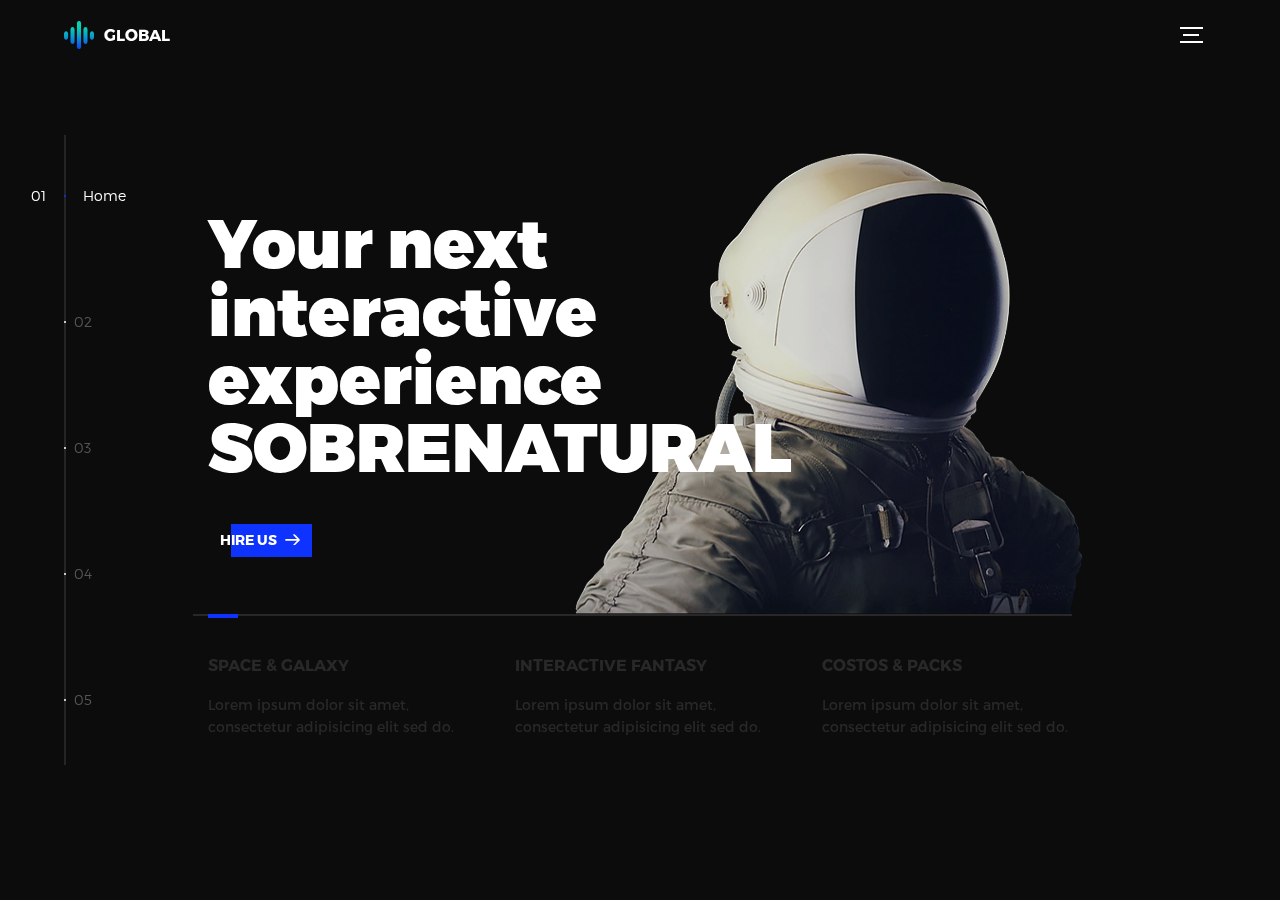
<file: codigo-html/index.html>
<!DOCTYPE html>
<html lang="en">

<head>
  <title>Global</title>
  <meta charset="utf-8">
  <meta name="viewport" content="width=device-width, initial-scale=1">
  <meta http-equiv="X-UA-Compatible" content="IE=edge">
  <meta name="description" content="HTML5 website template">
  <meta name="keywords" content="global, template, html, sass, jquery">
  <meta name="author" content="Bucky Maler">
  <link rel="stylesheet" href="assets/css/main.css">
</head>

<body>

  <!-- notification for small viewports and landscape oriented smartphones -->
  <div class="device-notification">
    <a class="device-notification--logo" href="#0">
      <img src="assets/img/logo.png" alt="Global">
      <p>NEOTechnology</p>
    </a>
    <p class="device-notification--message">Global has so much to offer that we must request you orient your device to
      portrait or find a larger screen. You won't be disappointed.</p>
  </div>

  <div class="perspective effect-rotate-left">
    <div class="container">
      <div class="outer-nav--return"></div>
      <div id="viewport" class="l-viewport">
        <div class="l-wrapper">
          <header class="header">
            <a class="header--logo" href="#0">
              <img src="assets/img/logo.png" alt="Global">
              <p>Global</p>
            </a>
            <button class="header--cta cta">HIRE US</button>
            <div class="header--nav-toggle">
              <span></span>
            </div>
          </header>
          <nav class="l-side-nav">
            <ul class="side-nav">
              <li class="is-active"><span>Home</span></li>
              <li><span>Works</span></li>
              <li><span>About</span></li>
              <li><span>Contact</span></li>
              <li><span>Hire us</span></li>
            </ul>
          </nav>
          <ul class="l-main-content main-content">
            <li class="l-section section section--is-active">
              <div class="intro">
                <div class="intro--banner">
                  <h1>Your next<br>interactive<br>experience<br>SOBRENATURAL</h1>
                  <button class="cta">Hire Us
                    <svg version="1.1" id="Layer_1" xmlns="http://www.w3.org/2000/svg"
                      xmlns:xlink="http://www.w3.org/1999/xlink" x="0px" y="0px" viewBox="0 0 150 118"
                      style="enable-background:new 0 0 150 118;" xml:space="preserve">
                      <g transform="translate(0.000000,118.000000) scale(0.100000,-0.100000)">
                        <path
                          d="M870,1167c-34-17-55-57-46-90c3-15,81-100,194-211l187-185l-565-1c-431,0-571-3-590-13c-55-28-64-94-18-137c21-20,33-20,597-20h575l-192-193C800,103,794,94,849,39c20-20,39-29,61-29c28,0,63,30,298,262c147,144,272,271,279,282c30,51,23,60-219,304C947,1180,926,1196,870,1167z" />
                      </g>
                    </svg>
                    <span class="btn-background"></span>
                  </button>
                  <img src="assets/img/introduction-visual.png" alt="Welcome">
                </div>
                <div class="intro--options">
                  <a href="#0">
                    <h3>SPACE &amp; GALAXY</h3>
                    <p>Lorem ipsum dolor sit amet, consectetur adipisicing elit sed do.</p>
                  </a>
                  <a href="#0">
                    <h3>interactive Fantasy</h3>
                    <p>Lorem ipsum dolor sit amet, consectetur adipisicing elit sed do.</p>
                  </a>
                  <a href="#0">
                    <h3>COSTOS &amp; PACKS</h3>
                    <p>Lorem ipsum dolor sit amet, consectetur adipisicing elit sed do.</p>
                  </a>
                </div>
              </div>
            </li>
            <li class="l-section section">
              <div class="work">
                <h2>Selected work</h2>
                <div class="work--lockup">
                  <ul class="slider">
                    <li class="slider--item slider--item-left">
                      <a href="#0">
                        <div class="slider--item-image">
                          <img src="assets/img/work-victory.jpg" alt="Victory">
                        </div>
                        <p class="slider--item-title">Victory</p>
                        <p class="slider--item-description">Lorem ipsum dolor sit amet, consectetur adipisicing elit sed
                          do.</p>
                      </a>
                    </li>
                    <li class="slider--item slider--item-center">
                      <a href="#0">
                        <div class="slider--item-image">
                          <img src="assets/img/work-metiew-smith.jpg" alt="Metiew and Smith">
                        </div>
                        <p class="slider--item-title">Metiew &amp; Smith</p>
                        <p class="slider--item-description">Lorem ipsum dolor sit amet, consectetur adipisicing elit sed
                          do.</p>
                      </a>
                    </li>
                    <li class="slider--item slider--item-right">
                      <a href="#0">
                        <div class="slider--item-image">
                          <img src="assets/img/work-alex-nowak.jpg" alt="Alex Nowak">
                        </div>
                        <p class="slider--item-title">Alex Nowak</p>
                        <p class="slider--item-description">Lorem ipsum dolor sit amet, consectetur adipisicing elit sed
                          do.</p>
                      </a>
                    </li>
                  </ul>
                  <div class="slider--prev">
                    <svg version="1.1" id="Layer_1" xmlns="http://www.w3.org/2000/svg"
                      xmlns:xlink="http://www.w3.org/1999/xlink" x="0px" y="0px" viewBox="0 0 150 118"
                      style="enable-background:new 0 0 150 118;" xml:space="preserve">
                      <g transform="translate(0.000000,118.000000) scale(0.100000,-0.100000)">
                        <path d="M561,1169C525,1155,10,640,3,612c-3-13,1-36,8-52c8-15,134-145,281-289C527,41,562,10,590,10c22,0,41,9,61,29
                    c55,55,49,64-163,278L296,510h575c564,0,576,0,597,20c46,43,37,109-18,137c-19,10-159,13-590,13l-565,1l182,180
                    c101,99,187,188,193,199c16,30,12,57-12,84C631,1174,595,1183,561,1169z" />
                      </g>
                    </svg>
                  </div>
                  <div class="slider--next">
                    <svg version="1.1" id="Layer_1" xmlns="http://www.w3.org/2000/svg"
                      xmlns:xlink="http://www.w3.org/1999/xlink" x="0px" y="0px" viewBox="0 0 150 118"
                      style="enable-background:new 0 0 150 118;" xml:space="preserve">
                      <g transform="translate(0.000000,118.000000) scale(0.100000,-0.100000)">
                        <path
                          d="M870,1167c-34-17-55-57-46-90c3-15,81-100,194-211l187-185l-565-1c-431,0-571-3-590-13c-55-28-64-94-18-137c21-20,33-20,597-20h575l-192-193C800,103,794,94,849,39c20-20,39-29,61-29c28,0,63,30,298,262c147,144,272,271,279,282c30,51,23,60-219,304C947,1180,926,1196,870,1167z" />
                      </g>
                    </svg>
                  </div>
                </div>
              </div>
            </li>
            <li class="l-section section">
              <div class="about">
                <div class="about--banner">
                  <h2>We<br>believe in<br>passionate<br>people</h2>
                  <a href="#0">Career
                    <span>
                      <svg version="1.1" id="Layer_1" xmlns="http://www.w3.org/2000/svg"
                        xmlns:xlink="http://www.w3.org/1999/xlink" x="0px" y="0px" viewBox="0 0 150 118"
                        style="enable-background:new 0 0 150 118;" xml:space="preserve">
                        <g transform="translate(0.000000,118.000000) scale(0.100000,-0.100000)">
                          <path
                            d="M870,1167c-34-17-55-57-46-90c3-15,81-100,194-211l187-185l-565-1c-431,0-571-3-590-13c-55-28-64-94-18-137c21-20,33-20,597-20h575l-192-193C800,103,794,94,849,39c20-20,39-29,61-29c28,0,63,30,298,262c147,144,272,271,279,282c30,51,23,60-219,304C947,1180,926,1196,870,1167z" />
                        </g>
                      </svg>
                    </span>
                  </a>
                  <img src="assets/img/about-visual.png" alt="About Us">
                </div>
                <div class="about--options">
                  <a href="#0">
                    <h3>Winners</h3>
                  </a>
                  <a href="#0">
                    <h3>Philosophy</h3>
                  </a>
                  <a href="#0">
                    <h3>History</h3>
                  </a>
                </div>
              </div>
            </li>
            <li class="l-section section">
              <div class="contact">
                <div class="contact--lockup">
                  <div class="modal">
                    <div class="modal--information">
                      <p>5 Av. Anatole France, 75007 Paris</p>
                      <a href="mailto:jvincent.camacho@gmail.com">jvincent.camacho@gmail.com</a>
                      <a href="tel:+33788026391">+33 788 02 63 91</a>
                    </div>
                    <ul class="modal--options">
                      <li><a href="#0">Instagram</a></li>
                      <li><a href="#0">Github</a></li>
                      <li><a href="mailto:jvincent.camacho@gmail.com">Contact Us</a></li>
                    </ul>
                  </div>
                </div>
              </div>
            </li>
            <li class="l-section section">
              <div class="hire">
                <h2>You want us to do</h2>
                <!-- checkout formspree.io for easy form setup -->
                <form class="work-request">
                  <div class="work-request--options">
                    <span class="options-a">
                      <input id="opt-1" type="checkbox" value="app design">
                      <label for="opt-1">
                        <svg version="1.1" id="Layer_1" xmlns="http://www.w3.org/2000/svg"
                          xmlns:xlink="http://www.w3.org/1999/xlink" x="0px" y="0px" viewBox="0 0 150 111"
                          style="enable-background:new 0 0 150 111;" xml:space="preserve">
                          <g transform="translate(0.000000,111.000000) scale(0.100000,-0.100000)">
                            <path
                              d="M950,705L555,310L360,505C253,612,160,700,155,700c-6,0-44-34-85-75l-75-75l278-278L550-5l475,475c261,261,475,480,475,485c0,13-132,145-145,145C1349,1100,1167,922,950,705z" />
                          </g>
                        </svg>
                        App Design
                      </label>
                      <input id="opt-2" type="checkbox" value="graphic design">
                      <label for="opt-2">
                        <svg version="1.1" id="Layer_1" xmlns="http://www.w3.org/2000/svg"
                          xmlns:xlink="http://www.w3.org/1999/xlink" x="0px" y="0px" viewBox="0 0 150 111"
                          style="enable-background:new 0 0 150 111;" xml:space="preserve">
                          <g transform="translate(0.000000,111.000000) scale(0.100000,-0.100000)">
                            <path
                              d="M950,705L555,310L360,505C253,612,160,700,155,700c-6,0-44-34-85-75l-75-75l278-278L550-5l475,475c261,261,475,480,475,485c0,13-132,145-145,145C1349,1100,1167,922,950,705z" />
                          </g>
                        </svg>
                        Graphic Design
                      </label>
                      <input id="opt-3" type="checkbox" value="motion design">
                      <label for="opt-3">
                        <svg version="1.1" id="Layer_1" xmlns="http://www.w3.org/2000/svg"
                          xmlns:xlink="http://www.w3.org/1999/xlink" x="0px" y="0px" viewBox="0 0 150 111"
                          style="enable-background:new 0 0 150 111;" xml:space="preserve">
                          <g transform="translate(0.000000,111.000000) scale(0.100000,-0.100000)">
                            <path
                              d="M950,705L555,310L360,505C253,612,160,700,155,700c-6,0-44-34-85-75l-75-75l278-278L550-5l475,475c261,261,475,480,475,485c0,13-132,145-145,145C1349,1100,1167,922,950,705z" />
                          </g>
                        </svg>
                        Motion Design
                      </label>
                    </span>
                    <span class="options-b">
                      <input id="opt-4" type="checkbox" value="ux design">
                      <label for="opt-4">
                        <svg version="1.1" id="Layer_1" xmlns="http://www.w3.org/2000/svg"
                          xmlns:xlink="http://www.w3.org/1999/xlink" x="0px" y="0px" viewBox="0 0 150 111"
                          style="enable-background:new 0 0 150 111;" xml:space="preserve">
                          <g transform="translate(0.000000,111.000000) scale(0.100000,-0.100000)">
                            <path
                              d="M950,705L555,310L360,505C253,612,160,700,155,700c-6,0-44-34-85-75l-75-75l278-278L550-5l475,475c261,261,475,480,475,485c0,13-132,145-145,145C1349,1100,1167,922,950,705z" />
                          </g>
                        </svg>
                        UX Design
                      </label>
                      <input id="opt-5" type="checkbox" value="webdesign">
                      <label for="opt-5">
                        <svg version="1.1" id="Layer_1" xmlns="http://www.w3.org/2000/svg"
                          xmlns:xlink="http://www.w3.org/1999/xlink" x="0px" y="0px" viewBox="0 0 150 111"
                          style="enable-background:new 0 0 150 111;" xml:space="preserve">
                          <g transform="translate(0.000000,111.000000) scale(0.100000,-0.100000)">
                            <path
                              d="M950,705L555,310L360,505C253,612,160,700,155,700c-6,0-44-34-85-75l-75-75l278-278L550-5l475,475c261,261,475,480,475,485c0,13-132,145-145,145C1349,1100,1167,922,950,705z" />
                          </g>
                        </svg>
                        Webdesign
                      </label>
                      <input id="opt-6" type="checkbox" value="marketing">
                      <label for="opt-6">
                        <svg version="1.1" id="Layer_1" xmlns="http://www.w3.org/2000/svg"
                          xmlns:xlink="http://www.w3.org/1999/xlink" x="0px" y="0px" viewBox="0 0 150 111"
                          style="enable-background:new 0 0 150 111;" xml:space="preserve">
                          <g transform="translate(0.000000,111.000000) scale(0.100000,-0.100000)">
                            <path
                              d="M950,705L555,310L360,505C253,612,160,700,155,700c-6,0-44-34-85-75l-75-75l278-278L550-5l475,475c261,261,475,480,475,485c0,13-132,145-145,145C1349,1100,1167,922,950,705z" />
                          </g>
                        </svg>
                        Marketing
                      </label>
                    </span>
                  </div>
                  <div class="work-request--information">
                    <div class="information-name">
                      <input id="name" type="text" spellcheck="false">
                      <label for="name">Name</label>
                    </div>
                    <div class="information-email">
                      <input id="email" type="email" spellcheck="false">
                      <label for="email">Email</label>
                    </div>
                  </div>
                  <input type="submit" value="Send Request">
                </form>
              </div>
            </li>
          </ul>
        </div>
      </div>
    </div>
    <ul class="outer-nav">
      <li class="is-active">Home</li>
      <li>Works</li>
      <li>About</li>
      <li>Contact</li>
      <li>Hire us</li>
    </ul>
  </div>

  <script src="https://ajax.googleapis.com/ajax/libs/jquery/2.2.4/jquery.min.js"></script>
  <script>window.jQuery || document.write('<script src="assets/js/vendor/jquery-2.2.4.min.js"><\/script>')</script>
  <script src="assets/js/functions-min.js"></script>
</body>

</html>
</file>
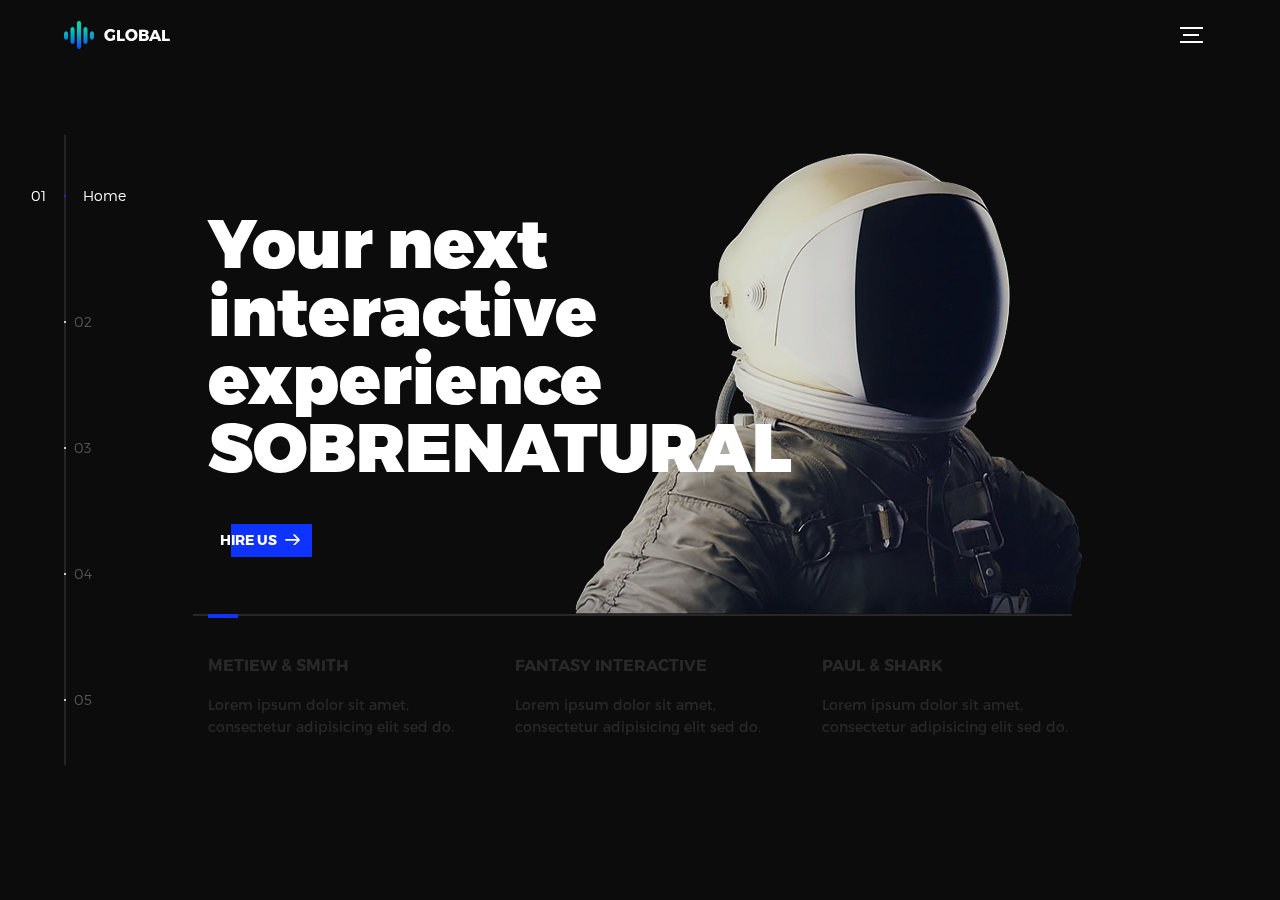
<file: global/index.html>
<!DOCTYPE html>
<html lang="en">

<head>
  <title>Global</title>
  <meta charset="utf-8">
  <meta name="viewport" content="width=device-width, initial-scale=1">
  <meta http-equiv="X-UA-Compatible" content="IE=edge">
  <meta name="description" content="HTML5 website template">
  <meta name="keywords" content="global, template, html, sass, jquery">
  <meta name="author" content="Bucky Maler">
  <link rel="stylesheet" href="assets/css/main.css">
</head>

<body>

  <!-- notification for small viewports and landscape oriented smartphones -->
  <div class="device-notification">
    <a class="device-notification--logo" href="#0">
      <img src="assets/img/logo.png" alt="Global">
      <p>Global</p>
    </a>
    <p class="device-notification--message">Global has so much to offer that we must request you orient your device to
      portrait or find a larger screen. You won't be disappointed.</p>
  </div>

  <div class="perspective effect-rotate-left">
    <div class="container">
      <div class="outer-nav--return"></div>
      <div id="viewport" class="l-viewport">
        <div class="l-wrapper">
          <header class="header">
            <a class="header--logo" href="#0">
              <img src="assets/img/logo.png" alt="Global">
              <p>Global</p>
            </a>
            <button class="header--cta cta">Hire Us</button>
            <div class="header--nav-toggle">
              <span></span>
            </div>
          </header>
          <nav class="l-side-nav">
            <ul class="side-nav">
              <li class="is-active"><span>Home</span></li>
              <li><span>Works</span></li>
              <li><span>About</span></li>
              <li><span>Contact</span></li>
              <li><span>Hire us</span></li>
            </ul>
          </nav>
          <ul class="l-main-content main-content">
            <li class="l-section section section--is-active">
              <div class="intro">
                <div class="intro--banner">
                  <h1>Your next<br>interactive<br>experience<br>SOBRENATURAL</h1>
                  <button class="cta">Hire Us
                    <svg version="1.1" id="Layer_1" xmlns="http://www.w3.org/2000/svg"
                      xmlns:xlink="http://www.w3.org/1999/xlink" x="0px" y="0px" viewBox="0 0 150 118"
                      style="enable-background:new 0 0 150 118;" xml:space="preserve">
                      <g transform="translate(0.000000,118.000000) scale(0.100000,-0.100000)">
                        <path
                          d="M870,1167c-34-17-55-57-46-90c3-15,81-100,194-211l187-185l-565-1c-431,0-571-3-590-13c-55-28-64-94-18-137c21-20,33-20,597-20h575l-192-193C800,103,794,94,849,39c20-20,39-29,61-29c28,0,63,30,298,262c147,144,272,271,279,282c30,51,23,60-219,304C947,1180,926,1196,870,1167z" />
                      </g>
                    </svg>
                    <span class="btn-background"></span>
                  </button>
                  <img src="assets/img/introduction-visual.png" alt="Welcome">
                </div>
                <div class="intro--options">
                  <a href="#0">
                    <h3>Metiew &amp; Smith</h3>
                    <p>Lorem ipsum dolor sit amet, consectetur adipisicing elit sed do.</p>
                  </a>
                  <a href="#0">
                    <h3>Fantasy interactive</h3>
                    <p>Lorem ipsum dolor sit amet, consectetur adipisicing elit sed do.</p>
                  </a>
                  <a href="#0">
                    <h3>Paul &amp; shark</h3>
                    <p>Lorem ipsum dolor sit amet, consectetur adipisicing elit sed do.</p>
                  </a>
                </div>
              </div>
            </li>
            <li class="l-section section">
              <div class="work">
                <h2>Selected work</h2>
                <div class="work--lockup">
                  <ul class="slider">
                    <li class="slider--item slider--item-left">
                      <a href="#0">
                        <div class="slider--item-image">
                          <img src="assets/img/work-victory.jpg" alt="Victory">
                        </div>
                        <p class="slider--item-title">Victory</p>
                        <p class="slider--item-description">Lorem ipsum dolor sit amet, consectetur adipisicing elit sed
                          do.</p>
                      </a>
                    </li>
                    <li class="slider--item slider--item-center">
                      <a href="#0">
                        <div class="slider--item-image">
                          <img src="assets/img/work-metiew-smith.jpg" alt="Metiew and Smith">
                        </div>
                        <p class="slider--item-title">Metiew &amp; Smith</p>
                        <p class="slider--item-description">Lorem ipsum dolor sit amet, consectetur adipisicing elit sed
                          do.</p>
                      </a>
                    </li>
                    <li class="slider--item slider--item-right">
                      <a href="#0">
                        <div class="slider--item-image">
                          <img src="assets/img/work-alex-nowak.jpg" alt="Alex Nowak">
                        </div>
                        <p class="slider--item-title">Alex Nowak</p>
                        <p class="slider--item-description">Lorem ipsum dolor sit amet, consectetur adipisicing elit sed
                          do.</p>
                      </a>
                    </li>
                  </ul>
                  <div class="slider--prev">
                    <svg version="1.1" id="Layer_1" xmlns="http://www.w3.org/2000/svg"
                      xmlns:xlink="http://www.w3.org/1999/xlink" x="0px" y="0px" viewBox="0 0 150 118"
                      style="enable-background:new 0 0 150 118;" xml:space="preserve">
                      <g transform="translate(0.000000,118.000000) scale(0.100000,-0.100000)">
                        <path d="M561,1169C525,1155,10,640,3,612c-3-13,1-36,8-52c8-15,134-145,281-289C527,41,562,10,590,10c22,0,41,9,61,29
                    c55,55,49,64-163,278L296,510h575c564,0,576,0,597,20c46,43,37,109-18,137c-19,10-159,13-590,13l-565,1l182,180
                    c101,99,187,188,193,199c16,30,12,57-12,84C631,1174,595,1183,561,1169z" />
                      </g>
                    </svg>
                  </div>
                  <div class="slider--next">
                    <svg version="1.1" id="Layer_1" xmlns="http://www.w3.org/2000/svg"
                      xmlns:xlink="http://www.w3.org/1999/xlink" x="0px" y="0px" viewBox="0 0 150 118"
                      style="enable-background:new 0 0 150 118;" xml:space="preserve">
                      <g transform="translate(0.000000,118.000000) scale(0.100000,-0.100000)">
                        <path
                          d="M870,1167c-34-17-55-57-46-90c3-15,81-100,194-211l187-185l-565-1c-431,0-571-3-590-13c-55-28-64-94-18-137c21-20,33-20,597-20h575l-192-193C800,103,794,94,849,39c20-20,39-29,61-29c28,0,63,30,298,262c147,144,272,271,279,282c30,51,23,60-219,304C947,1180,926,1196,870,1167z" />
                      </g>
                    </svg>
                  </div>
                </div>
              </div>
            </li>
            <li class="l-section section">
              <div class="about">
                <div class="about--banner">
                  <h2>We<br>believe in<br>passionate<br>people</h2>
                  <a href="#0">Career
                    <span>
                      <svg version="1.1" id="Layer_1" xmlns="http://www.w3.org/2000/svg"
                        xmlns:xlink="http://www.w3.org/1999/xlink" x="0px" y="0px" viewBox="0 0 150 118"
                        style="enable-background:new 0 0 150 118;" xml:space="preserve">
                        <g transform="translate(0.000000,118.000000) scale(0.100000,-0.100000)">
                          <path
                            d="M870,1167c-34-17-55-57-46-90c3-15,81-100,194-211l187-185l-565-1c-431,0-571-3-590-13c-55-28-64-94-18-137c21-20,33-20,597-20h575l-192-193C800,103,794,94,849,39c20-20,39-29,61-29c28,0,63,30,298,262c147,144,272,271,279,282c30,51,23,60-219,304C947,1180,926,1196,870,1167z" />
                        </g>
                      </svg>
                    </span>
                  </a>
                  <img src="assets/img/about-visual.png" alt="About Us">
                </div>
                <div class="about--options">
                  <a href="#0">
                    <h3>Winners</h3>
                  </a>
                  <a href="#0">
                    <h3>Philosophy</h3>
                  </a>
                  <a href="#0">
                    <h3>History</h3>
                  </a>
                </div>
              </div>
            </li>
            <li class="l-section section">
              <div class="contact">
                <div class="contact--lockup">
                  <div class="modal">
                    <div class="modal--information">
                      <p>5 Av. Anatole France, 75007 Paris</p>
                      <a href="mailto:jvincent.camacho@gmail.com">jvincent.camacho@gmail.com</a>
                      <a href="tel:+33788026391">+33 788 02 63 91</a>
                    </div>
                    <ul class="modal--options">
                      <li><a href="#0">Instagram</a></li>
                      <li><a href="#0">Github</a></li>
                      <li><a href="mailto:jvincent.camacho@gmail.com">Contact Us</a></li>
                    </ul>
                  </div>
                </div>
              </div>
            </li>
            <li class="l-section section">
              <div class="hire">
                <h2>You want us to do</h2>
                <!-- checkout formspree.io for easy form setup -->
                <form class="work-request">
                  <div class="work-request--options">
                    <span class="options-a">
                      <input id="opt-1" type="checkbox" value="app design">
                      <label for="opt-1">
                        <svg version="1.1" id="Layer_1" xmlns="http://www.w3.org/2000/svg"
                          xmlns:xlink="http://www.w3.org/1999/xlink" x="0px" y="0px" viewBox="0 0 150 111"
                          style="enable-background:new 0 0 150 111;" xml:space="preserve">
                          <g transform="translate(0.000000,111.000000) scale(0.100000,-0.100000)">
                            <path
                              d="M950,705L555,310L360,505C253,612,160,700,155,700c-6,0-44-34-85-75l-75-75l278-278L550-5l475,475c261,261,475,480,475,485c0,13-132,145-145,145C1349,1100,1167,922,950,705z" />
                          </g>
                        </svg>
                        App Design
                      </label>
                      <input id="opt-2" type="checkbox" value="graphic design">
                      <label for="opt-2">
                        <svg version="1.1" id="Layer_1" xmlns="http://www.w3.org/2000/svg"
                          xmlns:xlink="http://www.w3.org/1999/xlink" x="0px" y="0px" viewBox="0 0 150 111"
                          style="enable-background:new 0 0 150 111;" xml:space="preserve">
                          <g transform="translate(0.000000,111.000000) scale(0.100000,-0.100000)">
                            <path
                              d="M950,705L555,310L360,505C253,612,160,700,155,700c-6,0-44-34-85-75l-75-75l278-278L550-5l475,475c261,261,475,480,475,485c0,13-132,145-145,145C1349,1100,1167,922,950,705z" />
                          </g>
                        </svg>
                        Graphic Design
                      </label>
                      <input id="opt-3" type="checkbox" value="motion design">
                      <label for="opt-3">
                        <svg version="1.1" id="Layer_1" xmlns="http://www.w3.org/2000/svg"
                          xmlns:xlink="http://www.w3.org/1999/xlink" x="0px" y="0px" viewBox="0 0 150 111"
                          style="enable-background:new 0 0 150 111;" xml:space="preserve">
                          <g transform="translate(0.000000,111.000000) scale(0.100000,-0.100000)">
                            <path
                              d="M950,705L555,310L360,505C253,612,160,700,155,700c-6,0-44-34-85-75l-75-75l278-278L550-5l475,475c261,261,475,480,475,485c0,13-132,145-145,145C1349,1100,1167,922,950,705z" />
                          </g>
                        </svg>
                        Motion Design
                      </label>
                    </span>
                    <span class="options-b">
                      <input id="opt-4" type="checkbox" value="ux design">
                      <label for="opt-4">
                        <svg version="1.1" id="Layer_1" xmlns="http://www.w3.org/2000/svg"
                          xmlns:xlink="http://www.w3.org/1999/xlink" x="0px" y="0px" viewBox="0 0 150 111"
                          style="enable-background:new 0 0 150 111;" xml:space="preserve">
                          <g transform="translate(0.000000,111.000000) scale(0.100000,-0.100000)">
                            <path
                              d="M950,705L555,310L360,505C253,612,160,700,155,700c-6,0-44-34-85-75l-75-75l278-278L550-5l475,475c261,261,475,480,475,485c0,13-132,145-145,145C1349,1100,1167,922,950,705z" />
                          </g>
                        </svg>
                        UX Design
                      </label>
                      <input id="opt-5" type="checkbox" value="webdesign">
                      <label for="opt-5">
                        <svg version="1.1" id="Layer_1" xmlns="http://www.w3.org/2000/svg"
                          xmlns:xlink="http://www.w3.org/1999/xlink" x="0px" y="0px" viewBox="0 0 150 111"
                          style="enable-background:new 0 0 150 111;" xml:space="preserve">
                          <g transform="translate(0.000000,111.000000) scale(0.100000,-0.100000)">
                            <path
                              d="M950,705L555,310L360,505C253,612,160,700,155,700c-6,0-44-34-85-75l-75-75l278-278L550-5l475,475c261,261,475,480,475,485c0,13-132,145-145,145C1349,1100,1167,922,950,705z" />
                          </g>
                        </svg>
                        Webdesign
                      </label>
                      <input id="opt-6" type="checkbox" value="marketing">
                      <label for="opt-6">
                        <svg version="1.1" id="Layer_1" xmlns="http://www.w3.org/2000/svg"
                          xmlns:xlink="http://www.w3.org/1999/xlink" x="0px" y="0px" viewBox="0 0 150 111"
                          style="enable-background:new 0 0 150 111;" xml:space="preserve">
                          <g transform="translate(0.000000,111.000000) scale(0.100000,-0.100000)">
                            <path
                              d="M950,705L555,310L360,505C253,612,160,700,155,700c-6,0-44-34-85-75l-75-75l278-278L550-5l475,475c261,261,475,480,475,485c0,13-132,145-145,145C1349,1100,1167,922,950,705z" />
                          </g>
                        </svg>
                        Marketing
                      </label>
                    </span>
                  </div>
                  <div class="work-request--information">
                    <div class="information-name">
                      <input id="name" type="text" spellcheck="false">
                      <label for="name">Name</label>
                    </div>
                    <div class="information-email">
                      <input id="email" type="email" spellcheck="false">
                      <label for="email">Email</label>
                    </div>
                  </div>
                  <input type="submit" value="Send Request">
                </form>
              </div>
            </li>
          </ul>
        </div>
      </div>
    </div>
    <ul class="outer-nav">
      <li class="is-active">Home</li>
      <li>Works</li>
      <li>About</li>
      <li>Contact</li>
      <li>Hire us</li>
    </ul>
  </div>

  <script src="https://ajax.googleapis.com/ajax/libs/jquery/2.2.4/jquery.min.js"></script>
  <script>window.jQuery || document.write('<script src="assets/js/vendor/jquery-2.2.4.min.js"><\/script>')</script>
  <script src="assets/js/functions-min.js"></script>
</body>

</html>
</file>
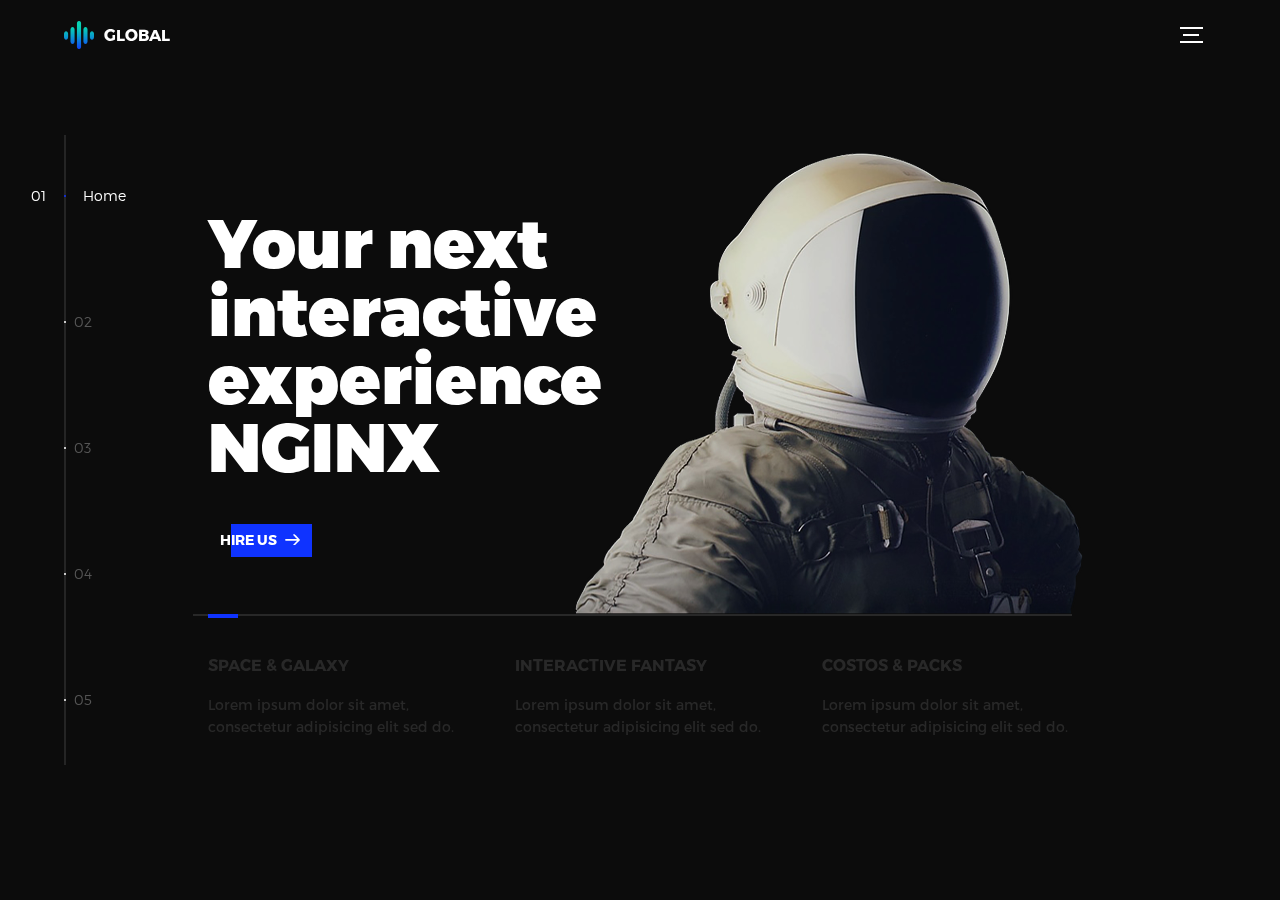
<file: ejemplo-imagen-nginx/codigo-html/index.html>
<!DOCTYPE html>
<html lang="en">

<head>
  <title>Global</title>
  <meta charset="utf-8">
  <meta name="viewport" content="width=device-width, initial-scale=1">
  <meta http-equiv="X-UA-Compatible" content="IE=edge">
  <meta name="description" content="HTML5 website template">
  <meta name="keywords" content="global, template, html, sass, jquery">
  <meta name="author" content="Bucky Maler">
  <link rel="stylesheet" href="assets/css/main.css">
</head>

<body>

  <!-- notification for small viewports and landscape oriented smartphones -->
  <div class="device-notification">
    <a class="device-notification--logo" href="#0">
      <img src="assets/img/logo.png" alt="Global">
      <p>NEOTechnology</p>
    </a>
    <p class="device-notification--message">Global has so much to offer that we must request you orient your device to
      portrait or find a larger screen. You won't be disappointed.</p>
  </div>

  <div class="perspective effect-rotate-left">
    <div class="container">
      <div class="outer-nav--return"></div>
      <div id="viewport" class="l-viewport">
        <div class="l-wrapper">
          <header class="header">
            <a class="header--logo" href="#0">
              <img src="assets/img/logo.png" alt="Global">
              <p>Global</p>
            </a>
            <button class="header--cta cta">HIRE US</button>
            <div class="header--nav-toggle">
              <span></span>
            </div>
          </header>
          <nav class="l-side-nav">
            <ul class="side-nav">
              <li class="is-active"><span>Home</span></li>
              <li><span>Works</span></li>
              <li><span>About</span></li>
              <li><span>Contact</span></li>
              <li><span>Hire us</span></li>
            </ul>
          </nav>
          <ul class="l-main-content main-content">
            <li class="l-section section section--is-active">
              <div class="intro">
                <div class="intro--banner">
                  <h1>Your next<br>interactive<br>experience<br>NGINX</h1>
                  <button class="cta">Hire Us
                    <svg version="1.1" id="Layer_1" xmlns="http://www.w3.org/2000/svg"
                      xmlns:xlink="http://www.w3.org/1999/xlink" x="0px" y="0px" viewBox="0 0 150 118"
                      style="enable-background:new 0 0 150 118;" xml:space="preserve">
                      <g transform="translate(0.000000,118.000000) scale(0.100000,-0.100000)">
                        <path
                          d="M870,1167c-34-17-55-57-46-90c3-15,81-100,194-211l187-185l-565-1c-431,0-571-3-590-13c-55-28-64-94-18-137c21-20,33-20,597-20h575l-192-193C800,103,794,94,849,39c20-20,39-29,61-29c28,0,63,30,298,262c147,144,272,271,279,282c30,51,23,60-219,304C947,1180,926,1196,870,1167z" />
                      </g>
                    </svg>
                    <span class="btn-background"></span>
                  </button>
                  <img src="assets/img/introduction-visual.png" alt="Welcome">
                </div>
                <div class="intro--options">
                  <a href="#0">
                    <h3>SPACE &amp; GALAXY</h3>
                    <p>Lorem ipsum dolor sit amet, consectetur adipisicing elit sed do.</p>
                  </a>
                  <a href="#0">
                    <h3>interactive Fantasy</h3>
                    <p>Lorem ipsum dolor sit amet, consectetur adipisicing elit sed do.</p>
                  </a>
                  <a href="#0">
                    <h3>COSTOS &amp; PACKS</h3>
                    <p>Lorem ipsum dolor sit amet, consectetur adipisicing elit sed do.</p>
                  </a>
                </div>
              </div>
            </li>
            <li class="l-section section">
              <div class="work">
                <h2>Selected work</h2>
                <div class="work--lockup">
                  <ul class="slider">
                    <li class="slider--item slider--item-left">
                      <a href="#0">
                        <div class="slider--item-image">
                          <img src="assets/img/work-victory.jpg" alt="Victory">
                        </div>
                        <p class="slider--item-title">Victory</p>
                        <p class="slider--item-description">Lorem ipsum dolor sit amet, consectetur adipisicing elit sed
                          do.</p>
                      </a>
                    </li>
                    <li class="slider--item slider--item-center">
                      <a href="#0">
                        <div class="slider--item-image">
                          <img src="assets/img/work-metiew-smith.jpg" alt="Metiew and Smith">
                        </div>
                        <p class="slider--item-title">Metiew &amp; Smith</p>
                        <p class="slider--item-description">Lorem ipsum dolor sit amet, consectetur adipisicing elit sed
                          do.</p>
                      </a>
                    </li>
                    <li class="slider--item slider--item-right">
                      <a href="#0">
                        <div class="slider--item-image">
                          <img src="assets/img/work-alex-nowak.jpg" alt="Alex Nowak">
                        </div>
                        <p class="slider--item-title">Alex Nowak</p>
                        <p class="slider--item-description">Lorem ipsum dolor sit amet, consectetur adipisicing elit sed
                          do.</p>
                      </a>
                    </li>
                  </ul>
                  <div class="slider--prev">
                    <svg version="1.1" id="Layer_1" xmlns="http://www.w3.org/2000/svg"
                      xmlns:xlink="http://www.w3.org/1999/xlink" x="0px" y="0px" viewBox="0 0 150 118"
                      style="enable-background:new 0 0 150 118;" xml:space="preserve">
                      <g transform="translate(0.000000,118.000000) scale(0.100000,-0.100000)">
                        <path d="M561,1169C525,1155,10,640,3,612c-3-13,1-36,8-52c8-15,134-145,281-289C527,41,562,10,590,10c22,0,41,9,61,29
                    c55,55,49,64-163,278L296,510h575c564,0,576,0,597,20c46,43,37,109-18,137c-19,10-159,13-590,13l-565,1l182,180
                    c101,99,187,188,193,199c16,30,12,57-12,84C631,1174,595,1183,561,1169z" />
                      </g>
                    </svg>
                  </div>
                  <div class="slider--next">
                    <svg version="1.1" id="Layer_1" xmlns="http://www.w3.org/2000/svg"
                      xmlns:xlink="http://www.w3.org/1999/xlink" x="0px" y="0px" viewBox="0 0 150 118"
                      style="enable-background:new 0 0 150 118;" xml:space="preserve">
                      <g transform="translate(0.000000,118.000000) scale(0.100000,-0.100000)">
                        <path
                          d="M870,1167c-34-17-55-57-46-90c3-15,81-100,194-211l187-185l-565-1c-431,0-571-3-590-13c-55-28-64-94-18-137c21-20,33-20,597-20h575l-192-193C800,103,794,94,849,39c20-20,39-29,61-29c28,0,63,30,298,262c147,144,272,271,279,282c30,51,23,60-219,304C947,1180,926,1196,870,1167z" />
                      </g>
                    </svg>
                  </div>
                </div>
              </div>
            </li>
            <li class="l-section section">
              <div class="about">
                <div class="about--banner">
                  <h2>We<br>believe in<br>passionate<br>people</h2>
                  <a href="#0">Career
                    <span>
                      <svg version="1.1" id="Layer_1" xmlns="http://www.w3.org/2000/svg"
                        xmlns:xlink="http://www.w3.org/1999/xlink" x="0px" y="0px" viewBox="0 0 150 118"
                        style="enable-background:new 0 0 150 118;" xml:space="preserve">
                        <g transform="translate(0.000000,118.000000) scale(0.100000,-0.100000)">
                          <path
                            d="M870,1167c-34-17-55-57-46-90c3-15,81-100,194-211l187-185l-565-1c-431,0-571-3-590-13c-55-28-64-94-18-137c21-20,33-20,597-20h575l-192-193C800,103,794,94,849,39c20-20,39-29,61-29c28,0,63,30,298,262c147,144,272,271,279,282c30,51,23,60-219,304C947,1180,926,1196,870,1167z" />
                        </g>
                      </svg>
                    </span>
                  </a>
                  <img src="assets/img/about-visual.png" alt="About Us">
                </div>
                <div class="about--options">
                  <a href="#0">
                    <h3>Winners</h3>
                  </a>
                  <a href="#0">
                    <h3>Philosophy</h3>
                  </a>
                  <a href="#0">
                    <h3>History</h3>
                  </a>
                </div>
              </div>
            </li>
            <li class="l-section section">
              <div class="contact">
                <div class="contact--lockup">
                  <div class="modal">
                    <div class="modal--information">
                      <p>5 Av. Anatole France, 75007 Paris</p>
                      <a href="mailto:jvincent.camacho@gmail.com">jvincent.camacho@gmail.com</a>
                      <a href="tel:+33788026391">+33 788 02 63 91</a>
                    </div>
                    <ul class="modal--options">
                      <li><a href="#0">Instagram</a></li>
                      <li><a href="#0">Github</a></li>
                      <li><a href="mailto:jvincent.camacho@gmail.com">Contact Us</a></li>
                    </ul>
                  </div>
                </div>
              </div>
            </li>
            <li class="l-section section">
              <div class="hire">
                <h2>You want us to do</h2>
                <!-- checkout formspree.io for easy form setup -->
                <form class="work-request">
                  <div class="work-request--options">
                    <span class="options-a">
                      <input id="opt-1" type="checkbox" value="app design">
                      <label for="opt-1">
                        <svg version="1.1" id="Layer_1" xmlns="http://www.w3.org/2000/svg"
                          xmlns:xlink="http://www.w3.org/1999/xlink" x="0px" y="0px" viewBox="0 0 150 111"
                          style="enable-background:new 0 0 150 111;" xml:space="preserve">
                          <g transform="translate(0.000000,111.000000) scale(0.100000,-0.100000)">
                            <path
                              d="M950,705L555,310L360,505C253,612,160,700,155,700c-6,0-44-34-85-75l-75-75l278-278L550-5l475,475c261,261,475,480,475,485c0,13-132,145-145,145C1349,1100,1167,922,950,705z" />
                          </g>
                        </svg>
                        App Design
                      </label>
                      <input id="opt-2" type="checkbox" value="graphic design">
                      <label for="opt-2">
                        <svg version="1.1" id="Layer_1" xmlns="http://www.w3.org/2000/svg"
                          xmlns:xlink="http://www.w3.org/1999/xlink" x="0px" y="0px" viewBox="0 0 150 111"
                          style="enable-background:new 0 0 150 111;" xml:space="preserve">
                          <g transform="translate(0.000000,111.000000) scale(0.100000,-0.100000)">
                            <path
                              d="M950,705L555,310L360,505C253,612,160,700,155,700c-6,0-44-34-85-75l-75-75l278-278L550-5l475,475c261,261,475,480,475,485c0,13-132,145-145,145C1349,1100,1167,922,950,705z" />
                          </g>
                        </svg>
                        Graphic Design
                      </label>
                      <input id="opt-3" type="checkbox" value="motion design">
                      <label for="opt-3">
                        <svg version="1.1" id="Layer_1" xmlns="http://www.w3.org/2000/svg"
                          xmlns:xlink="http://www.w3.org/1999/xlink" x="0px" y="0px" viewBox="0 0 150 111"
                          style="enable-background:new 0 0 150 111;" xml:space="preserve">
                          <g transform="translate(0.000000,111.000000) scale(0.100000,-0.100000)">
                            <path
                              d="M950,705L555,310L360,505C253,612,160,700,155,700c-6,0-44-34-85-75l-75-75l278-278L550-5l475,475c261,261,475,480,475,485c0,13-132,145-145,145C1349,1100,1167,922,950,705z" />
                          </g>
                        </svg>
                        Motion Design
                      </label>
                    </span>
                    <span class="options-b">
                      <input id="opt-4" type="checkbox" value="ux design">
                      <label for="opt-4">
                        <svg version="1.1" id="Layer_1" xmlns="http://www.w3.org/2000/svg"
                          xmlns:xlink="http://www.w3.org/1999/xlink" x="0px" y="0px" viewBox="0 0 150 111"
                          style="enable-background:new 0 0 150 111;" xml:space="preserve">
                          <g transform="translate(0.000000,111.000000) scale(0.100000,-0.100000)">
                            <path
                              d="M950,705L555,310L360,505C253,612,160,700,155,700c-6,0-44-34-85-75l-75-75l278-278L550-5l475,475c261,261,475,480,475,485c0,13-132,145-145,145C1349,1100,1167,922,950,705z" />
                          </g>
                        </svg>
                        UX Design
                      </label>
                      <input id="opt-5" type="checkbox" value="webdesign">
                      <label for="opt-5">
                        <svg version="1.1" id="Layer_1" xmlns="http://www.w3.org/2000/svg"
                          xmlns:xlink="http://www.w3.org/1999/xlink" x="0px" y="0px" viewBox="0 0 150 111"
                          style="enable-background:new 0 0 150 111;" xml:space="preserve">
                          <g transform="translate(0.000000,111.000000) scale(0.100000,-0.100000)">
                            <path
                              d="M950,705L555,310L360,505C253,612,160,700,155,700c-6,0-44-34-85-75l-75-75l278-278L550-5l475,475c261,261,475,480,475,485c0,13-132,145-145,145C1349,1100,1167,922,950,705z" />
                          </g>
                        </svg>
                        Webdesign
                      </label>
                      <input id="opt-6" type="checkbox" value="marketing">
                      <label for="opt-6">
                        <svg version="1.1" id="Layer_1" xmlns="http://www.w3.org/2000/svg"
                          xmlns:xlink="http://www.w3.org/1999/xlink" x="0px" y="0px" viewBox="0 0 150 111"
                          style="enable-background:new 0 0 150 111;" xml:space="preserve">
                          <g transform="translate(0.000000,111.000000) scale(0.100000,-0.100000)">
                            <path
                              d="M950,705L555,310L360,505C253,612,160,700,155,700c-6,0-44-34-85-75l-75-75l278-278L550-5l475,475c261,261,475,480,475,485c0,13-132,145-145,145C1349,1100,1167,922,950,705z" />
                          </g>
                        </svg>
                        Marketing
                      </label>
                    </span>
                  </div>
                  <div class="work-request--information">
                    <div class="information-name">
                      <input id="name" type="text" spellcheck="false">
                      <label for="name">Name</label>
                    </div>
                    <div class="information-email">
                      <input id="email" type="email" spellcheck="false">
                      <label for="email">Email</label>
                    </div>
                  </div>
                  <input type="submit" value="Send Request">
                </form>
              </div>
            </li>
          </ul>
        </div>
      </div>
    </div>
    <ul class="outer-nav">
      <li class="is-active">Home</li>
      <li>Works</li>
      <li>About</li>
      <li>Contact</li>
      <li>Hire us</li>
    </ul>
  </div>

  <script src="https://ajax.googleapis.com/ajax/libs/jquery/2.2.4/jquery.min.js"></script>
  <script>window.jQuery || document.write('<script src="assets/js/vendor/jquery-2.2.4.min.js"><\/script>')</script>
  <script src="assets/js/functions-min.js"></script>
</body>

</html>
</file>
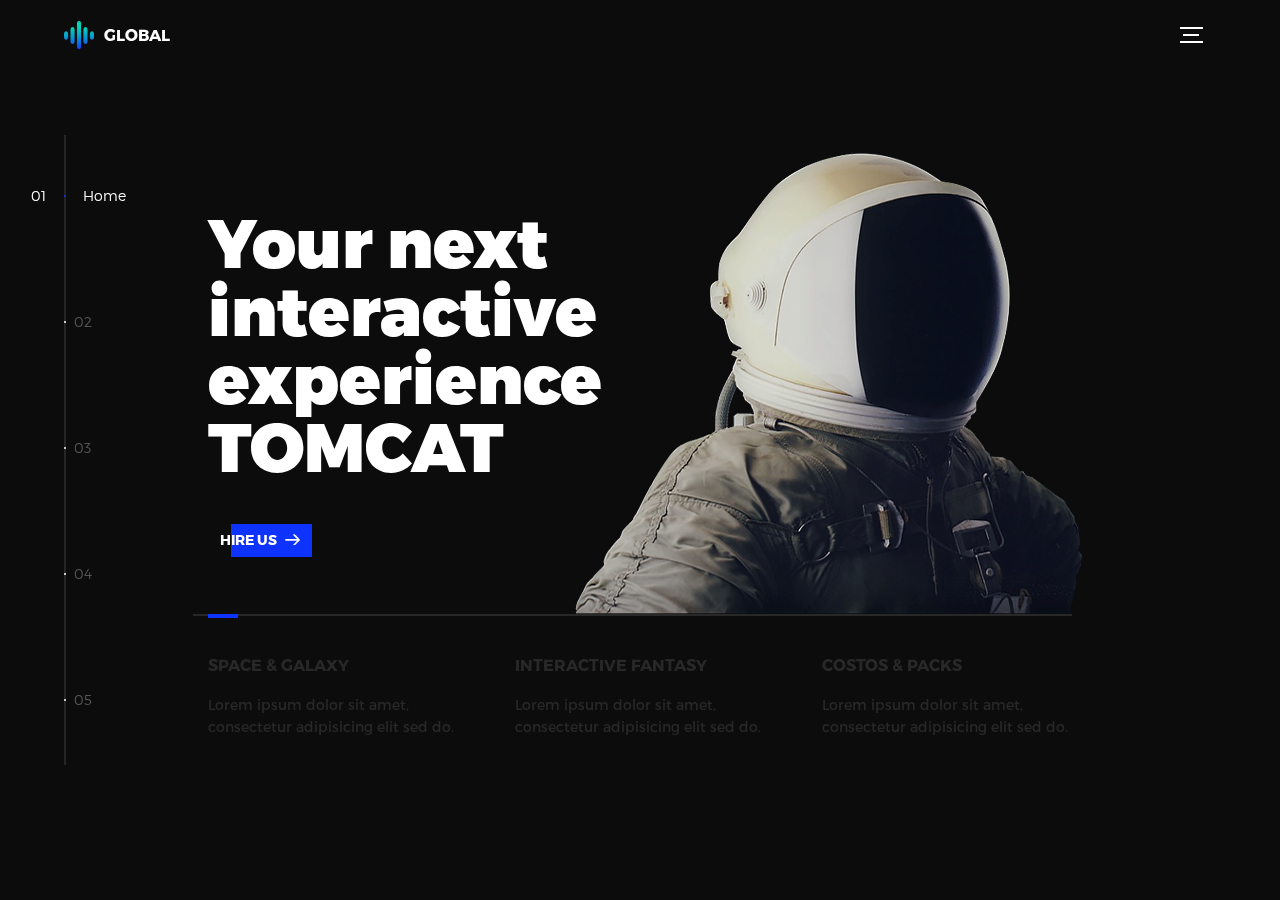
<file: ejemplo-imagen-tomcat/codigo-html/index.html>
<!DOCTYPE html>
<html lang="en">

<head>
  <title>Global</title>
  <meta charset="utf-8">
  <meta name="viewport" content="width=device-width, initial-scale=1">
  <meta http-equiv="X-UA-Compatible" content="IE=edge">
  <meta name="description" content="HTML5 website template">
  <meta name="keywords" content="global, template, html, sass, jquery">
  <meta name="author" content="Bucky Maler">
  <link rel="stylesheet" href="assets/css/main.css">
</head>

<body>

  <!-- notification for small viewports and landscape oriented smartphones -->
  <div class="device-notification">
    <a class="device-notification--logo" href="#0">
      <img src="assets/img/logo.png" alt="Global">
      <p>NEOTechnology</p>
    </a>
    <p class="device-notification--message">Global has so much to offer that we must request you orient your device to
      portrait or find a larger screen. You won't be disappointed.</p>
  </div>

  <div class="perspective effect-rotate-left">
    <div class="container">
      <div class="outer-nav--return"></div>
      <div id="viewport" class="l-viewport">
        <div class="l-wrapper">
          <header class="header">
            <a class="header--logo" href="#0">
              <img src="assets/img/logo.png" alt="Global">
              <p>Global</p>
            </a>
            <button class="header--cta cta">HIRE US</button>
            <div class="header--nav-toggle">
              <span></span>
            </div>
          </header>
          <nav class="l-side-nav">
            <ul class="side-nav">
              <li class="is-active"><span>Home</span></li>
              <li><span>Works</span></li>
              <li><span>About</span></li>
              <li><span>Contact</span></li>
              <li><span>Hire us</span></li>
            </ul>
          </nav>
          <ul class="l-main-content main-content">
            <li class="l-section section section--is-active">
              <div class="intro">
                <div class="intro--banner">
                  <h1>Your next<br>interactive<br>experience<br>TOMCAT</h1>
                  <button class="cta">Hire Us
                    <svg version="1.1" id="Layer_1" xmlns="http://www.w3.org/2000/svg"
                      xmlns:xlink="http://www.w3.org/1999/xlink" x="0px" y="0px" viewBox="0 0 150 118"
                      style="enable-background:new 0 0 150 118;" xml:space="preserve">
                      <g transform="translate(0.000000,118.000000) scale(0.100000,-0.100000)">
                        <path
                          d="M870,1167c-34-17-55-57-46-90c3-15,81-100,194-211l187-185l-565-1c-431,0-571-3-590-13c-55-28-64-94-18-137c21-20,33-20,597-20h575l-192-193C800,103,794,94,849,39c20-20,39-29,61-29c28,0,63,30,298,262c147,144,272,271,279,282c30,51,23,60-219,304C947,1180,926,1196,870,1167z" />
                      </g>
                    </svg>
                    <span class="btn-background"></span>
                  </button>
                  <img src="assets/img/introduction-visual.png" alt="Welcome">
                </div>
                <div class="intro--options">
                  <a href="#0">
                    <h3>SPACE &amp; GALAXY</h3>
                    <p>Lorem ipsum dolor sit amet, consectetur adipisicing elit sed do.</p>
                  </a>
                  <a href="#0">
                    <h3>interactive Fantasy</h3>
                    <p>Lorem ipsum dolor sit amet, consectetur adipisicing elit sed do.</p>
                  </a>
                  <a href="#0">
                    <h3>COSTOS &amp; PACKS</h3>
                    <p>Lorem ipsum dolor sit amet, consectetur adipisicing elit sed do.</p>
                  </a>
                </div>
              </div>
            </li>
            <li class="l-section section">
              <div class="work">
                <h2>Selected work</h2>
                <div class="work--lockup">
                  <ul class="slider">
                    <li class="slider--item slider--item-left">
                      <a href="#0">
                        <div class="slider--item-image">
                          <img src="assets/img/work-victory.jpg" alt="Victory">
                        </div>
                        <p class="slider--item-title">Victory</p>
                        <p class="slider--item-description">Lorem ipsum dolor sit amet, consectetur adipisicing elit sed
                          do.</p>
                      </a>
                    </li>
                    <li class="slider--item slider--item-center">
                      <a href="#0">
                        <div class="slider--item-image">
                          <img src="assets/img/work-metiew-smith.jpg" alt="Metiew and Smith">
                        </div>
                        <p class="slider--item-title">Metiew &amp; Smith</p>
                        <p class="slider--item-description">Lorem ipsum dolor sit amet, consectetur adipisicing elit sed
                          do.</p>
                      </a>
                    </li>
                    <li class="slider--item slider--item-right">
                      <a href="#0">
                        <div class="slider--item-image">
                          <img src="assets/img/work-alex-nowak.jpg" alt="Alex Nowak">
                        </div>
                        <p class="slider--item-title">Alex Nowak</p>
                        <p class="slider--item-description">Lorem ipsum dolor sit amet, consectetur adipisicing elit sed
                          do.</p>
                      </a>
                    </li>
                  </ul>
                  <div class="slider--prev">
                    <svg version="1.1" id="Layer_1" xmlns="http://www.w3.org/2000/svg"
                      xmlns:xlink="http://www.w3.org/1999/xlink" x="0px" y="0px" viewBox="0 0 150 118"
                      style="enable-background:new 0 0 150 118;" xml:space="preserve">
                      <g transform="translate(0.000000,118.000000) scale(0.100000,-0.100000)">
                        <path d="M561,1169C525,1155,10,640,3,612c-3-13,1-36,8-52c8-15,134-145,281-289C527,41,562,10,590,10c22,0,41,9,61,29
                    c55,55,49,64-163,278L296,510h575c564,0,576,0,597,20c46,43,37,109-18,137c-19,10-159,13-590,13l-565,1l182,180
                    c101,99,187,188,193,199c16,30,12,57-12,84C631,1174,595,1183,561,1169z" />
                      </g>
                    </svg>
                  </div>
                  <div class="slider--next">
                    <svg version="1.1" id="Layer_1" xmlns="http://www.w3.org/2000/svg"
                      xmlns:xlink="http://www.w3.org/1999/xlink" x="0px" y="0px" viewBox="0 0 150 118"
                      style="enable-background:new 0 0 150 118;" xml:space="preserve">
                      <g transform="translate(0.000000,118.000000) scale(0.100000,-0.100000)">
                        <path
                          d="M870,1167c-34-17-55-57-46-90c3-15,81-100,194-211l187-185l-565-1c-431,0-571-3-590-13c-55-28-64-94-18-137c21-20,33-20,597-20h575l-192-193C800,103,794,94,849,39c20-20,39-29,61-29c28,0,63,30,298,262c147,144,272,271,279,282c30,51,23,60-219,304C947,1180,926,1196,870,1167z" />
                      </g>
                    </svg>
                  </div>
                </div>
              </div>
            </li>
            <li class="l-section section">
              <div class="about">
                <div class="about--banner">
                  <h2>We<br>believe in<br>passionate<br>people</h2>
                  <a href="#0">Career
                    <span>
                      <svg version="1.1" id="Layer_1" xmlns="http://www.w3.org/2000/svg"
                        xmlns:xlink="http://www.w3.org/1999/xlink" x="0px" y="0px" viewBox="0 0 150 118"
                        style="enable-background:new 0 0 150 118;" xml:space="preserve">
                        <g transform="translate(0.000000,118.000000) scale(0.100000,-0.100000)">
                          <path
                            d="M870,1167c-34-17-55-57-46-90c3-15,81-100,194-211l187-185l-565-1c-431,0-571-3-590-13c-55-28-64-94-18-137c21-20,33-20,597-20h575l-192-193C800,103,794,94,849,39c20-20,39-29,61-29c28,0,63,30,298,262c147,144,272,271,279,282c30,51,23,60-219,304C947,1180,926,1196,870,1167z" />
                        </g>
                      </svg>
                    </span>
                  </a>
                  <img src="assets/img/about-visual.png" alt="About Us">
                </div>
                <div class="about--options">
                  <a href="#0">
                    <h3>Winners</h3>
                  </a>
                  <a href="#0">
                    <h3>Philosophy</h3>
                  </a>
                  <a href="#0">
                    <h3>History</h3>
                  </a>
                </div>
              </div>
            </li>
            <li class="l-section section">
              <div class="contact">
                <div class="contact--lockup">
                  <div class="modal">
                    <div class="modal--information">
                      <p>5 Av. Anatole France, 75007 Paris</p>
                      <a href="mailto:jvincent.camacho@gmail.com">jvincent.camacho@gmail.com</a>
                      <a href="tel:+33788026391">+33 788 02 63 91</a>
                    </div>
                    <ul class="modal--options">
                      <li><a href="#0">Instagram</a></li>
                      <li><a href="#0">Github</a></li>
                      <li><a href="mailto:jvincent.camacho@gmail.com">Contact Us</a></li>
                    </ul>
                  </div>
                </div>
              </div>
            </li>
            <li class="l-section section">
              <div class="hire">
                <h2>You want us to do</h2>
                <!-- checkout formspree.io for easy form setup -->
                <form class="work-request">
                  <div class="work-request--options">
                    <span class="options-a">
                      <input id="opt-1" type="checkbox" value="app design">
                      <label for="opt-1">
                        <svg version="1.1" id="Layer_1" xmlns="http://www.w3.org/2000/svg"
                          xmlns:xlink="http://www.w3.org/1999/xlink" x="0px" y="0px" viewBox="0 0 150 111"
                          style="enable-background:new 0 0 150 111;" xml:space="preserve">
                          <g transform="translate(0.000000,111.000000) scale(0.100000,-0.100000)">
                            <path
                              d="M950,705L555,310L360,505C253,612,160,700,155,700c-6,0-44-34-85-75l-75-75l278-278L550-5l475,475c261,261,475,480,475,485c0,13-132,145-145,145C1349,1100,1167,922,950,705z" />
                          </g>
                        </svg>
                        App Design
                      </label>
                      <input id="opt-2" type="checkbox" value="graphic design">
                      <label for="opt-2">
                        <svg version="1.1" id="Layer_1" xmlns="http://www.w3.org/2000/svg"
                          xmlns:xlink="http://www.w3.org/1999/xlink" x="0px" y="0px" viewBox="0 0 150 111"
                          style="enable-background:new 0 0 150 111;" xml:space="preserve">
                          <g transform="translate(0.000000,111.000000) scale(0.100000,-0.100000)">
                            <path
                              d="M950,705L555,310L360,505C253,612,160,700,155,700c-6,0-44-34-85-75l-75-75l278-278L550-5l475,475c261,261,475,480,475,485c0,13-132,145-145,145C1349,1100,1167,922,950,705z" />
                          </g>
                        </svg>
                        Graphic Design
                      </label>
                      <input id="opt-3" type="checkbox" value="motion design">
                      <label for="opt-3">
                        <svg version="1.1" id="Layer_1" xmlns="http://www.w3.org/2000/svg"
                          xmlns:xlink="http://www.w3.org/1999/xlink" x="0px" y="0px" viewBox="0 0 150 111"
                          style="enable-background:new 0 0 150 111;" xml:space="preserve">
                          <g transform="translate(0.000000,111.000000) scale(0.100000,-0.100000)">
                            <path
                              d="M950,705L555,310L360,505C253,612,160,700,155,700c-6,0-44-34-85-75l-75-75l278-278L550-5l475,475c261,261,475,480,475,485c0,13-132,145-145,145C1349,1100,1167,922,950,705z" />
                          </g>
                        </svg>
                        Motion Design
                      </label>
                    </span>
                    <span class="options-b">
                      <input id="opt-4" type="checkbox" value="ux design">
                      <label for="opt-4">
                        <svg version="1.1" id="Layer_1" xmlns="http://www.w3.org/2000/svg"
                          xmlns:xlink="http://www.w3.org/1999/xlink" x="0px" y="0px" viewBox="0 0 150 111"
                          style="enable-background:new 0 0 150 111;" xml:space="preserve">
                          <g transform="translate(0.000000,111.000000) scale(0.100000,-0.100000)">
                            <path
                              d="M950,705L555,310L360,505C253,612,160,700,155,700c-6,0-44-34-85-75l-75-75l278-278L550-5l475,475c261,261,475,480,475,485c0,13-132,145-145,145C1349,1100,1167,922,950,705z" />
                          </g>
                        </svg>
                        UX Design
                      </label>
                      <input id="opt-5" type="checkbox" value="webdesign">
                      <label for="opt-5">
                        <svg version="1.1" id="Layer_1" xmlns="http://www.w3.org/2000/svg"
                          xmlns:xlink="http://www.w3.org/1999/xlink" x="0px" y="0px" viewBox="0 0 150 111"
                          style="enable-background:new 0 0 150 111;" xml:space="preserve">
                          <g transform="translate(0.000000,111.000000) scale(0.100000,-0.100000)">
                            <path
                              d="M950,705L555,310L360,505C253,612,160,700,155,700c-6,0-44-34-85-75l-75-75l278-278L550-5l475,475c261,261,475,480,475,485c0,13-132,145-145,145C1349,1100,1167,922,950,705z" />
                          </g>
                        </svg>
                        Webdesign
                      </label>
                      <input id="opt-6" type="checkbox" value="marketing">
                      <label for="opt-6">
                        <svg version="1.1" id="Layer_1" xmlns="http://www.w3.org/2000/svg"
                          xmlns:xlink="http://www.w3.org/1999/xlink" x="0px" y="0px" viewBox="0 0 150 111"
                          style="enable-background:new 0 0 150 111;" xml:space="preserve">
                          <g transform="translate(0.000000,111.000000) scale(0.100000,-0.100000)">
                            <path
                              d="M950,705L555,310L360,505C253,612,160,700,155,700c-6,0-44-34-85-75l-75-75l278-278L550-5l475,475c261,261,475,480,475,485c0,13-132,145-145,145C1349,1100,1167,922,950,705z" />
                          </g>
                        </svg>
                        Marketing
                      </label>
                    </span>
                  </div>
                  <div class="work-request--information">
                    <div class="information-name">
                      <input id="name" type="text" spellcheck="false">
                      <label for="name">Name</label>
                    </div>
                    <div class="information-email">
                      <input id="email" type="email" spellcheck="false">
                      <label for="email">Email</label>
                    </div>
                  </div>
                  <input type="submit" value="Send Request">
                </form>
              </div>
            </li>
          </ul>
        </div>
      </div>
    </div>
    <ul class="outer-nav">
      <li class="is-active">Home</li>
      <li>Works</li>
      <li>About</li>
      <li>Contact</li>
      <li>Hire us</li>
    </ul>
  </div>

  <script src="https://ajax.googleapis.com/ajax/libs/jquery/2.2.4/jquery.min.js"></script>
  <script>window.jQuery || document.write('<script src="assets/js/vendor/jquery-2.2.4.min.js"><\/script>')</script>
  <script src="assets/js/functions-min.js"></script>
</body>

</html>
</file>
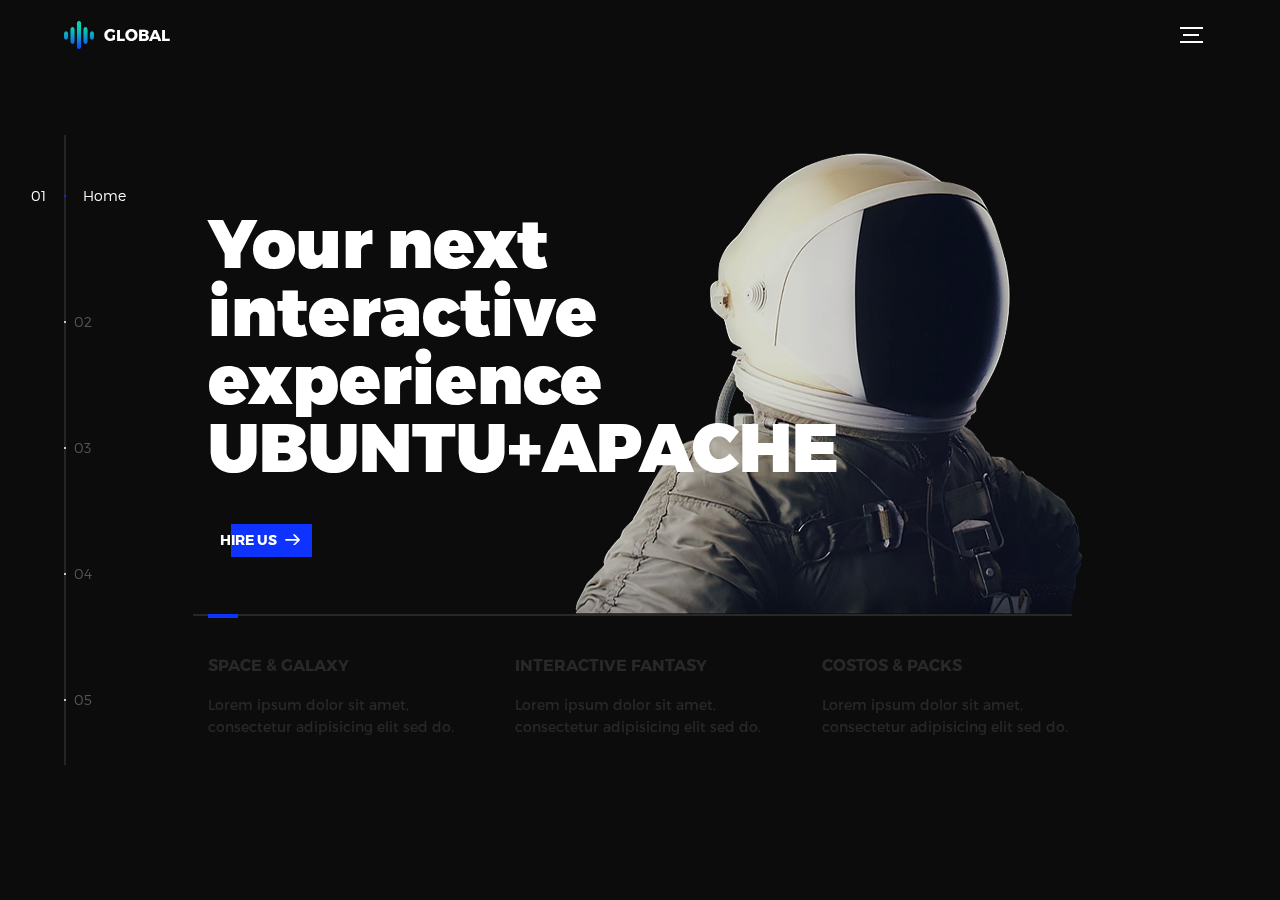
<file: ejemplo-imagen-ubuntu-apache/codigo-html/index.html>
<!DOCTYPE html>
<html lang="en">

<head>
  <title>Global</title>
  <meta charset="utf-8">
  <meta name="viewport" content="width=device-width, initial-scale=1">
  <meta http-equiv="X-UA-Compatible" content="IE=edge">
  <meta name="description" content="HTML5 website template">
  <meta name="keywords" content="global, template, html, sass, jquery">
  <meta name="author" content="Bucky Maler">
  <link rel="stylesheet" href="assets/css/main.css">
</head>

<body>

  <!-- notification for small viewports and landscape oriented smartphones -->
  <div class="device-notification">
    <a class="device-notification--logo" href="#0">
      <img src="assets/img/logo.png" alt="Global">
      <p>NEOTechnology</p>
    </a>
    <p class="device-notification--message">Global has so much to offer that we must request you orient your device to
      portrait or find a larger screen. You won't be disappointed.</p>
  </div>

  <div class="perspective effect-rotate-left">
    <div class="container">
      <div class="outer-nav--return"></div>
      <div id="viewport" class="l-viewport">
        <div class="l-wrapper">
          <header class="header">
            <a class="header--logo" href="#0">
              <img src="assets/img/logo.png" alt="Global">
              <p>Global</p>
            </a>
            <button class="header--cta cta">HIRE US</button>
            <div class="header--nav-toggle">
              <span></span>
            </div>
          </header>
          <nav class="l-side-nav">
            <ul class="side-nav">
              <li class="is-active"><span>Home</span></li>
              <li><span>Works</span></li>
              <li><span>About</span></li>
              <li><span>Contact</span></li>
              <li><span>Hire us</span></li>
            </ul>
          </nav>
          <ul class="l-main-content main-content">
            <li class="l-section section section--is-active">
              <div class="intro">
                <div class="intro--banner">
                  <h1>Your next<br>interactive<br>experience<br>UBUNTU+APACHE</h1>
                  <button class="cta">Hire Us
                    <svg version="1.1" id="Layer_1" xmlns="http://www.w3.org/2000/svg"
                      xmlns:xlink="http://www.w3.org/1999/xlink" x="0px" y="0px" viewBox="0 0 150 118"
                      style="enable-background:new 0 0 150 118;" xml:space="preserve">
                      <g transform="translate(0.000000,118.000000) scale(0.100000,-0.100000)">
                        <path
                          d="M870,1167c-34-17-55-57-46-90c3-15,81-100,194-211l187-185l-565-1c-431,0-571-3-590-13c-55-28-64-94-18-137c21-20,33-20,597-20h575l-192-193C800,103,794,94,849,39c20-20,39-29,61-29c28,0,63,30,298,262c147,144,272,271,279,282c30,51,23,60-219,304C947,1180,926,1196,870,1167z" />
                      </g>
                    </svg>
                    <span class="btn-background"></span>
                  </button>
                  <img src="assets/img/introduction-visual.png" alt="Welcome">
                </div>
                <div class="intro--options">
                  <a href="#0">
                    <h3>SPACE &amp; GALAXY</h3>
                    <p>Lorem ipsum dolor sit amet, consectetur adipisicing elit sed do.</p>
                  </a>
                  <a href="#0">
                    <h3>interactive Fantasy</h3>
                    <p>Lorem ipsum dolor sit amet, consectetur adipisicing elit sed do.</p>
                  </a>
                  <a href="#0">
                    <h3>COSTOS &amp; PACKS</h3>
                    <p>Lorem ipsum dolor sit amet, consectetur adipisicing elit sed do.</p>
                  </a>
                </div>
              </div>
            </li>
            <li class="l-section section">
              <div class="work">
                <h2>Selected work</h2>
                <div class="work--lockup">
                  <ul class="slider">
                    <li class="slider--item slider--item-left">
                      <a href="#0">
                        <div class="slider--item-image">
                          <img src="assets/img/work-victory.jpg" alt="Victory">
                        </div>
                        <p class="slider--item-title">Victory</p>
                        <p class="slider--item-description">Lorem ipsum dolor sit amet, consectetur adipisicing elit sed
                          do.</p>
                      </a>
                    </li>
                    <li class="slider--item slider--item-center">
                      <a href="#0">
                        <div class="slider--item-image">
                          <img src="assets/img/work-metiew-smith.jpg" alt="Metiew and Smith">
                        </div>
                        <p class="slider--item-title">Metiew &amp; Smith</p>
                        <p class="slider--item-description">Lorem ipsum dolor sit amet, consectetur adipisicing elit sed
                          do.</p>
                      </a>
                    </li>
                    <li class="slider--item slider--item-right">
                      <a href="#0">
                        <div class="slider--item-image">
                          <img src="assets/img/work-alex-nowak.jpg" alt="Alex Nowak">
                        </div>
                        <p class="slider--item-title">Alex Nowak</p>
                        <p class="slider--item-description">Lorem ipsum dolor sit amet, consectetur adipisicing elit sed
                          do.</p>
                      </a>
                    </li>
                  </ul>
                  <div class="slider--prev">
                    <svg version="1.1" id="Layer_1" xmlns="http://www.w3.org/2000/svg"
                      xmlns:xlink="http://www.w3.org/1999/xlink" x="0px" y="0px" viewBox="0 0 150 118"
                      style="enable-background:new 0 0 150 118;" xml:space="preserve">
                      <g transform="translate(0.000000,118.000000) scale(0.100000,-0.100000)">
                        <path d="M561,1169C525,1155,10,640,3,612c-3-13,1-36,8-52c8-15,134-145,281-289C527,41,562,10,590,10c22,0,41,9,61,29
                    c55,55,49,64-163,278L296,510h575c564,0,576,0,597,20c46,43,37,109-18,137c-19,10-159,13-590,13l-565,1l182,180
                    c101,99,187,188,193,199c16,30,12,57-12,84C631,1174,595,1183,561,1169z" />
                      </g>
                    </svg>
                  </div>
                  <div class="slider--next">
                    <svg version="1.1" id="Layer_1" xmlns="http://www.w3.org/2000/svg"
                      xmlns:xlink="http://www.w3.org/1999/xlink" x="0px" y="0px" viewBox="0 0 150 118"
                      style="enable-background:new 0 0 150 118;" xml:space="preserve">
                      <g transform="translate(0.000000,118.000000) scale(0.100000,-0.100000)">
                        <path
                          d="M870,1167c-34-17-55-57-46-90c3-15,81-100,194-211l187-185l-565-1c-431,0-571-3-590-13c-55-28-64-94-18-137c21-20,33-20,597-20h575l-192-193C800,103,794,94,849,39c20-20,39-29,61-29c28,0,63,30,298,262c147,144,272,271,279,282c30,51,23,60-219,304C947,1180,926,1196,870,1167z" />
                      </g>
                    </svg>
                  </div>
                </div>
              </div>
            </li>
            <li class="l-section section">
              <div class="about">
                <div class="about--banner">
                  <h2>We<br>believe in<br>passionate<br>people</h2>
                  <a href="#0">Career
                    <span>
                      <svg version="1.1" id="Layer_1" xmlns="http://www.w3.org/2000/svg"
                        xmlns:xlink="http://www.w3.org/1999/xlink" x="0px" y="0px" viewBox="0 0 150 118"
                        style="enable-background:new 0 0 150 118;" xml:space="preserve">
                        <g transform="translate(0.000000,118.000000) scale(0.100000,-0.100000)">
                          <path
                            d="M870,1167c-34-17-55-57-46-90c3-15,81-100,194-211l187-185l-565-1c-431,0-571-3-590-13c-55-28-64-94-18-137c21-20,33-20,597-20h575l-192-193C800,103,794,94,849,39c20-20,39-29,61-29c28,0,63,30,298,262c147,144,272,271,279,282c30,51,23,60-219,304C947,1180,926,1196,870,1167z" />
                        </g>
                      </svg>
                    </span>
                  </a>
                  <img src="assets/img/about-visual.png" alt="About Us">
                </div>
                <div class="about--options">
                  <a href="#0">
                    <h3>Winners</h3>
                  </a>
                  <a href="#0">
                    <h3>Philosophy</h3>
                  </a>
                  <a href="#0">
                    <h3>History</h3>
                  </a>
                </div>
              </div>
            </li>
            <li class="l-section section">
              <div class="contact">
                <div class="contact--lockup">
                  <div class="modal">
                    <div class="modal--information">
                      <p>5 Av. Anatole France, 75007 Paris</p>
                      <a href="mailto:jvincent.camacho@gmail.com">jvincent.camacho@gmail.com</a>
                      <a href="tel:+33788026391">+33 788 02 63 91</a>
                    </div>
                    <ul class="modal--options">
                      <li><a href="#0">Instagram</a></li>
                      <li><a href="#0">Github</a></li>
                      <li><a href="mailto:jvincent.camacho@gmail.com">Contact Us</a></li>
                    </ul>
                  </div>
                </div>
              </div>
            </li>
            <li class="l-section section">
              <div class="hire">
                <h2>You want us to do</h2>
                <!-- checkout formspree.io for easy form setup -->
                <form class="work-request">
                  <div class="work-request--options">
                    <span class="options-a">
                      <input id="opt-1" type="checkbox" value="app design">
                      <label for="opt-1">
                        <svg version="1.1" id="Layer_1" xmlns="http://www.w3.org/2000/svg"
                          xmlns:xlink="http://www.w3.org/1999/xlink" x="0px" y="0px" viewBox="0 0 150 111"
                          style="enable-background:new 0 0 150 111;" xml:space="preserve">
                          <g transform="translate(0.000000,111.000000) scale(0.100000,-0.100000)">
                            <path
                              d="M950,705L555,310L360,505C253,612,160,700,155,700c-6,0-44-34-85-75l-75-75l278-278L550-5l475,475c261,261,475,480,475,485c0,13-132,145-145,145C1349,1100,1167,922,950,705z" />
                          </g>
                        </svg>
                        App Design
                      </label>
                      <input id="opt-2" type="checkbox" value="graphic design">
                      <label for="opt-2">
                        <svg version="1.1" id="Layer_1" xmlns="http://www.w3.org/2000/svg"
                          xmlns:xlink="http://www.w3.org/1999/xlink" x="0px" y="0px" viewBox="0 0 150 111"
                          style="enable-background:new 0 0 150 111;" xml:space="preserve">
                          <g transform="translate(0.000000,111.000000) scale(0.100000,-0.100000)">
                            <path
                              d="M950,705L555,310L360,505C253,612,160,700,155,700c-6,0-44-34-85-75l-75-75l278-278L550-5l475,475c261,261,475,480,475,485c0,13-132,145-145,145C1349,1100,1167,922,950,705z" />
                          </g>
                        </svg>
                        Graphic Design
                      </label>
                      <input id="opt-3" type="checkbox" value="motion design">
                      <label for="opt-3">
                        <svg version="1.1" id="Layer_1" xmlns="http://www.w3.org/2000/svg"
                          xmlns:xlink="http://www.w3.org/1999/xlink" x="0px" y="0px" viewBox="0 0 150 111"
                          style="enable-background:new 0 0 150 111;" xml:space="preserve">
                          <g transform="translate(0.000000,111.000000) scale(0.100000,-0.100000)">
                            <path
                              d="M950,705L555,310L360,505C253,612,160,700,155,700c-6,0-44-34-85-75l-75-75l278-278L550-5l475,475c261,261,475,480,475,485c0,13-132,145-145,145C1349,1100,1167,922,950,705z" />
                          </g>
                        </svg>
                        Motion Design
                      </label>
                    </span>
                    <span class="options-b">
                      <input id="opt-4" type="checkbox" value="ux design">
                      <label for="opt-4">
                        <svg version="1.1" id="Layer_1" xmlns="http://www.w3.org/2000/svg"
                          xmlns:xlink="http://www.w3.org/1999/xlink" x="0px" y="0px" viewBox="0 0 150 111"
                          style="enable-background:new 0 0 150 111;" xml:space="preserve">
                          <g transform="translate(0.000000,111.000000) scale(0.100000,-0.100000)">
                            <path
                              d="M950,705L555,310L360,505C253,612,160,700,155,700c-6,0-44-34-85-75l-75-75l278-278L550-5l475,475c261,261,475,480,475,485c0,13-132,145-145,145C1349,1100,1167,922,950,705z" />
                          </g>
                        </svg>
                        UX Design
                      </label>
                      <input id="opt-5" type="checkbox" value="webdesign">
                      <label for="opt-5">
                        <svg version="1.1" id="Layer_1" xmlns="http://www.w3.org/2000/svg"
                          xmlns:xlink="http://www.w3.org/1999/xlink" x="0px" y="0px" viewBox="0 0 150 111"
                          style="enable-background:new 0 0 150 111;" xml:space="preserve">
                          <g transform="translate(0.000000,111.000000) scale(0.100000,-0.100000)">
                            <path
                              d="M950,705L555,310L360,505C253,612,160,700,155,700c-6,0-44-34-85-75l-75-75l278-278L550-5l475,475c261,261,475,480,475,485c0,13-132,145-145,145C1349,1100,1167,922,950,705z" />
                          </g>
                        </svg>
                        Webdesign
                      </label>
                      <input id="opt-6" type="checkbox" value="marketing">
                      <label for="opt-6">
                        <svg version="1.1" id="Layer_1" xmlns="http://www.w3.org/2000/svg"
                          xmlns:xlink="http://www.w3.org/1999/xlink" x="0px" y="0px" viewBox="0 0 150 111"
                          style="enable-background:new 0 0 150 111;" xml:space="preserve">
                          <g transform="translate(0.000000,111.000000) scale(0.100000,-0.100000)">
                            <path
                              d="M950,705L555,310L360,505C253,612,160,700,155,700c-6,0-44-34-85-75l-75-75l278-278L550-5l475,475c261,261,475,480,475,485c0,13-132,145-145,145C1349,1100,1167,922,950,705z" />
                          </g>
                        </svg>
                        Marketing
                      </label>
                    </span>
                  </div>
                  <div class="work-request--information">
                    <div class="information-name">
                      <input id="name" type="text" spellcheck="false">
                      <label for="name">Name</label>
                    </div>
                    <div class="information-email">
                      <input id="email" type="email" spellcheck="false">
                      <label for="email">Email</label>
                    </div>
                  </div>
                  <input type="submit" value="Send Request">
                </form>
              </div>
            </li>
          </ul>
        </div>
      </div>
    </div>
    <ul class="outer-nav">
      <li class="is-active">Home</li>
      <li>Works</li>
      <li>About</li>
      <li>Contact</li>
      <li>Hire us</li>
    </ul>
  </div>

  <script src="https://ajax.googleapis.com/ajax/libs/jquery/2.2.4/jquery.min.js"></script>
  <script>window.jQuery || document.write('<script src="assets/js/vendor/jquery-2.2.4.min.js"><\/script>')</script>
  <script src="assets/js/functions-min.js"></script>
</body>

</html>
</file>
<file: codigo-html/assets/css/main.css>
@font-face{font-family:'Montserrat';src:url("fonts/Montserrat-Black.eot");src:local("☺"),url("fonts/Montserrat-Black.woff") format("woff"),url("fonts/Montserrat-Black.ttf") format("truetype"),url("fonts/Montserrat-Black.svg") format("svg");font-weight:900;font-style:normal}@font-face{font-family:'Montserrat';src:url("fonts/Montserrat-Bold.eot");src:local("☺"),url("fonts/Montserrat-Bold.woff") format("woff"),url("fonts/Montserrat-Bold.ttf") format("truetype"),url("fonts/Montserrat-Bold.svg") format("svg");font-weight:700;font-style:normal}@font-face{font-family:'Montserrat';src:url("fonts/Montserrat-Regular.eot");src:local("☺"),url("fonts/Montserrat-Regular.woff") format("woff"),url("fonts/Montserrat-Regular.ttf") format("truetype"),url("fonts/Montserrat-Regular.svg") format("svg");font-weight:400;font-style:normal}@font-face{font-family:'Montserrat';src:url("fonts/Montserrat-Light.eot");src:local("☺"),url("fonts/Montserrat-Light.woff") format("woff"),url("fonts/Montserrat-Light.ttf") format("truetype"),url("fonts/Montserrat-Light.svg") format("svg");font-weight:300;font-style:normal}/*! normalize.css v3.0.2 | MIT License | git.io/normalize */html{font-family:sans-serif;-ms-text-size-adjust:100%;-webkit-text-size-adjust:100%}body{margin:0}article,aside,details,figcaption,figure,footer,header,hgroup,main,menu,nav,section,summary{display:block}audio,canvas,progress,video{display:inline-block;vertical-align:baseline}audio:not([controls]){display:none;height:0}[hidden],template{display:none}a{background-color:transparent}a:active,a:hover{outline:0}abbr[title]{border-bottom:1px dotted}b,strong{font-weight:bold}dfn{font-style:italic}h1{font-size:2em;margin:0.67em 0}mark{background:#ff0;color:#000}small{font-size:80%}sub,sup{font-size:75%;line-height:0;position:relative;vertical-align:baseline}sup{top:-0.5em}sub{bottom:-0.25em}img{border:0}svg:not(:root){overflow:hidden}figure{margin:1em 40px}hr{box-sizing:content-box;height:0}pre{overflow:auto}code,kbd,pre,samp{font-family:monospace, monospace;font-size:1em}button,input,optgroup,select,textarea{color:inherit;font:inherit;margin:0}button{overflow:visible}button,select{text-transform:none}button,html input[type="button"],input[type="reset"],input[type="submit"]{-webkit-appearance:button;cursor:pointer}button[disabled],html input[disabled]{cursor:default}button::-moz-focus-inner,input::-moz-focus-inner{border:0;padding:0}input{line-height:normal}input[type="checkbox"],input[type="radio"]{box-sizing:border-box;padding:0}input[type="number"]::-webkit-inner-spin-button,input[type="number"]::-webkit-outer-spin-button{height:auto}input[type="search"]{-webkit-appearance:textfield;box-sizing:content-box}input[type="search"]::-webkit-search-cancel-button,input[type="search"]::-webkit-search-decoration{-webkit-appearance:none}fieldset{border:1px solid #c0c0c0;margin:0 2px;padding:0.35em 0.625em 0.75em}legend{border:0;padding:0}textarea{overflow:auto}optgroup{font-weight:bold}table{border-collapse:collapse;border-spacing:0}td,th{padding:0}::-moz-selection{background:#FFF498}::selection{background:#FFF498}::-moz-selection{background:#FFF498}img::-moz-selection{background:transparent}img::selection{background:transparent}img::-moz-selection{background:transparent}body{-webkit-tap-highlight-color:#FFF498}body{background-color:#0c0c0c;font-size:14px;line-height:1.6;font-family:"Montserrat",sans-serif;color:#fff;-webkit-font-smoothing:antialiased;-webkit-text-size-adjust:100%}.l-viewport{position:relative;width:100%;height:100vh;box-shadow:0 0 45px 5px rgba(0,0,0,0.85);overflow:hidden}.l-wrapper{position:relative;width:1440px;max-width:90%;height:100%;margin:0 auto}.l-side-nav{position:absolute;left:0;display:-webkit-box;display:-webkit-flex;display:-ms-flexbox;display:flex;height:100%;-webkit-box-align:center;-webkit-align-items:center;-ms-flex-align:center;align-items:center}.l-side-nav::before{content:"";position:absolute;top:50%;left:0;-webkit-transform:translateY(-50%);transform:translateY(-50%);width:2px;height:70%;max-height:750px;background-color:#555;opacity:.35;z-index:10}@media (max-width: 1180px){.l-side-nav{display:none}}.l-main-content{position:relative;width:100%;height:100%;margin:0;padding:0;list-style:none}.l-section{position:absolute;width:100%;height:100%}.device-notification{display:none;position:fixed;top:0;left:0;width:100%;height:100%;-webkit-box-orient:vertical;-webkit-box-direction:normal;-webkit-flex-direction:column;-ms-flex-direction:column;flex-direction:column;-webkit-box-align:center;-webkit-align-items:center;-ms-flex-align:center;-ms-grid-row-align:center;align-items:center;-webkit-box-pack:center;-webkit-justify-content:center;-ms-flex-pack:center;justify-content:center;background-color:#0c0c0c;z-index:12}.device-notification--logo{display:-webkit-box;display:-webkit-flex;display:-ms-flexbox;display:flex;-webkit-box-align:center;-webkit-align-items:center;-ms-flex-align:center;align-items:center;text-decoration:none;color:#fff}.device-notification--logo p{margin:0 0 0 10px;font-size:16px;font-weight:700;text-transform:uppercase}.device-notification--message{width:70%;margin:30px 0 0 0;font-weight:700;text-align:center}@media (max-width: 767px) and (min-width: 601px) and (max-height: 680px){.device-notification{display:-webkit-box;display:-webkit-flex;display:-ms-flexbox;display:flex}}@media (max-width: 600px) and (min-width: 480px) and (max-height: 580px){.device-notification{display:-webkit-box;display:-webkit-flex;display:-ms-flexbox;display:flex}}@media (max-width: 736px) and (min-width: 360px) and (orientation: landscape){.device-notification{display:-webkit-box;display:-webkit-flex;display:-ms-flexbox;display:flex}}@media(max-width: 359px){.device-notification{display:-webkit-box;display:-webkit-flex;display:-ms-flexbox;display:flex}}.section{opacity:0;visibility:hidden;-webkit-transition:opacity .4s ease-in-out,visibility 0s .4s;transition:opacity .4s ease-in-out,visibility 0s .4s}.section--is-active{opacity:1;visibility:visible;z-index:1;-webkit-transition:opacity .4s ease-in-out .4s;transition:opacity .4s ease-in-out .4s}.section--next{-webkit-transform:translateY(-45px);transform:translateY(-45px);-webkit-transition:-webkit-transform .4s ease-in-out;transition:-webkit-transform .4s ease-in-out;transition:transform .4s ease-in-out;transition:transform .4s ease-in-out, -webkit-transform .4s ease-in-out}.section--prev{-webkit-transform:translateY(45px);transform:translateY(45px);-webkit-transition:-webkit-transform .4s ease-in-out;transition:-webkit-transform .4s ease-in-out;transition:transform .4s ease-in-out;transition:transform .4s ease-in-out, -webkit-transform .4s ease-in-out}.header{position:absolute;top:0;left:0;display:-webkit-box;display:-webkit-flex;display:-ms-flexbox;display:flex;width:100%;height:70px;-webkit-box-align:center;-webkit-align-items:center;-ms-flex-align:center;align-items:center;-webkit-box-pack:justify;-webkit-justify-content:space-between;-ms-flex-pack:justify;justify-content:space-between;z-index:10}.header--logo{display:-webkit-box;display:-webkit-flex;display:-ms-flexbox;display:flex;-webkit-box-align:center;-webkit-align-items:center;-ms-flex-align:center;align-items:center;text-decoration:none;color:#fff}.header--logo p{margin:0 0 0 10px;font-size:16px;font-weight:700;text-transform:uppercase}.header--nav-toggle{display:-webkit-box;display:-webkit-flex;display:-ms-flexbox;display:flex;width:50px;height:50px;-webkit-box-orient:vertical;-webkit-box-direction:normal;-webkit-flex-direction:column;-ms-flex-direction:column;flex-direction:column;-webkit-box-align:center;-webkit-align-items:center;-ms-flex-align:center;align-items:center;-webkit-box-pack:center;-webkit-justify-content:center;-ms-flex-pack:center;justify-content:center;cursor:pointer}.header--nav-toggle span,.header--nav-toggle::before,.header--nav-toggle::after{content:"";position:relative;width:16px;height:2px;background-color:#fff}.header--nav-toggle::before{bottom:5px;width:23px}.header--nav-toggle::after{top:5px;width:23px}.header--cta{position:absolute;top:50%;left:50%;-webkit-transform:translate(-50%, -50%);transform:translate(-50%, -50%);padding:0 20px;line-height:30px;text-decoration:none;color:#fff;font-weight:700;text-transform:uppercase;background-color:#0f33ff;border:none;opacity:0;visibility:hidden;-webkit-transition:opacity .4s ease-in-out,visibility 0s .4s;transition:opacity .4s ease-in-out,visibility 0s .4s}.header--cta:focus{outline:none}.header--cta.is-active{opacity:1;visibility:visible;-webkit-transition:opacity .4s ease-in-out .4s;transition:opacity .4s ease-in-out .4s}@media (max-width: 767px){.header--cta{display:none}}.side-nav{position:relative;display:-webkit-box;display:-webkit-flex;display:-ms-flexbox;display:flex;width:100px;height:70%;max-height:750px;-webkit-box-orient:vertical;-webkit-box-direction:normal;-webkit-flex-direction:column;-ms-flex-direction:column;flex-direction:column;-webkit-justify-content:space-around;-ms-flex-pack:distribute;justify-content:space-around;margin:0;padding:0;list-style-position:inside;z-index:10}.side-nav>li{position:relative;top:-5px;color:#fff;font-size:6px;cursor:pointer}.side-nav>li span{position:relative;top:3px;left:10px;color:#fff;font-size:14px;font-weight:300;opacity:0;visibility:hidden}.side-nav>li::before{position:absolute;top:3px;left:10px;color:#555;font-size:14px;font-weight:300}.side-nav li:nth-child(1)::before{content:"01"}.side-nav li:nth-child(2)::before{content:"02"}.side-nav li:nth-child(3)::before{content:"03"}.side-nav li:nth-child(4)::before{content:"04"}.side-nav li:nth-child(5)::before{content:"05"}.side-nav li.is-active{color:#0f33ff;-webkit-transition:color .4s ease-in-out;transition:color .4s ease-in-out}.side-nav li.is-active span{opacity:1;visibility:visible;-webkit-transition:opacity .4s ease-in-out;transition:opacity .4s ease-in-out}.side-nav li.is-active::before{left:-33px;color:#fff}.intro{position:relative;display:-webkit-box;display:-webkit-flex;display:-ms-flexbox;display:flex;width:900px;max-width:75%;height:100%;-webkit-box-orient:vertical;-webkit-box-direction:normal;-webkit-flex-direction:column;-ms-flex-direction:column;flex-direction:column;-webkit-box-pack:center;-webkit-justify-content:center;-ms-flex-pack:center;justify-content:center;margin:0 auto}@media (max-width: 1180px){.intro{max-width:100%}}.intro--banner{position:relative;height:475px}.intro--banner::before{content:"";position:absolute;bottom:20px;left:-15px;right:0;height:2px;background-color:#282828}.intro--banner::after{content:"";position:absolute;bottom:18px;left:0;width:30px;height:4px;background-color:#0f33ff}.intro--banner h1{position:relative;font-size:68px;font-weight:900;line-height:1;z-index:1}.intro--banner button{position:relative;padding:5px 17px 5px 12px;font-weight:700;text-transform:uppercase;background-color:transparent;border:none}.intro--banner button .btn-background{position:absolute;top:0;left:23px;right:0;height:100%;background-color:#0f33ff;z-index:-1;-webkit-transition:left .2s ease-in-out;transition:left .2s ease-in-out}.intro--banner button:hover .btn-background{left:0}.intro--banner button:focus{outline:none}.intro--banner button svg{position:relative;left:5px;width:15px;fill:#fff}.intro--banner img{position:absolute;bottom:21px;right:-12px}.intro--options{display:-webkit-box;display:-webkit-flex;display:-ms-flexbox;display:flex;-webkit-box-pack:justify;-webkit-justify-content:space-between;-ms-flex-pack:justify;justify-content:space-between;margin:0;padding:0;list-style:none}.intro--options>a{max-width:250px;text-decoration:none;color:#282828;-webkit-transition:color .2s ease-in-out;transition:color .2s ease-in-out}.intro--options>a:hover{color:#fff}.intro--options h3{font-size:16px;text-transform:uppercase}.intro--options p{margin-bottom:0}@media (max-width: 900px){.intro--banner{height:380px}.intro--banner h1{font-size:55px}.intro--banner img{width:430px}.intro--options>a{margin-right:30px}.intro--options>a:last-child{margin-right:0}}@media (max-width: 767px){.intro--banner{height:305px}.intro--banner h1{font-size:44px}.intro--banner img{width:330px}.intro--options{display:block}.intro--options>a{display:block;max-width:100%;margin:0 0 30px 0}.intro--options>a:last-child{margin-bottom:0}}@media (max-width: 600px){.intro--banner{height:360px}.intro--banner h1{font-size:55px}.intro--banner img{display:none}}@media (max-width: 600px) and (max-height: 750px){.intro--banner{height:auto}.intro--banner::before,.intro--banner::after{display:none}.intro--banner h1{margin-top:0}.intro--options{display:none}}.work{position:relative;display:-webkit-box;display:-webkit-flex;display:-ms-flexbox;display:flex;width:960px;max-width:80%;height:100%;-webkit-box-orient:vertical;-webkit-box-direction:normal;-webkit-flex-direction:column;-ms-flex-direction:column;flex-direction:column;-webkit-box-pack:center;-webkit-justify-content:center;-ms-flex-pack:center;justify-content:center;margin:0 auto}@media (max-width: 1180px){.work{max-width:100%}}.work h2{margin:0 0 20px 0;font-size:30px;text-align:center}.work--lockup{position:relative}.work--lockup .slider{position:relative;display:-webkit-box;display:-webkit-flex;display:-ms-flexbox;display:flex;width:80%;margin:0 auto;padding:0;list-style:none}.work--lockup .slider--item{position:absolute;display:none;text-align:center}.work--lockup .slider--item a{text-decoration:none;color:#858585}.work--lockup .slider--item-title{margin-top:10px;font-size:12px;font-weight:700;text-transform:uppercase}.work--lockup .slider--item-description{display:none;max-width:250px;margin:0 auto}.work--lockup .slider--item-image{width:150px;height:150px;margin:0 auto;border-radius:50%;overflow:hidden}.work--lockup .slider--item-image img{width:100%}.work--lockup .slider--item-left{top:50%;left:0;-webkit-transform:translateY(-50%);transform:translateY(-50%);display:block}.work--lockup .slider--item-right{top:50%;right:0;-webkit-transform:translateY(-50%);transform:translateY(-50%);display:block}.work--lockup .slider--item-center{position:relative;top:30px;left:50%;-webkit-transform:translateX(-50%);transform:translateX(-50%);display:block}.work--lockup .slider--item-center a{color:#fff}.work--lockup .slider--item-center .slider--item-title{margin-top:25px;font-size:16px}.work--lockup .slider--item-center .slider--item-description{display:block}.work--lockup .slider--item-center .slider--item-image{width:300px;height:300px}.work--lockup .slider--next,.work--lockup .slider--prev{position:absolute;top:160px;display:-webkit-box;display:-webkit-flex;display:-ms-flexbox;display:flex;width:50px;height:50px;-webkit-box-align:center;-webkit-align-items:center;-ms-flex-align:center;align-items:center;-webkit-box-pack:center;-webkit-justify-content:center;-ms-flex-pack:center;justify-content:center;background-color:#282828;border-radius:50%;cursor:pointer}.work--lockup .slider--next svg,.work--lockup .slider--prev svg{width:20px;fill:#fff}.work--lockup .slider--next{right:0}.work--lockup .slider--prev{left:0}@media (max-width: 900px){.work--lockup .slider--item-image{width:120px;height:120px}.work--lockup .slider--item-center .slider--item-image{width:240px;height:240px}.work--lockup .slider--next,.work--lockup .slider--prev{top:130px}}@media (max-width: 767px){.work--lockup .slider{width:75%}.work--lockup .slider--item-image{width:90px;height:90px}.work--lockup .slider--item-center .slider--item-image{width:190px;height:190px}.work--lockup .slider--next,.work--lockup .slider--prev{top:105px}}@media (max-width: 600px){.work--lockup .slider{width:auto}.work--lockup .slider--item-left,.work--lockup .slider--item-right{display:none}}.about{position:relative;display:-webkit-box;display:-webkit-flex;display:-ms-flexbox;display:flex;width:900px;max-width:75%;height:100%;-webkit-box-orient:vertical;-webkit-box-direction:normal;-webkit-flex-direction:column;-ms-flex-direction:column;flex-direction:column;-webkit-box-pack:center;-webkit-justify-content:center;-ms-flex-pack:center;justify-content:center;margin:0 auto}@media (max-width: 1180px){.about{max-width:100%}}.about--banner{position:relative;height:475px}.about--banner::before{content:"";position:absolute;top:20px;left:200px;-webkit-transform:rotate(-25deg);transform:rotate(-25deg);border:5px solid #0f33ff;border-right-color:transparent;border-bottom-color:transparent}.about--banner::after{content:"";position:absolute;top:75px;left:400px;-webkit-transform:rotate(45deg);transform:rotate(45deg);width:10px;height:10px;background-color:#0f33ff}.about--banner h2{position:relative;margin-top:35px;font-size:68px;font-weight:900;line-height:1;z-index:1}.about--banner h2::before{content:"";position:absolute;top:60px;left:268px;width:30px;height:30px;background-color:#0f33ff;border-radius:50%}.about--banner h2::after{content:"";position:absolute;top:255px;left:255px;width:10px;height:10px;background-color:#0f33ff}.about--banner a{padding:5px 17px 5px 0;text-decoration:none;color:#fff;font-weight:700;text-transform:uppercase;background-color:transparent}.about--banner a:hover svg{left:10px}.about--banner a svg{position:relative;left:5px;width:15px;fill:#fff;-webkit-transition:left .2s ease-in-out;transition:left .2s ease-in-out}.about--banner img{position:absolute;bottom:-90px;right:-12px}.about--options{display:-webkit-box;display:-webkit-flex;display:-ms-flexbox;display:flex;max-width:600px;-webkit-box-pack:justify;-webkit-justify-content:space-between;-ms-flex-pack:justify;justify-content:space-between;margin:0;padding:0;list-style:none}.about--options>a{position:relative;width:150px;height:75px;text-decoration:none;color:#fff;border:10px solid #0f33ff;background-position:center;background-size:cover;background-repeat:no-repeat}.about--options>a:nth-child(1){background-image:url("../img/about-winners.jpg")}.about--options>a:nth-child(2){background-image:url("../img/about-philosophy.jpg")}.about--options>a:nth-child(3){background-image:url("../img/about-history.jpg")}.about--options>a:hover h3{bottom:-50px}.about--options h3{position:absolute;bottom:-38px;left:10px;font-size:16px;text-transform:uppercase;-webkit-transition:bottom .2s ease-in-out,left .2s ease-in-out;transition:bottom .2s ease-in-out,left .2s ease-in-out}@media (max-width: 767px){.about--banner{height:305px}.about--banner::before{top:0;left:125px}.about--banner::after{top:35px;left:260px}.about--banner h2{margin-top:10px;font-size:44px}.about--banner h2::before{top:28px;left:168px}.about--banner h2::after{top:163px;left:163px}.about--banner img{width:315px}}@media (max-width: 600px){.about--banner{height:auto}.about--banner::before{left:155px}.about--banner::after{left:310px}.about--banner h2{margin-top:0;font-size:55px}.about--banner h2::before{top:43px;left:214px}.about--banner h2::after{top:205px;left:205px}.about--banner img{display:none}.about--options{display:none}}.contact{position:fixed;top:0;left:0;width:100%;height:100%;background-image:url("../img/contact-visual.png");background-position:center;background-size:cover;background-repeat:no-repeat}.contact--lockup{position:relative;display:-webkit-box;display:-webkit-flex;display:-ms-flexbox;display:flex;width:900px;max-width:75%;height:100%;-webkit-box-align:center;-webkit-align-items:center;-ms-flex-align:center;align-items:center;-webkit-box-pack:end;-webkit-justify-content:flex-end;-ms-flex-pack:end;justify-content:flex-end;margin:0 auto}@media (max-width: 1180px){.contact--lockup{max-width:90%}}@media (max-width: 767px){.contact--lockup{-webkit-box-pack:center;-webkit-justify-content:center;-ms-flex-pack:center;justify-content:center}}.contact--lockup .modal{padding:45px 45px;text-align:center;background-color:#0c0c0c;box-shadow:0 0 30px 0 rgba(0,0,0,0.75)}.contact--lockup .modal--information p,.contact--lockup .modal--information a{display:block;margin:14px 0;text-decoration:none;color:#fff;font-weight:700}.contact--lockup .modal--information p{margin-top:0}.contact--lockup .modal--options{margin:0;padding:0;list-style:none}.contact--lockup .modal--options>li{width:130px;margin:0 auto 25px auto}.contact--lockup .modal--options li:nth-child(1){background-color:#1769ff}.contact--lockup .modal--options li:nth-child(2){background-color:#ea4c89}.contact--lockup .modal--options li:nth-child(3){margin-bottom:0;background-color:#0f33ff;text-transform:uppercase}.contact--lockup .modal--options a{display:block;width:100%;padding:8px 0;text-decoration:none;color:#fff;font-weight:700}.hire{position:relative;display:-webkit-box;display:-webkit-flex;display:-ms-flexbox;display:flex;width:700px;max-width:75%;height:100%;-webkit-box-orient:vertical;-webkit-box-direction:normal;-webkit-flex-direction:column;-ms-flex-direction:column;flex-direction:column;-webkit-box-pack:center;-webkit-justify-content:center;-ms-flex-pack:center;justify-content:center;margin:0 auto}@media (max-width: 1180px){.hire{max-width:100%}}.hire h2{margin:0 0 20px 0;font-size:30px;text-align:center}.work-request{display:-webkit-box;display:-webkit-flex;display:-ms-flexbox;display:flex;width:100%;-webkit-box-orient:vertical;-webkit-box-direction:normal;-webkit-flex-direction:column;-ms-flex-direction:column;flex-direction:column;-webkit-box-align:center;-webkit-align-items:center;-ms-flex-align:center;align-items:center;color:#fff}.work-request input[type="submit"]{width:400px;max-width:100%;line-height:50px;font-size:16px;font-weight:700;text-transform:uppercase;background-color:#0f33ff;border:none;border-radius:0}.work-request input[type="submit"]:focus{outline:none}.work-request--options{display:-webkit-box;display:-webkit-flex;display:-ms-flexbox;display:flex;width:100%;-webkit-box-orient:vertical;-webkit-box-direction:normal;-webkit-flex-direction:column;-ms-flex-direction:column;flex-direction:column;-webkit-box-align:center;-webkit-align-items:center;-ms-flex-align:center;align-items:center;margin:30px 0}.work-request--options .options-a{display:-webkit-box;display:-webkit-flex;display:-ms-flexbox;display:flex;width:100%;-webkit-box-pack:justify;-webkit-justify-content:space-between;-ms-flex-pack:justify;justify-content:space-between}.work-request--options .options-b{display:-webkit-box;display:-webkit-flex;display:-ms-flexbox;display:flex;width:72%;-webkit-flex-wrap:wrap;-ms-flex-wrap:wrap;flex-wrap:wrap;-webkit-justify-content:space-around;-ms-flex-pack:distribute;justify-content:space-around}.work-request--options label{display:block;width:200px;margin-bottom:30px;line-height:50px;font-size:16px;font-weight:700;text-align:center;border:2px solid #fff;cursor:pointer;-webkit-transition:background-color .2s ease-in-out,border-color .2s ease-in-out;transition:background-color .2s ease-in-out,border-color .2s ease-in-out}.work-request--options label svg{position:relative;left:-5px;width:0;fill:#fff;-webkit-transition:width .2s ease-in-out;transition:width .2s ease-in-out}.work-request--options input[type="checkbox"]{display:none}.work-request--options input[type="checkbox"]:checked+label{background-color:#0f33ff;border-color:#0f33ff}.work-request--options input[type="checkbox"]:checked+label svg{width:15px}.work-request--information{display:-webkit-box;display:-webkit-flex;display:-ms-flexbox;display:flex;width:100%;-webkit-box-pack:justify;-webkit-justify-content:space-between;-ms-flex-pack:justify;justify-content:space-between;margin-bottom:60px}.work-request--information .information-name,.work-request--information .information-email{position:relative;width:45%;height:50px;font-size:30px;font-weight:300}.work-request--information input[type="text"],.work-request--information input[type="email"]{width:100%;padding:0 0 5px 0;background-color:transparent;border:none;border-bottom:1px solid #fff;border-radius:0}.work-request--information input[type="text"]:focus,.work-request--information input[type="email"]:focus{outline:none;background-color:#0c0c0c}.work-request--information label{position:absolute;top:0;left:0;pointer-events:none;-webkit-transition:top .2s ease-in-out,font-size .2s ease-in-out;transition:top .2s ease-in-out,font-size .2s ease-in-out}.work-request--information input:focus+label,.work-request--information input.has-value+label{top:-15px;font-size:14px}@media (max-width: 767px){.work-request--options{-webkit-box-orient:horizontal;-webkit-box-direction:normal;-webkit-flex-direction:row;-ms-flex-direction:row;flex-direction:row;-webkit-justify-content:space-around;-ms-flex-pack:distribute;justify-content:space-around}.work-request--options .options-a,.work-request--options .options-b{display:block;width:auto}}@media (max-width: 600px){.work-request--options{margin:20px 0}}@media (max-width: 600px) and (max-width: 415px){.work-request--options{-webkit-box-pack:justify;-webkit-justify-content:space-between;-ms-flex-pack:justify;justify-content:space-between}}@media (max-width: 600px){.work-request--options label{width:150px;margin-bottom:15px;font-size:14px}.work-request--options input[type="checkbox"]:checked+label svg{width:12px}.work-request--information{margin-bottom:30px}.work-request--information .information-name,.work-request--information .information-email{height:40px;font-size:24px}}.perspective{position:relative;width:100%;height:100%;overflow:hidden}.perspective--modalview{position:fixed;-webkit-perspective:1500px;perspective:1500px}.container{position:relative;-webkit-transform:translateZ(0) translateX(0) rotateY(0deg);transform:translateZ(0) translateX(0) rotateY(0deg);min-height:100%;outline:30px solid #0f33ff;-webkit-transition:-webkit-transform .4s;transition:-webkit-transform .4s;transition:transform .4s;transition:transform .4s, -webkit-transform .4s}.modalview .container{position:absolute;width:100%;height:100%;overflow:hidden;-webkit-backface-visibility:hidden;backface-visibility:hidden}.effect-rotate-left .container{-webkit-transform-origin:0% 50%;transform-origin:0% 50%;-webkit-transition:-webkit-transform .4s;transition:-webkit-transform .4s;transition:transform .4s;transition:transform .4s, -webkit-transform .4s}.effect-rotate-left--animate .container{-webkit-transform:translateZ(-1800px) translateX(-50%) rotateY(45deg);transform:translateZ(-1800px) translateX(-50%) rotateY(45deg);outline:30px solid #0f33ff}.outer-nav{position:absolute;top:50%;left:55%;-webkit-transform:translateY(-50%);transform:translateY(-50%);-webkit-transform-style:preserve-3d;transform-style:preserve-3d;margin:0;padding:0;list-style:none;text-align:center;visibility:hidden;-webkit-transition:visibility 0s .2s;transition:visibility 0s .2s}.outer-nav.is-vis{visibility:visible}.outer-nav--return{position:absolute;top:0;left:0;width:100%;height:100%;display:none;cursor:pointer;z-index:11}.outer-nav--return.is-vis{display:block}.outer-nav>li{-webkit-transform-style:preserve-3d;transform-style:preserve-3d;-webkit-transform:translateX(350px) translateZ(-1000px);transform:translateX(350px) translateZ(-1000px);font-size:55px;font-weight:900;opacity:0;cursor:pointer;-webkit-transition:opacity .2s,-webkit-transform .2s;transition:opacity .2s,-webkit-transform .2s;transition:transform .2s,opacity .2s;transition:transform .2s,opacity .2s,-webkit-transform .2s}.outer-nav>li.is-vis{-webkit-transform:translateX(0) translateZ(0);transform:translateX(0) translateZ(0);opacity:1;-webkit-transition:opacity .4s,-webkit-transform .4s;transition:opacity .4s,-webkit-transform .4s;transition:transform .4s,opacity .4s;transition:transform .4s,opacity .4s,-webkit-transform .4s}.outer-nav>li::before{content:"";position:absolute;top:50%;left:50%;-webkit-transform:translate(-50%, -25%);transform:translate(-50%, -25%);width:110%;height:15px;opacity:0;background-color:#0f33ff}.outer-nav>li.is-active::before{opacity:1}@media (max-width: 767px){.outer-nav>li{font-size:44px}}@media (max-width: 600px){.outer-nav>li{font-size:34px}}.outer-nav li.is-vis:nth-child(2){-webkit-transition-delay:.04s;transition-delay:.04s}.outer-nav li.is-vis:nth-child(3){-webkit-transition-delay:.08s;transition-delay:.08s}.outer-nav li.is-vis:nth-child(4){-webkit-transition-delay:.12s;transition-delay:.12s}.outer-nav li.is-vis:nth-child(5){-webkit-transition-delay:.16s;transition-delay:.16s}
</file>
<file: global/assets/css/main.css>
@font-face{font-family:'Montserrat';src:url("fonts/Montserrat-Black.eot");src:local("☺"),url("fonts/Montserrat-Black.woff") format("woff"),url("fonts/Montserrat-Black.ttf") format("truetype"),url("fonts/Montserrat-Black.svg") format("svg");font-weight:900;font-style:normal}@font-face{font-family:'Montserrat';src:url("fonts/Montserrat-Bold.eot");src:local("☺"),url("fonts/Montserrat-Bold.woff") format("woff"),url("fonts/Montserrat-Bold.ttf") format("truetype"),url("fonts/Montserrat-Bold.svg") format("svg");font-weight:700;font-style:normal}@font-face{font-family:'Montserrat';src:url("fonts/Montserrat-Regular.eot");src:local("☺"),url("fonts/Montserrat-Regular.woff") format("woff"),url("fonts/Montserrat-Regular.ttf") format("truetype"),url("fonts/Montserrat-Regular.svg") format("svg");font-weight:400;font-style:normal}@font-face{font-family:'Montserrat';src:url("fonts/Montserrat-Light.eot");src:local("☺"),url("fonts/Montserrat-Light.woff") format("woff"),url("fonts/Montserrat-Light.ttf") format("truetype"),url("fonts/Montserrat-Light.svg") format("svg");font-weight:300;font-style:normal}/*! normalize.css v3.0.2 | MIT License | git.io/normalize */html{font-family:sans-serif;-ms-text-size-adjust:100%;-webkit-text-size-adjust:100%}body{margin:0}article,aside,details,figcaption,figure,footer,header,hgroup,main,menu,nav,section,summary{display:block}audio,canvas,progress,video{display:inline-block;vertical-align:baseline}audio:not([controls]){display:none;height:0}[hidden],template{display:none}a{background-color:transparent}a:active,a:hover{outline:0}abbr[title]{border-bottom:1px dotted}b,strong{font-weight:bold}dfn{font-style:italic}h1{font-size:2em;margin:0.67em 0}mark{background:#ff0;color:#000}small{font-size:80%}sub,sup{font-size:75%;line-height:0;position:relative;vertical-align:baseline}sup{top:-0.5em}sub{bottom:-0.25em}img{border:0}svg:not(:root){overflow:hidden}figure{margin:1em 40px}hr{box-sizing:content-box;height:0}pre{overflow:auto}code,kbd,pre,samp{font-family:monospace, monospace;font-size:1em}button,input,optgroup,select,textarea{color:inherit;font:inherit;margin:0}button{overflow:visible}button,select{text-transform:none}button,html input[type="button"],input[type="reset"],input[type="submit"]{-webkit-appearance:button;cursor:pointer}button[disabled],html input[disabled]{cursor:default}button::-moz-focus-inner,input::-moz-focus-inner{border:0;padding:0}input{line-height:normal}input[type="checkbox"],input[type="radio"]{box-sizing:border-box;padding:0}input[type="number"]::-webkit-inner-spin-button,input[type="number"]::-webkit-outer-spin-button{height:auto}input[type="search"]{-webkit-appearance:textfield;box-sizing:content-box}input[type="search"]::-webkit-search-cancel-button,input[type="search"]::-webkit-search-decoration{-webkit-appearance:none}fieldset{border:1px solid #c0c0c0;margin:0 2px;padding:0.35em 0.625em 0.75em}legend{border:0;padding:0}textarea{overflow:auto}optgroup{font-weight:bold}table{border-collapse:collapse;border-spacing:0}td,th{padding:0}::-moz-selection{background:#FFF498}::selection{background:#FFF498}::-moz-selection{background:#FFF498}img::-moz-selection{background:transparent}img::selection{background:transparent}img::-moz-selection{background:transparent}body{-webkit-tap-highlight-color:#FFF498}body{background-color:#0c0c0c;font-size:14px;line-height:1.6;font-family:"Montserrat",sans-serif;color:#fff;-webkit-font-smoothing:antialiased;-webkit-text-size-adjust:100%}.l-viewport{position:relative;width:100%;height:100vh;box-shadow:0 0 45px 5px rgba(0,0,0,0.85);overflow:hidden}.l-wrapper{position:relative;width:1440px;max-width:90%;height:100%;margin:0 auto}.l-side-nav{position:absolute;left:0;display:-webkit-box;display:-webkit-flex;display:-ms-flexbox;display:flex;height:100%;-webkit-box-align:center;-webkit-align-items:center;-ms-flex-align:center;align-items:center}.l-side-nav::before{content:"";position:absolute;top:50%;left:0;-webkit-transform:translateY(-50%);transform:translateY(-50%);width:2px;height:70%;max-height:750px;background-color:#555;opacity:.35;z-index:10}@media (max-width: 1180px){.l-side-nav{display:none}}.l-main-content{position:relative;width:100%;height:100%;margin:0;padding:0;list-style:none}.l-section{position:absolute;width:100%;height:100%}.device-notification{display:none;position:fixed;top:0;left:0;width:100%;height:100%;-webkit-box-orient:vertical;-webkit-box-direction:normal;-webkit-flex-direction:column;-ms-flex-direction:column;flex-direction:column;-webkit-box-align:center;-webkit-align-items:center;-ms-flex-align:center;-ms-grid-row-align:center;align-items:center;-webkit-box-pack:center;-webkit-justify-content:center;-ms-flex-pack:center;justify-content:center;background-color:#0c0c0c;z-index:12}.device-notification--logo{display:-webkit-box;display:-webkit-flex;display:-ms-flexbox;display:flex;-webkit-box-align:center;-webkit-align-items:center;-ms-flex-align:center;align-items:center;text-decoration:none;color:#fff}.device-notification--logo p{margin:0 0 0 10px;font-size:16px;font-weight:700;text-transform:uppercase}.device-notification--message{width:70%;margin:30px 0 0 0;font-weight:700;text-align:center}@media (max-width: 767px) and (min-width: 601px) and (max-height: 680px){.device-notification{display:-webkit-box;display:-webkit-flex;display:-ms-flexbox;display:flex}}@media (max-width: 600px) and (min-width: 480px) and (max-height: 580px){.device-notification{display:-webkit-box;display:-webkit-flex;display:-ms-flexbox;display:flex}}@media (max-width: 736px) and (min-width: 360px) and (orientation: landscape){.device-notification{display:-webkit-box;display:-webkit-flex;display:-ms-flexbox;display:flex}}@media(max-width: 359px){.device-notification{display:-webkit-box;display:-webkit-flex;display:-ms-flexbox;display:flex}}.section{opacity:0;visibility:hidden;-webkit-transition:opacity .4s ease-in-out,visibility 0s .4s;transition:opacity .4s ease-in-out,visibility 0s .4s}.section--is-active{opacity:1;visibility:visible;z-index:1;-webkit-transition:opacity .4s ease-in-out .4s;transition:opacity .4s ease-in-out .4s}.section--next{-webkit-transform:translateY(-45px);transform:translateY(-45px);-webkit-transition:-webkit-transform .4s ease-in-out;transition:-webkit-transform .4s ease-in-out;transition:transform .4s ease-in-out;transition:transform .4s ease-in-out, -webkit-transform .4s ease-in-out}.section--prev{-webkit-transform:translateY(45px);transform:translateY(45px);-webkit-transition:-webkit-transform .4s ease-in-out;transition:-webkit-transform .4s ease-in-out;transition:transform .4s ease-in-out;transition:transform .4s ease-in-out, -webkit-transform .4s ease-in-out}.header{position:absolute;top:0;left:0;display:-webkit-box;display:-webkit-flex;display:-ms-flexbox;display:flex;width:100%;height:70px;-webkit-box-align:center;-webkit-align-items:center;-ms-flex-align:center;align-items:center;-webkit-box-pack:justify;-webkit-justify-content:space-between;-ms-flex-pack:justify;justify-content:space-between;z-index:10}.header--logo{display:-webkit-box;display:-webkit-flex;display:-ms-flexbox;display:flex;-webkit-box-align:center;-webkit-align-items:center;-ms-flex-align:center;align-items:center;text-decoration:none;color:#fff}.header--logo p{margin:0 0 0 10px;font-size:16px;font-weight:700;text-transform:uppercase}.header--nav-toggle{display:-webkit-box;display:-webkit-flex;display:-ms-flexbox;display:flex;width:50px;height:50px;-webkit-box-orient:vertical;-webkit-box-direction:normal;-webkit-flex-direction:column;-ms-flex-direction:column;flex-direction:column;-webkit-box-align:center;-webkit-align-items:center;-ms-flex-align:center;align-items:center;-webkit-box-pack:center;-webkit-justify-content:center;-ms-flex-pack:center;justify-content:center;cursor:pointer}.header--nav-toggle span,.header--nav-toggle::before,.header--nav-toggle::after{content:"";position:relative;width:16px;height:2px;background-color:#fff}.header--nav-toggle::before{bottom:5px;width:23px}.header--nav-toggle::after{top:5px;width:23px}.header--cta{position:absolute;top:50%;left:50%;-webkit-transform:translate(-50%, -50%);transform:translate(-50%, -50%);padding:0 20px;line-height:30px;text-decoration:none;color:#fff;font-weight:700;text-transform:uppercase;background-color:#0f33ff;border:none;opacity:0;visibility:hidden;-webkit-transition:opacity .4s ease-in-out,visibility 0s .4s;transition:opacity .4s ease-in-out,visibility 0s .4s}.header--cta:focus{outline:none}.header--cta.is-active{opacity:1;visibility:visible;-webkit-transition:opacity .4s ease-in-out .4s;transition:opacity .4s ease-in-out .4s}@media (max-width: 767px){.header--cta{display:none}}.side-nav{position:relative;display:-webkit-box;display:-webkit-flex;display:-ms-flexbox;display:flex;width:100px;height:70%;max-height:750px;-webkit-box-orient:vertical;-webkit-box-direction:normal;-webkit-flex-direction:column;-ms-flex-direction:column;flex-direction:column;-webkit-justify-content:space-around;-ms-flex-pack:distribute;justify-content:space-around;margin:0;padding:0;list-style-position:inside;z-index:10}.side-nav>li{position:relative;top:-5px;color:#fff;font-size:6px;cursor:pointer}.side-nav>li span{position:relative;top:3px;left:10px;color:#fff;font-size:14px;font-weight:300;opacity:0;visibility:hidden}.side-nav>li::before{position:absolute;top:3px;left:10px;color:#555;font-size:14px;font-weight:300}.side-nav li:nth-child(1)::before{content:"01"}.side-nav li:nth-child(2)::before{content:"02"}.side-nav li:nth-child(3)::before{content:"03"}.side-nav li:nth-child(4)::before{content:"04"}.side-nav li:nth-child(5)::before{content:"05"}.side-nav li.is-active{color:#0f33ff;-webkit-transition:color .4s ease-in-out;transition:color .4s ease-in-out}.side-nav li.is-active span{opacity:1;visibility:visible;-webkit-transition:opacity .4s ease-in-out;transition:opacity .4s ease-in-out}.side-nav li.is-active::before{left:-33px;color:#fff}.intro{position:relative;display:-webkit-box;display:-webkit-flex;display:-ms-flexbox;display:flex;width:900px;max-width:75%;height:100%;-webkit-box-orient:vertical;-webkit-box-direction:normal;-webkit-flex-direction:column;-ms-flex-direction:column;flex-direction:column;-webkit-box-pack:center;-webkit-justify-content:center;-ms-flex-pack:center;justify-content:center;margin:0 auto}@media (max-width: 1180px){.intro{max-width:100%}}.intro--banner{position:relative;height:475px}.intro--banner::before{content:"";position:absolute;bottom:20px;left:-15px;right:0;height:2px;background-color:#282828}.intro--banner::after{content:"";position:absolute;bottom:18px;left:0;width:30px;height:4px;background-color:#0f33ff}.intro--banner h1{position:relative;font-size:68px;font-weight:900;line-height:1;z-index:1}.intro--banner button{position:relative;padding:5px 17px 5px 12px;font-weight:700;text-transform:uppercase;background-color:transparent;border:none}.intro--banner button .btn-background{position:absolute;top:0;left:23px;right:0;height:100%;background-color:#0f33ff;z-index:-1;-webkit-transition:left .2s ease-in-out;transition:left .2s ease-in-out}.intro--banner button:hover .btn-background{left:0}.intro--banner button:focus{outline:none}.intro--banner button svg{position:relative;left:5px;width:15px;fill:#fff}.intro--banner img{position:absolute;bottom:21px;right:-12px}.intro--options{display:-webkit-box;display:-webkit-flex;display:-ms-flexbox;display:flex;-webkit-box-pack:justify;-webkit-justify-content:space-between;-ms-flex-pack:justify;justify-content:space-between;margin:0;padding:0;list-style:none}.intro--options>a{max-width:250px;text-decoration:none;color:#282828;-webkit-transition:color .2s ease-in-out;transition:color .2s ease-in-out}.intro--options>a:hover{color:#fff}.intro--options h3{font-size:16px;text-transform:uppercase}.intro--options p{margin-bottom:0}@media (max-width: 900px){.intro--banner{height:380px}.intro--banner h1{font-size:55px}.intro--banner img{width:430px}.intro--options>a{margin-right:30px}.intro--options>a:last-child{margin-right:0}}@media (max-width: 767px){.intro--banner{height:305px}.intro--banner h1{font-size:44px}.intro--banner img{width:330px}.intro--options{display:block}.intro--options>a{display:block;max-width:100%;margin:0 0 30px 0}.intro--options>a:last-child{margin-bottom:0}}@media (max-width: 600px){.intro--banner{height:360px}.intro--banner h1{font-size:55px}.intro--banner img{display:none}}@media (max-width: 600px) and (max-height: 750px){.intro--banner{height:auto}.intro--banner::before,.intro--banner::after{display:none}.intro--banner h1{margin-top:0}.intro--options{display:none}}.work{position:relative;display:-webkit-box;display:-webkit-flex;display:-ms-flexbox;display:flex;width:960px;max-width:80%;height:100%;-webkit-box-orient:vertical;-webkit-box-direction:normal;-webkit-flex-direction:column;-ms-flex-direction:column;flex-direction:column;-webkit-box-pack:center;-webkit-justify-content:center;-ms-flex-pack:center;justify-content:center;margin:0 auto}@media (max-width: 1180px){.work{max-width:100%}}.work h2{margin:0 0 20px 0;font-size:30px;text-align:center}.work--lockup{position:relative}.work--lockup .slider{position:relative;display:-webkit-box;display:-webkit-flex;display:-ms-flexbox;display:flex;width:80%;margin:0 auto;padding:0;list-style:none}.work--lockup .slider--item{position:absolute;display:none;text-align:center}.work--lockup .slider--item a{text-decoration:none;color:#858585}.work--lockup .slider--item-title{margin-top:10px;font-size:12px;font-weight:700;text-transform:uppercase}.work--lockup .slider--item-description{display:none;max-width:250px;margin:0 auto}.work--lockup .slider--item-image{width:150px;height:150px;margin:0 auto;border-radius:50%;overflow:hidden}.work--lockup .slider--item-image img{width:100%}.work--lockup .slider--item-left{top:50%;left:0;-webkit-transform:translateY(-50%);transform:translateY(-50%);display:block}.work--lockup .slider--item-right{top:50%;right:0;-webkit-transform:translateY(-50%);transform:translateY(-50%);display:block}.work--lockup .slider--item-center{position:relative;top:30px;left:50%;-webkit-transform:translateX(-50%);transform:translateX(-50%);display:block}.work--lockup .slider--item-center a{color:#fff}.work--lockup .slider--item-center .slider--item-title{margin-top:25px;font-size:16px}.work--lockup .slider--item-center .slider--item-description{display:block}.work--lockup .slider--item-center .slider--item-image{width:300px;height:300px}.work--lockup .slider--next,.work--lockup .slider--prev{position:absolute;top:160px;display:-webkit-box;display:-webkit-flex;display:-ms-flexbox;display:flex;width:50px;height:50px;-webkit-box-align:center;-webkit-align-items:center;-ms-flex-align:center;align-items:center;-webkit-box-pack:center;-webkit-justify-content:center;-ms-flex-pack:center;justify-content:center;background-color:#282828;border-radius:50%;cursor:pointer}.work--lockup .slider--next svg,.work--lockup .slider--prev svg{width:20px;fill:#fff}.work--lockup .slider--next{right:0}.work--lockup .slider--prev{left:0}@media (max-width: 900px){.work--lockup .slider--item-image{width:120px;height:120px}.work--lockup .slider--item-center .slider--item-image{width:240px;height:240px}.work--lockup .slider--next,.work--lockup .slider--prev{top:130px}}@media (max-width: 767px){.work--lockup .slider{width:75%}.work--lockup .slider--item-image{width:90px;height:90px}.work--lockup .slider--item-center .slider--item-image{width:190px;height:190px}.work--lockup .slider--next,.work--lockup .slider--prev{top:105px}}@media (max-width: 600px){.work--lockup .slider{width:auto}.work--lockup .slider--item-left,.work--lockup .slider--item-right{display:none}}.about{position:relative;display:-webkit-box;display:-webkit-flex;display:-ms-flexbox;display:flex;width:900px;max-width:75%;height:100%;-webkit-box-orient:vertical;-webkit-box-direction:normal;-webkit-flex-direction:column;-ms-flex-direction:column;flex-direction:column;-webkit-box-pack:center;-webkit-justify-content:center;-ms-flex-pack:center;justify-content:center;margin:0 auto}@media (max-width: 1180px){.about{max-width:100%}}.about--banner{position:relative;height:475px}.about--banner::before{content:"";position:absolute;top:20px;left:200px;-webkit-transform:rotate(-25deg);transform:rotate(-25deg);border:5px solid #0f33ff;border-right-color:transparent;border-bottom-color:transparent}.about--banner::after{content:"";position:absolute;top:75px;left:400px;-webkit-transform:rotate(45deg);transform:rotate(45deg);width:10px;height:10px;background-color:#0f33ff}.about--banner h2{position:relative;margin-top:35px;font-size:68px;font-weight:900;line-height:1;z-index:1}.about--banner h2::before{content:"";position:absolute;top:60px;left:268px;width:30px;height:30px;background-color:#0f33ff;border-radius:50%}.about--banner h2::after{content:"";position:absolute;top:255px;left:255px;width:10px;height:10px;background-color:#0f33ff}.about--banner a{padding:5px 17px 5px 0;text-decoration:none;color:#fff;font-weight:700;text-transform:uppercase;background-color:transparent}.about--banner a:hover svg{left:10px}.about--banner a svg{position:relative;left:5px;width:15px;fill:#fff;-webkit-transition:left .2s ease-in-out;transition:left .2s ease-in-out}.about--banner img{position:absolute;bottom:-90px;right:-12px}.about--options{display:-webkit-box;display:-webkit-flex;display:-ms-flexbox;display:flex;max-width:600px;-webkit-box-pack:justify;-webkit-justify-content:space-between;-ms-flex-pack:justify;justify-content:space-between;margin:0;padding:0;list-style:none}.about--options>a{position:relative;width:150px;height:75px;text-decoration:none;color:#fff;border:10px solid #0f33ff;background-position:center;background-size:cover;background-repeat:no-repeat}.about--options>a:nth-child(1){background-image:url("../img/about-winners.jpg")}.about--options>a:nth-child(2){background-image:url("../img/about-philosophy.jpg")}.about--options>a:nth-child(3){background-image:url("../img/about-history.jpg")}.about--options>a:hover h3{bottom:-50px}.about--options h3{position:absolute;bottom:-38px;left:10px;font-size:16px;text-transform:uppercase;-webkit-transition:bottom .2s ease-in-out,left .2s ease-in-out;transition:bottom .2s ease-in-out,left .2s ease-in-out}@media (max-width: 767px){.about--banner{height:305px}.about--banner::before{top:0;left:125px}.about--banner::after{top:35px;left:260px}.about--banner h2{margin-top:10px;font-size:44px}.about--banner h2::before{top:28px;left:168px}.about--banner h2::after{top:163px;left:163px}.about--banner img{width:315px}}@media (max-width: 600px){.about--banner{height:auto}.about--banner::before{left:155px}.about--banner::after{left:310px}.about--banner h2{margin-top:0;font-size:55px}.about--banner h2::before{top:43px;left:214px}.about--banner h2::after{top:205px;left:205px}.about--banner img{display:none}.about--options{display:none}}.contact{position:fixed;top:0;left:0;width:100%;height:100%;background-image:url("../img/contact-visual.png");background-position:center;background-size:cover;background-repeat:no-repeat}.contact--lockup{position:relative;display:-webkit-box;display:-webkit-flex;display:-ms-flexbox;display:flex;width:900px;max-width:75%;height:100%;-webkit-box-align:center;-webkit-align-items:center;-ms-flex-align:center;align-items:center;-webkit-box-pack:end;-webkit-justify-content:flex-end;-ms-flex-pack:end;justify-content:flex-end;margin:0 auto}@media (max-width: 1180px){.contact--lockup{max-width:90%}}@media (max-width: 767px){.contact--lockup{-webkit-box-pack:center;-webkit-justify-content:center;-ms-flex-pack:center;justify-content:center}}.contact--lockup .modal{padding:45px 45px;text-align:center;background-color:#0c0c0c;box-shadow:0 0 30px 0 rgba(0,0,0,0.75)}.contact--lockup .modal--information p,.contact--lockup .modal--information a{display:block;margin:14px 0;text-decoration:none;color:#fff;font-weight:700}.contact--lockup .modal--information p{margin-top:0}.contact--lockup .modal--options{margin:0;padding:0;list-style:none}.contact--lockup .modal--options>li{width:130px;margin:0 auto 25px auto}.contact--lockup .modal--options li:nth-child(1){background-color:#1769ff}.contact--lockup .modal--options li:nth-child(2){background-color:#ea4c89}.contact--lockup .modal--options li:nth-child(3){margin-bottom:0;background-color:#0f33ff;text-transform:uppercase}.contact--lockup .modal--options a{display:block;width:100%;padding:8px 0;text-decoration:none;color:#fff;font-weight:700}.hire{position:relative;display:-webkit-box;display:-webkit-flex;display:-ms-flexbox;display:flex;width:700px;max-width:75%;height:100%;-webkit-box-orient:vertical;-webkit-box-direction:normal;-webkit-flex-direction:column;-ms-flex-direction:column;flex-direction:column;-webkit-box-pack:center;-webkit-justify-content:center;-ms-flex-pack:center;justify-content:center;margin:0 auto}@media (max-width: 1180px){.hire{max-width:100%}}.hire h2{margin:0 0 20px 0;font-size:30px;text-align:center}.work-request{display:-webkit-box;display:-webkit-flex;display:-ms-flexbox;display:flex;width:100%;-webkit-box-orient:vertical;-webkit-box-direction:normal;-webkit-flex-direction:column;-ms-flex-direction:column;flex-direction:column;-webkit-box-align:center;-webkit-align-items:center;-ms-flex-align:center;align-items:center;color:#fff}.work-request input[type="submit"]{width:400px;max-width:100%;line-height:50px;font-size:16px;font-weight:700;text-transform:uppercase;background-color:#0f33ff;border:none;border-radius:0}.work-request input[type="submit"]:focus{outline:none}.work-request--options{display:-webkit-box;display:-webkit-flex;display:-ms-flexbox;display:flex;width:100%;-webkit-box-orient:vertical;-webkit-box-direction:normal;-webkit-flex-direction:column;-ms-flex-direction:column;flex-direction:column;-webkit-box-align:center;-webkit-align-items:center;-ms-flex-align:center;align-items:center;margin:30px 0}.work-request--options .options-a{display:-webkit-box;display:-webkit-flex;display:-ms-flexbox;display:flex;width:100%;-webkit-box-pack:justify;-webkit-justify-content:space-between;-ms-flex-pack:justify;justify-content:space-between}.work-request--options .options-b{display:-webkit-box;display:-webkit-flex;display:-ms-flexbox;display:flex;width:72%;-webkit-flex-wrap:wrap;-ms-flex-wrap:wrap;flex-wrap:wrap;-webkit-justify-content:space-around;-ms-flex-pack:distribute;justify-content:space-around}.work-request--options label{display:block;width:200px;margin-bottom:30px;line-height:50px;font-size:16px;font-weight:700;text-align:center;border:2px solid #fff;cursor:pointer;-webkit-transition:background-color .2s ease-in-out,border-color .2s ease-in-out;transition:background-color .2s ease-in-out,border-color .2s ease-in-out}.work-request--options label svg{position:relative;left:-5px;width:0;fill:#fff;-webkit-transition:width .2s ease-in-out;transition:width .2s ease-in-out}.work-request--options input[type="checkbox"]{display:none}.work-request--options input[type="checkbox"]:checked+label{background-color:#0f33ff;border-color:#0f33ff}.work-request--options input[type="checkbox"]:checked+label svg{width:15px}.work-request--information{display:-webkit-box;display:-webkit-flex;display:-ms-flexbox;display:flex;width:100%;-webkit-box-pack:justify;-webkit-justify-content:space-between;-ms-flex-pack:justify;justify-content:space-between;margin-bottom:60px}.work-request--information .information-name,.work-request--information .information-email{position:relative;width:45%;height:50px;font-size:30px;font-weight:300}.work-request--information input[type="text"],.work-request--information input[type="email"]{width:100%;padding:0 0 5px 0;background-color:transparent;border:none;border-bottom:1px solid #fff;border-radius:0}.work-request--information input[type="text"]:focus,.work-request--information input[type="email"]:focus{outline:none;background-color:#0c0c0c}.work-request--information label{position:absolute;top:0;left:0;pointer-events:none;-webkit-transition:top .2s ease-in-out,font-size .2s ease-in-out;transition:top .2s ease-in-out,font-size .2s ease-in-out}.work-request--information input:focus+label,.work-request--information input.has-value+label{top:-15px;font-size:14px}@media (max-width: 767px){.work-request--options{-webkit-box-orient:horizontal;-webkit-box-direction:normal;-webkit-flex-direction:row;-ms-flex-direction:row;flex-direction:row;-webkit-justify-content:space-around;-ms-flex-pack:distribute;justify-content:space-around}.work-request--options .options-a,.work-request--options .options-b{display:block;width:auto}}@media (max-width: 600px){.work-request--options{margin:20px 0}}@media (max-width: 600px) and (max-width: 415px){.work-request--options{-webkit-box-pack:justify;-webkit-justify-content:space-between;-ms-flex-pack:justify;justify-content:space-between}}@media (max-width: 600px){.work-request--options label{width:150px;margin-bottom:15px;font-size:14px}.work-request--options input[type="checkbox"]:checked+label svg{width:12px}.work-request--information{margin-bottom:30px}.work-request--information .information-name,.work-request--information .information-email{height:40px;font-size:24px}}.perspective{position:relative;width:100%;height:100%;overflow:hidden}.perspective--modalview{position:fixed;-webkit-perspective:1500px;perspective:1500px}.container{position:relative;-webkit-transform:translateZ(0) translateX(0) rotateY(0deg);transform:translateZ(0) translateX(0) rotateY(0deg);min-height:100%;outline:30px solid #0f33ff;-webkit-transition:-webkit-transform .4s;transition:-webkit-transform .4s;transition:transform .4s;transition:transform .4s, -webkit-transform .4s}.modalview .container{position:absolute;width:100%;height:100%;overflow:hidden;-webkit-backface-visibility:hidden;backface-visibility:hidden}.effect-rotate-left .container{-webkit-transform-origin:0% 50%;transform-origin:0% 50%;-webkit-transition:-webkit-transform .4s;transition:-webkit-transform .4s;transition:transform .4s;transition:transform .4s, -webkit-transform .4s}.effect-rotate-left--animate .container{-webkit-transform:translateZ(-1800px) translateX(-50%) rotateY(45deg);transform:translateZ(-1800px) translateX(-50%) rotateY(45deg);outline:30px solid #0f33ff}.outer-nav{position:absolute;top:50%;left:55%;-webkit-transform:translateY(-50%);transform:translateY(-50%);-webkit-transform-style:preserve-3d;transform-style:preserve-3d;margin:0;padding:0;list-style:none;text-align:center;visibility:hidden;-webkit-transition:visibility 0s .2s;transition:visibility 0s .2s}.outer-nav.is-vis{visibility:visible}.outer-nav--return{position:absolute;top:0;left:0;width:100%;height:100%;display:none;cursor:pointer;z-index:11}.outer-nav--return.is-vis{display:block}.outer-nav>li{-webkit-transform-style:preserve-3d;transform-style:preserve-3d;-webkit-transform:translateX(350px) translateZ(-1000px);transform:translateX(350px) translateZ(-1000px);font-size:55px;font-weight:900;opacity:0;cursor:pointer;-webkit-transition:opacity .2s,-webkit-transform .2s;transition:opacity .2s,-webkit-transform .2s;transition:transform .2s,opacity .2s;transition:transform .2s,opacity .2s,-webkit-transform .2s}.outer-nav>li.is-vis{-webkit-transform:translateX(0) translateZ(0);transform:translateX(0) translateZ(0);opacity:1;-webkit-transition:opacity .4s,-webkit-transform .4s;transition:opacity .4s,-webkit-transform .4s;transition:transform .4s,opacity .4s;transition:transform .4s,opacity .4s,-webkit-transform .4s}.outer-nav>li::before{content:"";position:absolute;top:50%;left:50%;-webkit-transform:translate(-50%, -25%);transform:translate(-50%, -25%);width:110%;height:15px;opacity:0;background-color:#0f33ff}.outer-nav>li.is-active::before{opacity:1}@media (max-width: 767px){.outer-nav>li{font-size:44px}}@media (max-width: 600px){.outer-nav>li{font-size:34px}}.outer-nav li.is-vis:nth-child(2){-webkit-transition-delay:.04s;transition-delay:.04s}.outer-nav li.is-vis:nth-child(3){-webkit-transition-delay:.08s;transition-delay:.08s}.outer-nav li.is-vis:nth-child(4){-webkit-transition-delay:.12s;transition-delay:.12s}.outer-nav li.is-vis:nth-child(5){-webkit-transition-delay:.16s;transition-delay:.16s}
</file>
<file: ejemplo-imagen-nginx/codigo-html/assets/css/main.css>
@font-face{font-family:'Montserrat';src:url("fonts/Montserrat-Black.eot");src:local("☺"),url("fonts/Montserrat-Black.woff") format("woff"),url("fonts/Montserrat-Black.ttf") format("truetype"),url("fonts/Montserrat-Black.svg") format("svg");font-weight:900;font-style:normal}@font-face{font-family:'Montserrat';src:url("fonts/Montserrat-Bold.eot");src:local("☺"),url("fonts/Montserrat-Bold.woff") format("woff"),url("fonts/Montserrat-Bold.ttf") format("truetype"),url("fonts/Montserrat-Bold.svg") format("svg");font-weight:700;font-style:normal}@font-face{font-family:'Montserrat';src:url("fonts/Montserrat-Regular.eot");src:local("☺"),url("fonts/Montserrat-Regular.woff") format("woff"),url("fonts/Montserrat-Regular.ttf") format("truetype"),url("fonts/Montserrat-Regular.svg") format("svg");font-weight:400;font-style:normal}@font-face{font-family:'Montserrat';src:url("fonts/Montserrat-Light.eot");src:local("☺"),url("fonts/Montserrat-Light.woff") format("woff"),url("fonts/Montserrat-Light.ttf") format("truetype"),url("fonts/Montserrat-Light.svg") format("svg");font-weight:300;font-style:normal}/*! normalize.css v3.0.2 | MIT License | git.io/normalize */html{font-family:sans-serif;-ms-text-size-adjust:100%;-webkit-text-size-adjust:100%}body{margin:0}article,aside,details,figcaption,figure,footer,header,hgroup,main,menu,nav,section,summary{display:block}audio,canvas,progress,video{display:inline-block;vertical-align:baseline}audio:not([controls]){display:none;height:0}[hidden],template{display:none}a{background-color:transparent}a:active,a:hover{outline:0}abbr[title]{border-bottom:1px dotted}b,strong{font-weight:bold}dfn{font-style:italic}h1{font-size:2em;margin:0.67em 0}mark{background:#ff0;color:#000}small{font-size:80%}sub,sup{font-size:75%;line-height:0;position:relative;vertical-align:baseline}sup{top:-0.5em}sub{bottom:-0.25em}img{border:0}svg:not(:root){overflow:hidden}figure{margin:1em 40px}hr{box-sizing:content-box;height:0}pre{overflow:auto}code,kbd,pre,samp{font-family:monospace, monospace;font-size:1em}button,input,optgroup,select,textarea{color:inherit;font:inherit;margin:0}button{overflow:visible}button,select{text-transform:none}button,html input[type="button"],input[type="reset"],input[type="submit"]{-webkit-appearance:button;cursor:pointer}button[disabled],html input[disabled]{cursor:default}button::-moz-focus-inner,input::-moz-focus-inner{border:0;padding:0}input{line-height:normal}input[type="checkbox"],input[type="radio"]{box-sizing:border-box;padding:0}input[type="number"]::-webkit-inner-spin-button,input[type="number"]::-webkit-outer-spin-button{height:auto}input[type="search"]{-webkit-appearance:textfield;box-sizing:content-box}input[type="search"]::-webkit-search-cancel-button,input[type="search"]::-webkit-search-decoration{-webkit-appearance:none}fieldset{border:1px solid #c0c0c0;margin:0 2px;padding:0.35em 0.625em 0.75em}legend{border:0;padding:0}textarea{overflow:auto}optgroup{font-weight:bold}table{border-collapse:collapse;border-spacing:0}td,th{padding:0}::-moz-selection{background:#FFF498}::selection{background:#FFF498}::-moz-selection{background:#FFF498}img::-moz-selection{background:transparent}img::selection{background:transparent}img::-moz-selection{background:transparent}body{-webkit-tap-highlight-color:#FFF498}body{background-color:#0c0c0c;font-size:14px;line-height:1.6;font-family:"Montserrat",sans-serif;color:#fff;-webkit-font-smoothing:antialiased;-webkit-text-size-adjust:100%}.l-viewport{position:relative;width:100%;height:100vh;box-shadow:0 0 45px 5px rgba(0,0,0,0.85);overflow:hidden}.l-wrapper{position:relative;width:1440px;max-width:90%;height:100%;margin:0 auto}.l-side-nav{position:absolute;left:0;display:-webkit-box;display:-webkit-flex;display:-ms-flexbox;display:flex;height:100%;-webkit-box-align:center;-webkit-align-items:center;-ms-flex-align:center;align-items:center}.l-side-nav::before{content:"";position:absolute;top:50%;left:0;-webkit-transform:translateY(-50%);transform:translateY(-50%);width:2px;height:70%;max-height:750px;background-color:#555;opacity:.35;z-index:10}@media (max-width: 1180px){.l-side-nav{display:none}}.l-main-content{position:relative;width:100%;height:100%;margin:0;padding:0;list-style:none}.l-section{position:absolute;width:100%;height:100%}.device-notification{display:none;position:fixed;top:0;left:0;width:100%;height:100%;-webkit-box-orient:vertical;-webkit-box-direction:normal;-webkit-flex-direction:column;-ms-flex-direction:column;flex-direction:column;-webkit-box-align:center;-webkit-align-items:center;-ms-flex-align:center;-ms-grid-row-align:center;align-items:center;-webkit-box-pack:center;-webkit-justify-content:center;-ms-flex-pack:center;justify-content:center;background-color:#0c0c0c;z-index:12}.device-notification--logo{display:-webkit-box;display:-webkit-flex;display:-ms-flexbox;display:flex;-webkit-box-align:center;-webkit-align-items:center;-ms-flex-align:center;align-items:center;text-decoration:none;color:#fff}.device-notification--logo p{margin:0 0 0 10px;font-size:16px;font-weight:700;text-transform:uppercase}.device-notification--message{width:70%;margin:30px 0 0 0;font-weight:700;text-align:center}@media (max-width: 767px) and (min-width: 601px) and (max-height: 680px){.device-notification{display:-webkit-box;display:-webkit-flex;display:-ms-flexbox;display:flex}}@media (max-width: 600px) and (min-width: 480px) and (max-height: 580px){.device-notification{display:-webkit-box;display:-webkit-flex;display:-ms-flexbox;display:flex}}@media (max-width: 736px) and (min-width: 360px) and (orientation: landscape){.device-notification{display:-webkit-box;display:-webkit-flex;display:-ms-flexbox;display:flex}}@media(max-width: 359px){.device-notification{display:-webkit-box;display:-webkit-flex;display:-ms-flexbox;display:flex}}.section{opacity:0;visibility:hidden;-webkit-transition:opacity .4s ease-in-out,visibility 0s .4s;transition:opacity .4s ease-in-out,visibility 0s .4s}.section--is-active{opacity:1;visibility:visible;z-index:1;-webkit-transition:opacity .4s ease-in-out .4s;transition:opacity .4s ease-in-out .4s}.section--next{-webkit-transform:translateY(-45px);transform:translateY(-45px);-webkit-transition:-webkit-transform .4s ease-in-out;transition:-webkit-transform .4s ease-in-out;transition:transform .4s ease-in-out;transition:transform .4s ease-in-out, -webkit-transform .4s ease-in-out}.section--prev{-webkit-transform:translateY(45px);transform:translateY(45px);-webkit-transition:-webkit-transform .4s ease-in-out;transition:-webkit-transform .4s ease-in-out;transition:transform .4s ease-in-out;transition:transform .4s ease-in-out, -webkit-transform .4s ease-in-out}.header{position:absolute;top:0;left:0;display:-webkit-box;display:-webkit-flex;display:-ms-flexbox;display:flex;width:100%;height:70px;-webkit-box-align:center;-webkit-align-items:center;-ms-flex-align:center;align-items:center;-webkit-box-pack:justify;-webkit-justify-content:space-between;-ms-flex-pack:justify;justify-content:space-between;z-index:10}.header--logo{display:-webkit-box;display:-webkit-flex;display:-ms-flexbox;display:flex;-webkit-box-align:center;-webkit-align-items:center;-ms-flex-align:center;align-items:center;text-decoration:none;color:#fff}.header--logo p{margin:0 0 0 10px;font-size:16px;font-weight:700;text-transform:uppercase}.header--nav-toggle{display:-webkit-box;display:-webkit-flex;display:-ms-flexbox;display:flex;width:50px;height:50px;-webkit-box-orient:vertical;-webkit-box-direction:normal;-webkit-flex-direction:column;-ms-flex-direction:column;flex-direction:column;-webkit-box-align:center;-webkit-align-items:center;-ms-flex-align:center;align-items:center;-webkit-box-pack:center;-webkit-justify-content:center;-ms-flex-pack:center;justify-content:center;cursor:pointer}.header--nav-toggle span,.header--nav-toggle::before,.header--nav-toggle::after{content:"";position:relative;width:16px;height:2px;background-color:#fff}.header--nav-toggle::before{bottom:5px;width:23px}.header--nav-toggle::after{top:5px;width:23px}.header--cta{position:absolute;top:50%;left:50%;-webkit-transform:translate(-50%, -50%);transform:translate(-50%, -50%);padding:0 20px;line-height:30px;text-decoration:none;color:#fff;font-weight:700;text-transform:uppercase;background-color:#0f33ff;border:none;opacity:0;visibility:hidden;-webkit-transition:opacity .4s ease-in-out,visibility 0s .4s;transition:opacity .4s ease-in-out,visibility 0s .4s}.header--cta:focus{outline:none}.header--cta.is-active{opacity:1;visibility:visible;-webkit-transition:opacity .4s ease-in-out .4s;transition:opacity .4s ease-in-out .4s}@media (max-width: 767px){.header--cta{display:none}}.side-nav{position:relative;display:-webkit-box;display:-webkit-flex;display:-ms-flexbox;display:flex;width:100px;height:70%;max-height:750px;-webkit-box-orient:vertical;-webkit-box-direction:normal;-webkit-flex-direction:column;-ms-flex-direction:column;flex-direction:column;-webkit-justify-content:space-around;-ms-flex-pack:distribute;justify-content:space-around;margin:0;padding:0;list-style-position:inside;z-index:10}.side-nav>li{position:relative;top:-5px;color:#fff;font-size:6px;cursor:pointer}.side-nav>li span{position:relative;top:3px;left:10px;color:#fff;font-size:14px;font-weight:300;opacity:0;visibility:hidden}.side-nav>li::before{position:absolute;top:3px;left:10px;color:#555;font-size:14px;font-weight:300}.side-nav li:nth-child(1)::before{content:"01"}.side-nav li:nth-child(2)::before{content:"02"}.side-nav li:nth-child(3)::before{content:"03"}.side-nav li:nth-child(4)::before{content:"04"}.side-nav li:nth-child(5)::before{content:"05"}.side-nav li.is-active{color:#0f33ff;-webkit-transition:color .4s ease-in-out;transition:color .4s ease-in-out}.side-nav li.is-active span{opacity:1;visibility:visible;-webkit-transition:opacity .4s ease-in-out;transition:opacity .4s ease-in-out}.side-nav li.is-active::before{left:-33px;color:#fff}.intro{position:relative;display:-webkit-box;display:-webkit-flex;display:-ms-flexbox;display:flex;width:900px;max-width:75%;height:100%;-webkit-box-orient:vertical;-webkit-box-direction:normal;-webkit-flex-direction:column;-ms-flex-direction:column;flex-direction:column;-webkit-box-pack:center;-webkit-justify-content:center;-ms-flex-pack:center;justify-content:center;margin:0 auto}@media (max-width: 1180px){.intro{max-width:100%}}.intro--banner{position:relative;height:475px}.intro--banner::before{content:"";position:absolute;bottom:20px;left:-15px;right:0;height:2px;background-color:#282828}.intro--banner::after{content:"";position:absolute;bottom:18px;left:0;width:30px;height:4px;background-color:#0f33ff}.intro--banner h1{position:relative;font-size:68px;font-weight:900;line-height:1;z-index:1}.intro--banner button{position:relative;padding:5px 17px 5px 12px;font-weight:700;text-transform:uppercase;background-color:transparent;border:none}.intro--banner button .btn-background{position:absolute;top:0;left:23px;right:0;height:100%;background-color:#0f33ff;z-index:-1;-webkit-transition:left .2s ease-in-out;transition:left .2s ease-in-out}.intro--banner button:hover .btn-background{left:0}.intro--banner button:focus{outline:none}.intro--banner button svg{position:relative;left:5px;width:15px;fill:#fff}.intro--banner img{position:absolute;bottom:21px;right:-12px}.intro--options{display:-webkit-box;display:-webkit-flex;display:-ms-flexbox;display:flex;-webkit-box-pack:justify;-webkit-justify-content:space-between;-ms-flex-pack:justify;justify-content:space-between;margin:0;padding:0;list-style:none}.intro--options>a{max-width:250px;text-decoration:none;color:#282828;-webkit-transition:color .2s ease-in-out;transition:color .2s ease-in-out}.intro--options>a:hover{color:#fff}.intro--options h3{font-size:16px;text-transform:uppercase}.intro--options p{margin-bottom:0}@media (max-width: 900px){.intro--banner{height:380px}.intro--banner h1{font-size:55px}.intro--banner img{width:430px}.intro--options>a{margin-right:30px}.intro--options>a:last-child{margin-right:0}}@media (max-width: 767px){.intro--banner{height:305px}.intro--banner h1{font-size:44px}.intro--banner img{width:330px}.intro--options{display:block}.intro--options>a{display:block;max-width:100%;margin:0 0 30px 0}.intro--options>a:last-child{margin-bottom:0}}@media (max-width: 600px){.intro--banner{height:360px}.intro--banner h1{font-size:55px}.intro--banner img{display:none}}@media (max-width: 600px) and (max-height: 750px){.intro--banner{height:auto}.intro--banner::before,.intro--banner::after{display:none}.intro--banner h1{margin-top:0}.intro--options{display:none}}.work{position:relative;display:-webkit-box;display:-webkit-flex;display:-ms-flexbox;display:flex;width:960px;max-width:80%;height:100%;-webkit-box-orient:vertical;-webkit-box-direction:normal;-webkit-flex-direction:column;-ms-flex-direction:column;flex-direction:column;-webkit-box-pack:center;-webkit-justify-content:center;-ms-flex-pack:center;justify-content:center;margin:0 auto}@media (max-width: 1180px){.work{max-width:100%}}.work h2{margin:0 0 20px 0;font-size:30px;text-align:center}.work--lockup{position:relative}.work--lockup .slider{position:relative;display:-webkit-box;display:-webkit-flex;display:-ms-flexbox;display:flex;width:80%;margin:0 auto;padding:0;list-style:none}.work--lockup .slider--item{position:absolute;display:none;text-align:center}.work--lockup .slider--item a{text-decoration:none;color:#858585}.work--lockup .slider--item-title{margin-top:10px;font-size:12px;font-weight:700;text-transform:uppercase}.work--lockup .slider--item-description{display:none;max-width:250px;margin:0 auto}.work--lockup .slider--item-image{width:150px;height:150px;margin:0 auto;border-radius:50%;overflow:hidden}.work--lockup .slider--item-image img{width:100%}.work--lockup .slider--item-left{top:50%;left:0;-webkit-transform:translateY(-50%);transform:translateY(-50%);display:block}.work--lockup .slider--item-right{top:50%;right:0;-webkit-transform:translateY(-50%);transform:translateY(-50%);display:block}.work--lockup .slider--item-center{position:relative;top:30px;left:50%;-webkit-transform:translateX(-50%);transform:translateX(-50%);display:block}.work--lockup .slider--item-center a{color:#fff}.work--lockup .slider--item-center .slider--item-title{margin-top:25px;font-size:16px}.work--lockup .slider--item-center .slider--item-description{display:block}.work--lockup .slider--item-center .slider--item-image{width:300px;height:300px}.work--lockup .slider--next,.work--lockup .slider--prev{position:absolute;top:160px;display:-webkit-box;display:-webkit-flex;display:-ms-flexbox;display:flex;width:50px;height:50px;-webkit-box-align:center;-webkit-align-items:center;-ms-flex-align:center;align-items:center;-webkit-box-pack:center;-webkit-justify-content:center;-ms-flex-pack:center;justify-content:center;background-color:#282828;border-radius:50%;cursor:pointer}.work--lockup .slider--next svg,.work--lockup .slider--prev svg{width:20px;fill:#fff}.work--lockup .slider--next{right:0}.work--lockup .slider--prev{left:0}@media (max-width: 900px){.work--lockup .slider--item-image{width:120px;height:120px}.work--lockup .slider--item-center .slider--item-image{width:240px;height:240px}.work--lockup .slider--next,.work--lockup .slider--prev{top:130px}}@media (max-width: 767px){.work--lockup .slider{width:75%}.work--lockup .slider--item-image{width:90px;height:90px}.work--lockup .slider--item-center .slider--item-image{width:190px;height:190px}.work--lockup .slider--next,.work--lockup .slider--prev{top:105px}}@media (max-width: 600px){.work--lockup .slider{width:auto}.work--lockup .slider--item-left,.work--lockup .slider--item-right{display:none}}.about{position:relative;display:-webkit-box;display:-webkit-flex;display:-ms-flexbox;display:flex;width:900px;max-width:75%;height:100%;-webkit-box-orient:vertical;-webkit-box-direction:normal;-webkit-flex-direction:column;-ms-flex-direction:column;flex-direction:column;-webkit-box-pack:center;-webkit-justify-content:center;-ms-flex-pack:center;justify-content:center;margin:0 auto}@media (max-width: 1180px){.about{max-width:100%}}.about--banner{position:relative;height:475px}.about--banner::before{content:"";position:absolute;top:20px;left:200px;-webkit-transform:rotate(-25deg);transform:rotate(-25deg);border:5px solid #0f33ff;border-right-color:transparent;border-bottom-color:transparent}.about--banner::after{content:"";position:absolute;top:75px;left:400px;-webkit-transform:rotate(45deg);transform:rotate(45deg);width:10px;height:10px;background-color:#0f33ff}.about--banner h2{position:relative;margin-top:35px;font-size:68px;font-weight:900;line-height:1;z-index:1}.about--banner h2::before{content:"";position:absolute;top:60px;left:268px;width:30px;height:30px;background-color:#0f33ff;border-radius:50%}.about--banner h2::after{content:"";position:absolute;top:255px;left:255px;width:10px;height:10px;background-color:#0f33ff}.about--banner a{padding:5px 17px 5px 0;text-decoration:none;color:#fff;font-weight:700;text-transform:uppercase;background-color:transparent}.about--banner a:hover svg{left:10px}.about--banner a svg{position:relative;left:5px;width:15px;fill:#fff;-webkit-transition:left .2s ease-in-out;transition:left .2s ease-in-out}.about--banner img{position:absolute;bottom:-90px;right:-12px}.about--options{display:-webkit-box;display:-webkit-flex;display:-ms-flexbox;display:flex;max-width:600px;-webkit-box-pack:justify;-webkit-justify-content:space-between;-ms-flex-pack:justify;justify-content:space-between;margin:0;padding:0;list-style:none}.about--options>a{position:relative;width:150px;height:75px;text-decoration:none;color:#fff;border:10px solid #0f33ff;background-position:center;background-size:cover;background-repeat:no-repeat}.about--options>a:nth-child(1){background-image:url("../img/about-winners.jpg")}.about--options>a:nth-child(2){background-image:url("../img/about-philosophy.jpg")}.about--options>a:nth-child(3){background-image:url("../img/about-history.jpg")}.about--options>a:hover h3{bottom:-50px}.about--options h3{position:absolute;bottom:-38px;left:10px;font-size:16px;text-transform:uppercase;-webkit-transition:bottom .2s ease-in-out,left .2s ease-in-out;transition:bottom .2s ease-in-out,left .2s ease-in-out}@media (max-width: 767px){.about--banner{height:305px}.about--banner::before{top:0;left:125px}.about--banner::after{top:35px;left:260px}.about--banner h2{margin-top:10px;font-size:44px}.about--banner h2::before{top:28px;left:168px}.about--banner h2::after{top:163px;left:163px}.about--banner img{width:315px}}@media (max-width: 600px){.about--banner{height:auto}.about--banner::before{left:155px}.about--banner::after{left:310px}.about--banner h2{margin-top:0;font-size:55px}.about--banner h2::before{top:43px;left:214px}.about--banner h2::after{top:205px;left:205px}.about--banner img{display:none}.about--options{display:none}}.contact{position:fixed;top:0;left:0;width:100%;height:100%;background-image:url("../img/contact-visual.png");background-position:center;background-size:cover;background-repeat:no-repeat}.contact--lockup{position:relative;display:-webkit-box;display:-webkit-flex;display:-ms-flexbox;display:flex;width:900px;max-width:75%;height:100%;-webkit-box-align:center;-webkit-align-items:center;-ms-flex-align:center;align-items:center;-webkit-box-pack:end;-webkit-justify-content:flex-end;-ms-flex-pack:end;justify-content:flex-end;margin:0 auto}@media (max-width: 1180px){.contact--lockup{max-width:90%}}@media (max-width: 767px){.contact--lockup{-webkit-box-pack:center;-webkit-justify-content:center;-ms-flex-pack:center;justify-content:center}}.contact--lockup .modal{padding:45px 45px;text-align:center;background-color:#0c0c0c;box-shadow:0 0 30px 0 rgba(0,0,0,0.75)}.contact--lockup .modal--information p,.contact--lockup .modal--information a{display:block;margin:14px 0;text-decoration:none;color:#fff;font-weight:700}.contact--lockup .modal--information p{margin-top:0}.contact--lockup .modal--options{margin:0;padding:0;list-style:none}.contact--lockup .modal--options>li{width:130px;margin:0 auto 25px auto}.contact--lockup .modal--options li:nth-child(1){background-color:#1769ff}.contact--lockup .modal--options li:nth-child(2){background-color:#ea4c89}.contact--lockup .modal--options li:nth-child(3){margin-bottom:0;background-color:#0f33ff;text-transform:uppercase}.contact--lockup .modal--options a{display:block;width:100%;padding:8px 0;text-decoration:none;color:#fff;font-weight:700}.hire{position:relative;display:-webkit-box;display:-webkit-flex;display:-ms-flexbox;display:flex;width:700px;max-width:75%;height:100%;-webkit-box-orient:vertical;-webkit-box-direction:normal;-webkit-flex-direction:column;-ms-flex-direction:column;flex-direction:column;-webkit-box-pack:center;-webkit-justify-content:center;-ms-flex-pack:center;justify-content:center;margin:0 auto}@media (max-width: 1180px){.hire{max-width:100%}}.hire h2{margin:0 0 20px 0;font-size:30px;text-align:center}.work-request{display:-webkit-box;display:-webkit-flex;display:-ms-flexbox;display:flex;width:100%;-webkit-box-orient:vertical;-webkit-box-direction:normal;-webkit-flex-direction:column;-ms-flex-direction:column;flex-direction:column;-webkit-box-align:center;-webkit-align-items:center;-ms-flex-align:center;align-items:center;color:#fff}.work-request input[type="submit"]{width:400px;max-width:100%;line-height:50px;font-size:16px;font-weight:700;text-transform:uppercase;background-color:#0f33ff;border:none;border-radius:0}.work-request input[type="submit"]:focus{outline:none}.work-request--options{display:-webkit-box;display:-webkit-flex;display:-ms-flexbox;display:flex;width:100%;-webkit-box-orient:vertical;-webkit-box-direction:normal;-webkit-flex-direction:column;-ms-flex-direction:column;flex-direction:column;-webkit-box-align:center;-webkit-align-items:center;-ms-flex-align:center;align-items:center;margin:30px 0}.work-request--options .options-a{display:-webkit-box;display:-webkit-flex;display:-ms-flexbox;display:flex;width:100%;-webkit-box-pack:justify;-webkit-justify-content:space-between;-ms-flex-pack:justify;justify-content:space-between}.work-request--options .options-b{display:-webkit-box;display:-webkit-flex;display:-ms-flexbox;display:flex;width:72%;-webkit-flex-wrap:wrap;-ms-flex-wrap:wrap;flex-wrap:wrap;-webkit-justify-content:space-around;-ms-flex-pack:distribute;justify-content:space-around}.work-request--options label{display:block;width:200px;margin-bottom:30px;line-height:50px;font-size:16px;font-weight:700;text-align:center;border:2px solid #fff;cursor:pointer;-webkit-transition:background-color .2s ease-in-out,border-color .2s ease-in-out;transition:background-color .2s ease-in-out,border-color .2s ease-in-out}.work-request--options label svg{position:relative;left:-5px;width:0;fill:#fff;-webkit-transition:width .2s ease-in-out;transition:width .2s ease-in-out}.work-request--options input[type="checkbox"]{display:none}.work-request--options input[type="checkbox"]:checked+label{background-color:#0f33ff;border-color:#0f33ff}.work-request--options input[type="checkbox"]:checked+label svg{width:15px}.work-request--information{display:-webkit-box;display:-webkit-flex;display:-ms-flexbox;display:flex;width:100%;-webkit-box-pack:justify;-webkit-justify-content:space-between;-ms-flex-pack:justify;justify-content:space-between;margin-bottom:60px}.work-request--information .information-name,.work-request--information .information-email{position:relative;width:45%;height:50px;font-size:30px;font-weight:300}.work-request--information input[type="text"],.work-request--information input[type="email"]{width:100%;padding:0 0 5px 0;background-color:transparent;border:none;border-bottom:1px solid #fff;border-radius:0}.work-request--information input[type="text"]:focus,.work-request--information input[type="email"]:focus{outline:none;background-color:#0c0c0c}.work-request--information label{position:absolute;top:0;left:0;pointer-events:none;-webkit-transition:top .2s ease-in-out,font-size .2s ease-in-out;transition:top .2s ease-in-out,font-size .2s ease-in-out}.work-request--information input:focus+label,.work-request--information input.has-value+label{top:-15px;font-size:14px}@media (max-width: 767px){.work-request--options{-webkit-box-orient:horizontal;-webkit-box-direction:normal;-webkit-flex-direction:row;-ms-flex-direction:row;flex-direction:row;-webkit-justify-content:space-around;-ms-flex-pack:distribute;justify-content:space-around}.work-request--options .options-a,.work-request--options .options-b{display:block;width:auto}}@media (max-width: 600px){.work-request--options{margin:20px 0}}@media (max-width: 600px) and (max-width: 415px){.work-request--options{-webkit-box-pack:justify;-webkit-justify-content:space-between;-ms-flex-pack:justify;justify-content:space-between}}@media (max-width: 600px){.work-request--options label{width:150px;margin-bottom:15px;font-size:14px}.work-request--options input[type="checkbox"]:checked+label svg{width:12px}.work-request--information{margin-bottom:30px}.work-request--information .information-name,.work-request--information .information-email{height:40px;font-size:24px}}.perspective{position:relative;width:100%;height:100%;overflow:hidden}.perspective--modalview{position:fixed;-webkit-perspective:1500px;perspective:1500px}.container{position:relative;-webkit-transform:translateZ(0) translateX(0) rotateY(0deg);transform:translateZ(0) translateX(0) rotateY(0deg);min-height:100%;outline:30px solid #0f33ff;-webkit-transition:-webkit-transform .4s;transition:-webkit-transform .4s;transition:transform .4s;transition:transform .4s, -webkit-transform .4s}.modalview .container{position:absolute;width:100%;height:100%;overflow:hidden;-webkit-backface-visibility:hidden;backface-visibility:hidden}.effect-rotate-left .container{-webkit-transform-origin:0% 50%;transform-origin:0% 50%;-webkit-transition:-webkit-transform .4s;transition:-webkit-transform .4s;transition:transform .4s;transition:transform .4s, -webkit-transform .4s}.effect-rotate-left--animate .container{-webkit-transform:translateZ(-1800px) translateX(-50%) rotateY(45deg);transform:translateZ(-1800px) translateX(-50%) rotateY(45deg);outline:30px solid #0f33ff}.outer-nav{position:absolute;top:50%;left:55%;-webkit-transform:translateY(-50%);transform:translateY(-50%);-webkit-transform-style:preserve-3d;transform-style:preserve-3d;margin:0;padding:0;list-style:none;text-align:center;visibility:hidden;-webkit-transition:visibility 0s .2s;transition:visibility 0s .2s}.outer-nav.is-vis{visibility:visible}.outer-nav--return{position:absolute;top:0;left:0;width:100%;height:100%;display:none;cursor:pointer;z-index:11}.outer-nav--return.is-vis{display:block}.outer-nav>li{-webkit-transform-style:preserve-3d;transform-style:preserve-3d;-webkit-transform:translateX(350px) translateZ(-1000px);transform:translateX(350px) translateZ(-1000px);font-size:55px;font-weight:900;opacity:0;cursor:pointer;-webkit-transition:opacity .2s,-webkit-transform .2s;transition:opacity .2s,-webkit-transform .2s;transition:transform .2s,opacity .2s;transition:transform .2s,opacity .2s,-webkit-transform .2s}.outer-nav>li.is-vis{-webkit-transform:translateX(0) translateZ(0);transform:translateX(0) translateZ(0);opacity:1;-webkit-transition:opacity .4s,-webkit-transform .4s;transition:opacity .4s,-webkit-transform .4s;transition:transform .4s,opacity .4s;transition:transform .4s,opacity .4s,-webkit-transform .4s}.outer-nav>li::before{content:"";position:absolute;top:50%;left:50%;-webkit-transform:translate(-50%, -25%);transform:translate(-50%, -25%);width:110%;height:15px;opacity:0;background-color:#0f33ff}.outer-nav>li.is-active::before{opacity:1}@media (max-width: 767px){.outer-nav>li{font-size:44px}}@media (max-width: 600px){.outer-nav>li{font-size:34px}}.outer-nav li.is-vis:nth-child(2){-webkit-transition-delay:.04s;transition-delay:.04s}.outer-nav li.is-vis:nth-child(3){-webkit-transition-delay:.08s;transition-delay:.08s}.outer-nav li.is-vis:nth-child(4){-webkit-transition-delay:.12s;transition-delay:.12s}.outer-nav li.is-vis:nth-child(5){-webkit-transition-delay:.16s;transition-delay:.16s}
</file>
<file: ejemplo-imagen-tomcat/codigo-html/assets/css/main.css>
@font-face{font-family:'Montserrat';src:url("fonts/Montserrat-Black.eot");src:local("☺"),url("fonts/Montserrat-Black.woff") format("woff"),url("fonts/Montserrat-Black.ttf") format("truetype"),url("fonts/Montserrat-Black.svg") format("svg");font-weight:900;font-style:normal}@font-face{font-family:'Montserrat';src:url("fonts/Montserrat-Bold.eot");src:local("☺"),url("fonts/Montserrat-Bold.woff") format("woff"),url("fonts/Montserrat-Bold.ttf") format("truetype"),url("fonts/Montserrat-Bold.svg") format("svg");font-weight:700;font-style:normal}@font-face{font-family:'Montserrat';src:url("fonts/Montserrat-Regular.eot");src:local("☺"),url("fonts/Montserrat-Regular.woff") format("woff"),url("fonts/Montserrat-Regular.ttf") format("truetype"),url("fonts/Montserrat-Regular.svg") format("svg");font-weight:400;font-style:normal}@font-face{font-family:'Montserrat';src:url("fonts/Montserrat-Light.eot");src:local("☺"),url("fonts/Montserrat-Light.woff") format("woff"),url("fonts/Montserrat-Light.ttf") format("truetype"),url("fonts/Montserrat-Light.svg") format("svg");font-weight:300;font-style:normal}/*! normalize.css v3.0.2 | MIT License | git.io/normalize */html{font-family:sans-serif;-ms-text-size-adjust:100%;-webkit-text-size-adjust:100%}body{margin:0}article,aside,details,figcaption,figure,footer,header,hgroup,main,menu,nav,section,summary{display:block}audio,canvas,progress,video{display:inline-block;vertical-align:baseline}audio:not([controls]){display:none;height:0}[hidden],template{display:none}a{background-color:transparent}a:active,a:hover{outline:0}abbr[title]{border-bottom:1px dotted}b,strong{font-weight:bold}dfn{font-style:italic}h1{font-size:2em;margin:0.67em 0}mark{background:#ff0;color:#000}small{font-size:80%}sub,sup{font-size:75%;line-height:0;position:relative;vertical-align:baseline}sup{top:-0.5em}sub{bottom:-0.25em}img{border:0}svg:not(:root){overflow:hidden}figure{margin:1em 40px}hr{box-sizing:content-box;height:0}pre{overflow:auto}code,kbd,pre,samp{font-family:monospace, monospace;font-size:1em}button,input,optgroup,select,textarea{color:inherit;font:inherit;margin:0}button{overflow:visible}button,select{text-transform:none}button,html input[type="button"],input[type="reset"],input[type="submit"]{-webkit-appearance:button;cursor:pointer}button[disabled],html input[disabled]{cursor:default}button::-moz-focus-inner,input::-moz-focus-inner{border:0;padding:0}input{line-height:normal}input[type="checkbox"],input[type="radio"]{box-sizing:border-box;padding:0}input[type="number"]::-webkit-inner-spin-button,input[type="number"]::-webkit-outer-spin-button{height:auto}input[type="search"]{-webkit-appearance:textfield;box-sizing:content-box}input[type="search"]::-webkit-search-cancel-button,input[type="search"]::-webkit-search-decoration{-webkit-appearance:none}fieldset{border:1px solid #c0c0c0;margin:0 2px;padding:0.35em 0.625em 0.75em}legend{border:0;padding:0}textarea{overflow:auto}optgroup{font-weight:bold}table{border-collapse:collapse;border-spacing:0}td,th{padding:0}::-moz-selection{background:#FFF498}::selection{background:#FFF498}::-moz-selection{background:#FFF498}img::-moz-selection{background:transparent}img::selection{background:transparent}img::-moz-selection{background:transparent}body{-webkit-tap-highlight-color:#FFF498}body{background-color:#0c0c0c;font-size:14px;line-height:1.6;font-family:"Montserrat",sans-serif;color:#fff;-webkit-font-smoothing:antialiased;-webkit-text-size-adjust:100%}.l-viewport{position:relative;width:100%;height:100vh;box-shadow:0 0 45px 5px rgba(0,0,0,0.85);overflow:hidden}.l-wrapper{position:relative;width:1440px;max-width:90%;height:100%;margin:0 auto}.l-side-nav{position:absolute;left:0;display:-webkit-box;display:-webkit-flex;display:-ms-flexbox;display:flex;height:100%;-webkit-box-align:center;-webkit-align-items:center;-ms-flex-align:center;align-items:center}.l-side-nav::before{content:"";position:absolute;top:50%;left:0;-webkit-transform:translateY(-50%);transform:translateY(-50%);width:2px;height:70%;max-height:750px;background-color:#555;opacity:.35;z-index:10}@media (max-width: 1180px){.l-side-nav{display:none}}.l-main-content{position:relative;width:100%;height:100%;margin:0;padding:0;list-style:none}.l-section{position:absolute;width:100%;height:100%}.device-notification{display:none;position:fixed;top:0;left:0;width:100%;height:100%;-webkit-box-orient:vertical;-webkit-box-direction:normal;-webkit-flex-direction:column;-ms-flex-direction:column;flex-direction:column;-webkit-box-align:center;-webkit-align-items:center;-ms-flex-align:center;-ms-grid-row-align:center;align-items:center;-webkit-box-pack:center;-webkit-justify-content:center;-ms-flex-pack:center;justify-content:center;background-color:#0c0c0c;z-index:12}.device-notification--logo{display:-webkit-box;display:-webkit-flex;display:-ms-flexbox;display:flex;-webkit-box-align:center;-webkit-align-items:center;-ms-flex-align:center;align-items:center;text-decoration:none;color:#fff}.device-notification--logo p{margin:0 0 0 10px;font-size:16px;font-weight:700;text-transform:uppercase}.device-notification--message{width:70%;margin:30px 0 0 0;font-weight:700;text-align:center}@media (max-width: 767px) and (min-width: 601px) and (max-height: 680px){.device-notification{display:-webkit-box;display:-webkit-flex;display:-ms-flexbox;display:flex}}@media (max-width: 600px) and (min-width: 480px) and (max-height: 580px){.device-notification{display:-webkit-box;display:-webkit-flex;display:-ms-flexbox;display:flex}}@media (max-width: 736px) and (min-width: 360px) and (orientation: landscape){.device-notification{display:-webkit-box;display:-webkit-flex;display:-ms-flexbox;display:flex}}@media(max-width: 359px){.device-notification{display:-webkit-box;display:-webkit-flex;display:-ms-flexbox;display:flex}}.section{opacity:0;visibility:hidden;-webkit-transition:opacity .4s ease-in-out,visibility 0s .4s;transition:opacity .4s ease-in-out,visibility 0s .4s}.section--is-active{opacity:1;visibility:visible;z-index:1;-webkit-transition:opacity .4s ease-in-out .4s;transition:opacity .4s ease-in-out .4s}.section--next{-webkit-transform:translateY(-45px);transform:translateY(-45px);-webkit-transition:-webkit-transform .4s ease-in-out;transition:-webkit-transform .4s ease-in-out;transition:transform .4s ease-in-out;transition:transform .4s ease-in-out, -webkit-transform .4s ease-in-out}.section--prev{-webkit-transform:translateY(45px);transform:translateY(45px);-webkit-transition:-webkit-transform .4s ease-in-out;transition:-webkit-transform .4s ease-in-out;transition:transform .4s ease-in-out;transition:transform .4s ease-in-out, -webkit-transform .4s ease-in-out}.header{position:absolute;top:0;left:0;display:-webkit-box;display:-webkit-flex;display:-ms-flexbox;display:flex;width:100%;height:70px;-webkit-box-align:center;-webkit-align-items:center;-ms-flex-align:center;align-items:center;-webkit-box-pack:justify;-webkit-justify-content:space-between;-ms-flex-pack:justify;justify-content:space-between;z-index:10}.header--logo{display:-webkit-box;display:-webkit-flex;display:-ms-flexbox;display:flex;-webkit-box-align:center;-webkit-align-items:center;-ms-flex-align:center;align-items:center;text-decoration:none;color:#fff}.header--logo p{margin:0 0 0 10px;font-size:16px;font-weight:700;text-transform:uppercase}.header--nav-toggle{display:-webkit-box;display:-webkit-flex;display:-ms-flexbox;display:flex;width:50px;height:50px;-webkit-box-orient:vertical;-webkit-box-direction:normal;-webkit-flex-direction:column;-ms-flex-direction:column;flex-direction:column;-webkit-box-align:center;-webkit-align-items:center;-ms-flex-align:center;align-items:center;-webkit-box-pack:center;-webkit-justify-content:center;-ms-flex-pack:center;justify-content:center;cursor:pointer}.header--nav-toggle span,.header--nav-toggle::before,.header--nav-toggle::after{content:"";position:relative;width:16px;height:2px;background-color:#fff}.header--nav-toggle::before{bottom:5px;width:23px}.header--nav-toggle::after{top:5px;width:23px}.header--cta{position:absolute;top:50%;left:50%;-webkit-transform:translate(-50%, -50%);transform:translate(-50%, -50%);padding:0 20px;line-height:30px;text-decoration:none;color:#fff;font-weight:700;text-transform:uppercase;background-color:#0f33ff;border:none;opacity:0;visibility:hidden;-webkit-transition:opacity .4s ease-in-out,visibility 0s .4s;transition:opacity .4s ease-in-out,visibility 0s .4s}.header--cta:focus{outline:none}.header--cta.is-active{opacity:1;visibility:visible;-webkit-transition:opacity .4s ease-in-out .4s;transition:opacity .4s ease-in-out .4s}@media (max-width: 767px){.header--cta{display:none}}.side-nav{position:relative;display:-webkit-box;display:-webkit-flex;display:-ms-flexbox;display:flex;width:100px;height:70%;max-height:750px;-webkit-box-orient:vertical;-webkit-box-direction:normal;-webkit-flex-direction:column;-ms-flex-direction:column;flex-direction:column;-webkit-justify-content:space-around;-ms-flex-pack:distribute;justify-content:space-around;margin:0;padding:0;list-style-position:inside;z-index:10}.side-nav>li{position:relative;top:-5px;color:#fff;font-size:6px;cursor:pointer}.side-nav>li span{position:relative;top:3px;left:10px;color:#fff;font-size:14px;font-weight:300;opacity:0;visibility:hidden}.side-nav>li::before{position:absolute;top:3px;left:10px;color:#555;font-size:14px;font-weight:300}.side-nav li:nth-child(1)::before{content:"01"}.side-nav li:nth-child(2)::before{content:"02"}.side-nav li:nth-child(3)::before{content:"03"}.side-nav li:nth-child(4)::before{content:"04"}.side-nav li:nth-child(5)::before{content:"05"}.side-nav li.is-active{color:#0f33ff;-webkit-transition:color .4s ease-in-out;transition:color .4s ease-in-out}.side-nav li.is-active span{opacity:1;visibility:visible;-webkit-transition:opacity .4s ease-in-out;transition:opacity .4s ease-in-out}.side-nav li.is-active::before{left:-33px;color:#fff}.intro{position:relative;display:-webkit-box;display:-webkit-flex;display:-ms-flexbox;display:flex;width:900px;max-width:75%;height:100%;-webkit-box-orient:vertical;-webkit-box-direction:normal;-webkit-flex-direction:column;-ms-flex-direction:column;flex-direction:column;-webkit-box-pack:center;-webkit-justify-content:center;-ms-flex-pack:center;justify-content:center;margin:0 auto}@media (max-width: 1180px){.intro{max-width:100%}}.intro--banner{position:relative;height:475px}.intro--banner::before{content:"";position:absolute;bottom:20px;left:-15px;right:0;height:2px;background-color:#282828}.intro--banner::after{content:"";position:absolute;bottom:18px;left:0;width:30px;height:4px;background-color:#0f33ff}.intro--banner h1{position:relative;font-size:68px;font-weight:900;line-height:1;z-index:1}.intro--banner button{position:relative;padding:5px 17px 5px 12px;font-weight:700;text-transform:uppercase;background-color:transparent;border:none}.intro--banner button .btn-background{position:absolute;top:0;left:23px;right:0;height:100%;background-color:#0f33ff;z-index:-1;-webkit-transition:left .2s ease-in-out;transition:left .2s ease-in-out}.intro--banner button:hover .btn-background{left:0}.intro--banner button:focus{outline:none}.intro--banner button svg{position:relative;left:5px;width:15px;fill:#fff}.intro--banner img{position:absolute;bottom:21px;right:-12px}.intro--options{display:-webkit-box;display:-webkit-flex;display:-ms-flexbox;display:flex;-webkit-box-pack:justify;-webkit-justify-content:space-between;-ms-flex-pack:justify;justify-content:space-between;margin:0;padding:0;list-style:none}.intro--options>a{max-width:250px;text-decoration:none;color:#282828;-webkit-transition:color .2s ease-in-out;transition:color .2s ease-in-out}.intro--options>a:hover{color:#fff}.intro--options h3{font-size:16px;text-transform:uppercase}.intro--options p{margin-bottom:0}@media (max-width: 900px){.intro--banner{height:380px}.intro--banner h1{font-size:55px}.intro--banner img{width:430px}.intro--options>a{margin-right:30px}.intro--options>a:last-child{margin-right:0}}@media (max-width: 767px){.intro--banner{height:305px}.intro--banner h1{font-size:44px}.intro--banner img{width:330px}.intro--options{display:block}.intro--options>a{display:block;max-width:100%;margin:0 0 30px 0}.intro--options>a:last-child{margin-bottom:0}}@media (max-width: 600px){.intro--banner{height:360px}.intro--banner h1{font-size:55px}.intro--banner img{display:none}}@media (max-width: 600px) and (max-height: 750px){.intro--banner{height:auto}.intro--banner::before,.intro--banner::after{display:none}.intro--banner h1{margin-top:0}.intro--options{display:none}}.work{position:relative;display:-webkit-box;display:-webkit-flex;display:-ms-flexbox;display:flex;width:960px;max-width:80%;height:100%;-webkit-box-orient:vertical;-webkit-box-direction:normal;-webkit-flex-direction:column;-ms-flex-direction:column;flex-direction:column;-webkit-box-pack:center;-webkit-justify-content:center;-ms-flex-pack:center;justify-content:center;margin:0 auto}@media (max-width: 1180px){.work{max-width:100%}}.work h2{margin:0 0 20px 0;font-size:30px;text-align:center}.work--lockup{position:relative}.work--lockup .slider{position:relative;display:-webkit-box;display:-webkit-flex;display:-ms-flexbox;display:flex;width:80%;margin:0 auto;padding:0;list-style:none}.work--lockup .slider--item{position:absolute;display:none;text-align:center}.work--lockup .slider--item a{text-decoration:none;color:#858585}.work--lockup .slider--item-title{margin-top:10px;font-size:12px;font-weight:700;text-transform:uppercase}.work--lockup .slider--item-description{display:none;max-width:250px;margin:0 auto}.work--lockup .slider--item-image{width:150px;height:150px;margin:0 auto;border-radius:50%;overflow:hidden}.work--lockup .slider--item-image img{width:100%}.work--lockup .slider--item-left{top:50%;left:0;-webkit-transform:translateY(-50%);transform:translateY(-50%);display:block}.work--lockup .slider--item-right{top:50%;right:0;-webkit-transform:translateY(-50%);transform:translateY(-50%);display:block}.work--lockup .slider--item-center{position:relative;top:30px;left:50%;-webkit-transform:translateX(-50%);transform:translateX(-50%);display:block}.work--lockup .slider--item-center a{color:#fff}.work--lockup .slider--item-center .slider--item-title{margin-top:25px;font-size:16px}.work--lockup .slider--item-center .slider--item-description{display:block}.work--lockup .slider--item-center .slider--item-image{width:300px;height:300px}.work--lockup .slider--next,.work--lockup .slider--prev{position:absolute;top:160px;display:-webkit-box;display:-webkit-flex;display:-ms-flexbox;display:flex;width:50px;height:50px;-webkit-box-align:center;-webkit-align-items:center;-ms-flex-align:center;align-items:center;-webkit-box-pack:center;-webkit-justify-content:center;-ms-flex-pack:center;justify-content:center;background-color:#282828;border-radius:50%;cursor:pointer}.work--lockup .slider--next svg,.work--lockup .slider--prev svg{width:20px;fill:#fff}.work--lockup .slider--next{right:0}.work--lockup .slider--prev{left:0}@media (max-width: 900px){.work--lockup .slider--item-image{width:120px;height:120px}.work--lockup .slider--item-center .slider--item-image{width:240px;height:240px}.work--lockup .slider--next,.work--lockup .slider--prev{top:130px}}@media (max-width: 767px){.work--lockup .slider{width:75%}.work--lockup .slider--item-image{width:90px;height:90px}.work--lockup .slider--item-center .slider--item-image{width:190px;height:190px}.work--lockup .slider--next,.work--lockup .slider--prev{top:105px}}@media (max-width: 600px){.work--lockup .slider{width:auto}.work--lockup .slider--item-left,.work--lockup .slider--item-right{display:none}}.about{position:relative;display:-webkit-box;display:-webkit-flex;display:-ms-flexbox;display:flex;width:900px;max-width:75%;height:100%;-webkit-box-orient:vertical;-webkit-box-direction:normal;-webkit-flex-direction:column;-ms-flex-direction:column;flex-direction:column;-webkit-box-pack:center;-webkit-justify-content:center;-ms-flex-pack:center;justify-content:center;margin:0 auto}@media (max-width: 1180px){.about{max-width:100%}}.about--banner{position:relative;height:475px}.about--banner::before{content:"";position:absolute;top:20px;left:200px;-webkit-transform:rotate(-25deg);transform:rotate(-25deg);border:5px solid #0f33ff;border-right-color:transparent;border-bottom-color:transparent}.about--banner::after{content:"";position:absolute;top:75px;left:400px;-webkit-transform:rotate(45deg);transform:rotate(45deg);width:10px;height:10px;background-color:#0f33ff}.about--banner h2{position:relative;margin-top:35px;font-size:68px;font-weight:900;line-height:1;z-index:1}.about--banner h2::before{content:"";position:absolute;top:60px;left:268px;width:30px;height:30px;background-color:#0f33ff;border-radius:50%}.about--banner h2::after{content:"";position:absolute;top:255px;left:255px;width:10px;height:10px;background-color:#0f33ff}.about--banner a{padding:5px 17px 5px 0;text-decoration:none;color:#fff;font-weight:700;text-transform:uppercase;background-color:transparent}.about--banner a:hover svg{left:10px}.about--banner a svg{position:relative;left:5px;width:15px;fill:#fff;-webkit-transition:left .2s ease-in-out;transition:left .2s ease-in-out}.about--banner img{position:absolute;bottom:-90px;right:-12px}.about--options{display:-webkit-box;display:-webkit-flex;display:-ms-flexbox;display:flex;max-width:600px;-webkit-box-pack:justify;-webkit-justify-content:space-between;-ms-flex-pack:justify;justify-content:space-between;margin:0;padding:0;list-style:none}.about--options>a{position:relative;width:150px;height:75px;text-decoration:none;color:#fff;border:10px solid #0f33ff;background-position:center;background-size:cover;background-repeat:no-repeat}.about--options>a:nth-child(1){background-image:url("../img/about-winners.jpg")}.about--options>a:nth-child(2){background-image:url("../img/about-philosophy.jpg")}.about--options>a:nth-child(3){background-image:url("../img/about-history.jpg")}.about--options>a:hover h3{bottom:-50px}.about--options h3{position:absolute;bottom:-38px;left:10px;font-size:16px;text-transform:uppercase;-webkit-transition:bottom .2s ease-in-out,left .2s ease-in-out;transition:bottom .2s ease-in-out,left .2s ease-in-out}@media (max-width: 767px){.about--banner{height:305px}.about--banner::before{top:0;left:125px}.about--banner::after{top:35px;left:260px}.about--banner h2{margin-top:10px;font-size:44px}.about--banner h2::before{top:28px;left:168px}.about--banner h2::after{top:163px;left:163px}.about--banner img{width:315px}}@media (max-width: 600px){.about--banner{height:auto}.about--banner::before{left:155px}.about--banner::after{left:310px}.about--banner h2{margin-top:0;font-size:55px}.about--banner h2::before{top:43px;left:214px}.about--banner h2::after{top:205px;left:205px}.about--banner img{display:none}.about--options{display:none}}.contact{position:fixed;top:0;left:0;width:100%;height:100%;background-image:url("../img/contact-visual.png");background-position:center;background-size:cover;background-repeat:no-repeat}.contact--lockup{position:relative;display:-webkit-box;display:-webkit-flex;display:-ms-flexbox;display:flex;width:900px;max-width:75%;height:100%;-webkit-box-align:center;-webkit-align-items:center;-ms-flex-align:center;align-items:center;-webkit-box-pack:end;-webkit-justify-content:flex-end;-ms-flex-pack:end;justify-content:flex-end;margin:0 auto}@media (max-width: 1180px){.contact--lockup{max-width:90%}}@media (max-width: 767px){.contact--lockup{-webkit-box-pack:center;-webkit-justify-content:center;-ms-flex-pack:center;justify-content:center}}.contact--lockup .modal{padding:45px 45px;text-align:center;background-color:#0c0c0c;box-shadow:0 0 30px 0 rgba(0,0,0,0.75)}.contact--lockup .modal--information p,.contact--lockup .modal--information a{display:block;margin:14px 0;text-decoration:none;color:#fff;font-weight:700}.contact--lockup .modal--information p{margin-top:0}.contact--lockup .modal--options{margin:0;padding:0;list-style:none}.contact--lockup .modal--options>li{width:130px;margin:0 auto 25px auto}.contact--lockup .modal--options li:nth-child(1){background-color:#1769ff}.contact--lockup .modal--options li:nth-child(2){background-color:#ea4c89}.contact--lockup .modal--options li:nth-child(3){margin-bottom:0;background-color:#0f33ff;text-transform:uppercase}.contact--lockup .modal--options a{display:block;width:100%;padding:8px 0;text-decoration:none;color:#fff;font-weight:700}.hire{position:relative;display:-webkit-box;display:-webkit-flex;display:-ms-flexbox;display:flex;width:700px;max-width:75%;height:100%;-webkit-box-orient:vertical;-webkit-box-direction:normal;-webkit-flex-direction:column;-ms-flex-direction:column;flex-direction:column;-webkit-box-pack:center;-webkit-justify-content:center;-ms-flex-pack:center;justify-content:center;margin:0 auto}@media (max-width: 1180px){.hire{max-width:100%}}.hire h2{margin:0 0 20px 0;font-size:30px;text-align:center}.work-request{display:-webkit-box;display:-webkit-flex;display:-ms-flexbox;display:flex;width:100%;-webkit-box-orient:vertical;-webkit-box-direction:normal;-webkit-flex-direction:column;-ms-flex-direction:column;flex-direction:column;-webkit-box-align:center;-webkit-align-items:center;-ms-flex-align:center;align-items:center;color:#fff}.work-request input[type="submit"]{width:400px;max-width:100%;line-height:50px;font-size:16px;font-weight:700;text-transform:uppercase;background-color:#0f33ff;border:none;border-radius:0}.work-request input[type="submit"]:focus{outline:none}.work-request--options{display:-webkit-box;display:-webkit-flex;display:-ms-flexbox;display:flex;width:100%;-webkit-box-orient:vertical;-webkit-box-direction:normal;-webkit-flex-direction:column;-ms-flex-direction:column;flex-direction:column;-webkit-box-align:center;-webkit-align-items:center;-ms-flex-align:center;align-items:center;margin:30px 0}.work-request--options .options-a{display:-webkit-box;display:-webkit-flex;display:-ms-flexbox;display:flex;width:100%;-webkit-box-pack:justify;-webkit-justify-content:space-between;-ms-flex-pack:justify;justify-content:space-between}.work-request--options .options-b{display:-webkit-box;display:-webkit-flex;display:-ms-flexbox;display:flex;width:72%;-webkit-flex-wrap:wrap;-ms-flex-wrap:wrap;flex-wrap:wrap;-webkit-justify-content:space-around;-ms-flex-pack:distribute;justify-content:space-around}.work-request--options label{display:block;width:200px;margin-bottom:30px;line-height:50px;font-size:16px;font-weight:700;text-align:center;border:2px solid #fff;cursor:pointer;-webkit-transition:background-color .2s ease-in-out,border-color .2s ease-in-out;transition:background-color .2s ease-in-out,border-color .2s ease-in-out}.work-request--options label svg{position:relative;left:-5px;width:0;fill:#fff;-webkit-transition:width .2s ease-in-out;transition:width .2s ease-in-out}.work-request--options input[type="checkbox"]{display:none}.work-request--options input[type="checkbox"]:checked+label{background-color:#0f33ff;border-color:#0f33ff}.work-request--options input[type="checkbox"]:checked+label svg{width:15px}.work-request--information{display:-webkit-box;display:-webkit-flex;display:-ms-flexbox;display:flex;width:100%;-webkit-box-pack:justify;-webkit-justify-content:space-between;-ms-flex-pack:justify;justify-content:space-between;margin-bottom:60px}.work-request--information .information-name,.work-request--information .information-email{position:relative;width:45%;height:50px;font-size:30px;font-weight:300}.work-request--information input[type="text"],.work-request--information input[type="email"]{width:100%;padding:0 0 5px 0;background-color:transparent;border:none;border-bottom:1px solid #fff;border-radius:0}.work-request--information input[type="text"]:focus,.work-request--information input[type="email"]:focus{outline:none;background-color:#0c0c0c}.work-request--information label{position:absolute;top:0;left:0;pointer-events:none;-webkit-transition:top .2s ease-in-out,font-size .2s ease-in-out;transition:top .2s ease-in-out,font-size .2s ease-in-out}.work-request--information input:focus+label,.work-request--information input.has-value+label{top:-15px;font-size:14px}@media (max-width: 767px){.work-request--options{-webkit-box-orient:horizontal;-webkit-box-direction:normal;-webkit-flex-direction:row;-ms-flex-direction:row;flex-direction:row;-webkit-justify-content:space-around;-ms-flex-pack:distribute;justify-content:space-around}.work-request--options .options-a,.work-request--options .options-b{display:block;width:auto}}@media (max-width: 600px){.work-request--options{margin:20px 0}}@media (max-width: 600px) and (max-width: 415px){.work-request--options{-webkit-box-pack:justify;-webkit-justify-content:space-between;-ms-flex-pack:justify;justify-content:space-between}}@media (max-width: 600px){.work-request--options label{width:150px;margin-bottom:15px;font-size:14px}.work-request--options input[type="checkbox"]:checked+label svg{width:12px}.work-request--information{margin-bottom:30px}.work-request--information .information-name,.work-request--information .information-email{height:40px;font-size:24px}}.perspective{position:relative;width:100%;height:100%;overflow:hidden}.perspective--modalview{position:fixed;-webkit-perspective:1500px;perspective:1500px}.container{position:relative;-webkit-transform:translateZ(0) translateX(0) rotateY(0deg);transform:translateZ(0) translateX(0) rotateY(0deg);min-height:100%;outline:30px solid #0f33ff;-webkit-transition:-webkit-transform .4s;transition:-webkit-transform .4s;transition:transform .4s;transition:transform .4s, -webkit-transform .4s}.modalview .container{position:absolute;width:100%;height:100%;overflow:hidden;-webkit-backface-visibility:hidden;backface-visibility:hidden}.effect-rotate-left .container{-webkit-transform-origin:0% 50%;transform-origin:0% 50%;-webkit-transition:-webkit-transform .4s;transition:-webkit-transform .4s;transition:transform .4s;transition:transform .4s, -webkit-transform .4s}.effect-rotate-left--animate .container{-webkit-transform:translateZ(-1800px) translateX(-50%) rotateY(45deg);transform:translateZ(-1800px) translateX(-50%) rotateY(45deg);outline:30px solid #0f33ff}.outer-nav{position:absolute;top:50%;left:55%;-webkit-transform:translateY(-50%);transform:translateY(-50%);-webkit-transform-style:preserve-3d;transform-style:preserve-3d;margin:0;padding:0;list-style:none;text-align:center;visibility:hidden;-webkit-transition:visibility 0s .2s;transition:visibility 0s .2s}.outer-nav.is-vis{visibility:visible}.outer-nav--return{position:absolute;top:0;left:0;width:100%;height:100%;display:none;cursor:pointer;z-index:11}.outer-nav--return.is-vis{display:block}.outer-nav>li{-webkit-transform-style:preserve-3d;transform-style:preserve-3d;-webkit-transform:translateX(350px) translateZ(-1000px);transform:translateX(350px) translateZ(-1000px);font-size:55px;font-weight:900;opacity:0;cursor:pointer;-webkit-transition:opacity .2s,-webkit-transform .2s;transition:opacity .2s,-webkit-transform .2s;transition:transform .2s,opacity .2s;transition:transform .2s,opacity .2s,-webkit-transform .2s}.outer-nav>li.is-vis{-webkit-transform:translateX(0) translateZ(0);transform:translateX(0) translateZ(0);opacity:1;-webkit-transition:opacity .4s,-webkit-transform .4s;transition:opacity .4s,-webkit-transform .4s;transition:transform .4s,opacity .4s;transition:transform .4s,opacity .4s,-webkit-transform .4s}.outer-nav>li::before{content:"";position:absolute;top:50%;left:50%;-webkit-transform:translate(-50%, -25%);transform:translate(-50%, -25%);width:110%;height:15px;opacity:0;background-color:#0f33ff}.outer-nav>li.is-active::before{opacity:1}@media (max-width: 767px){.outer-nav>li{font-size:44px}}@media (max-width: 600px){.outer-nav>li{font-size:34px}}.outer-nav li.is-vis:nth-child(2){-webkit-transition-delay:.04s;transition-delay:.04s}.outer-nav li.is-vis:nth-child(3){-webkit-transition-delay:.08s;transition-delay:.08s}.outer-nav li.is-vis:nth-child(4){-webkit-transition-delay:.12s;transition-delay:.12s}.outer-nav li.is-vis:nth-child(5){-webkit-transition-delay:.16s;transition-delay:.16s}
</file>
<file: ejemplo-imagen-ubuntu-apache/codigo-html/assets/css/main.css>
@font-face{font-family:'Montserrat';src:url("fonts/Montserrat-Black.eot");src:local("☺"),url("fonts/Montserrat-Black.woff") format("woff"),url("fonts/Montserrat-Black.ttf") format("truetype"),url("fonts/Montserrat-Black.svg") format("svg");font-weight:900;font-style:normal}@font-face{font-family:'Montserrat';src:url("fonts/Montserrat-Bold.eot");src:local("☺"),url("fonts/Montserrat-Bold.woff") format("woff"),url("fonts/Montserrat-Bold.ttf") format("truetype"),url("fonts/Montserrat-Bold.svg") format("svg");font-weight:700;font-style:normal}@font-face{font-family:'Montserrat';src:url("fonts/Montserrat-Regular.eot");src:local("☺"),url("fonts/Montserrat-Regular.woff") format("woff"),url("fonts/Montserrat-Regular.ttf") format("truetype"),url("fonts/Montserrat-Regular.svg") format("svg");font-weight:400;font-style:normal}@font-face{font-family:'Montserrat';src:url("fonts/Montserrat-Light.eot");src:local("☺"),url("fonts/Montserrat-Light.woff") format("woff"),url("fonts/Montserrat-Light.ttf") format("truetype"),url("fonts/Montserrat-Light.svg") format("svg");font-weight:300;font-style:normal}/*! normalize.css v3.0.2 | MIT License | git.io/normalize */html{font-family:sans-serif;-ms-text-size-adjust:100%;-webkit-text-size-adjust:100%}body{margin:0}article,aside,details,figcaption,figure,footer,header,hgroup,main,menu,nav,section,summary{display:block}audio,canvas,progress,video{display:inline-block;vertical-align:baseline}audio:not([controls]){display:none;height:0}[hidden],template{display:none}a{background-color:transparent}a:active,a:hover{outline:0}abbr[title]{border-bottom:1px dotted}b,strong{font-weight:bold}dfn{font-style:italic}h1{font-size:2em;margin:0.67em 0}mark{background:#ff0;color:#000}small{font-size:80%}sub,sup{font-size:75%;line-height:0;position:relative;vertical-align:baseline}sup{top:-0.5em}sub{bottom:-0.25em}img{border:0}svg:not(:root){overflow:hidden}figure{margin:1em 40px}hr{box-sizing:content-box;height:0}pre{overflow:auto}code,kbd,pre,samp{font-family:monospace, monospace;font-size:1em}button,input,optgroup,select,textarea{color:inherit;font:inherit;margin:0}button{overflow:visible}button,select{text-transform:none}button,html input[type="button"],input[type="reset"],input[type="submit"]{-webkit-appearance:button;cursor:pointer}button[disabled],html input[disabled]{cursor:default}button::-moz-focus-inner,input::-moz-focus-inner{border:0;padding:0}input{line-height:normal}input[type="checkbox"],input[type="radio"]{box-sizing:border-box;padding:0}input[type="number"]::-webkit-inner-spin-button,input[type="number"]::-webkit-outer-spin-button{height:auto}input[type="search"]{-webkit-appearance:textfield;box-sizing:content-box}input[type="search"]::-webkit-search-cancel-button,input[type="search"]::-webkit-search-decoration{-webkit-appearance:none}fieldset{border:1px solid #c0c0c0;margin:0 2px;padding:0.35em 0.625em 0.75em}legend{border:0;padding:0}textarea{overflow:auto}optgroup{font-weight:bold}table{border-collapse:collapse;border-spacing:0}td,th{padding:0}::-moz-selection{background:#FFF498}::selection{background:#FFF498}::-moz-selection{background:#FFF498}img::-moz-selection{background:transparent}img::selection{background:transparent}img::-moz-selection{background:transparent}body{-webkit-tap-highlight-color:#FFF498}body{background-color:#0c0c0c;font-size:14px;line-height:1.6;font-family:"Montserrat",sans-serif;color:#fff;-webkit-font-smoothing:antialiased;-webkit-text-size-adjust:100%}.l-viewport{position:relative;width:100%;height:100vh;box-shadow:0 0 45px 5px rgba(0,0,0,0.85);overflow:hidden}.l-wrapper{position:relative;width:1440px;max-width:90%;height:100%;margin:0 auto}.l-side-nav{position:absolute;left:0;display:-webkit-box;display:-webkit-flex;display:-ms-flexbox;display:flex;height:100%;-webkit-box-align:center;-webkit-align-items:center;-ms-flex-align:center;align-items:center}.l-side-nav::before{content:"";position:absolute;top:50%;left:0;-webkit-transform:translateY(-50%);transform:translateY(-50%);width:2px;height:70%;max-height:750px;background-color:#555;opacity:.35;z-index:10}@media (max-width: 1180px){.l-side-nav{display:none}}.l-main-content{position:relative;width:100%;height:100%;margin:0;padding:0;list-style:none}.l-section{position:absolute;width:100%;height:100%}.device-notification{display:none;position:fixed;top:0;left:0;width:100%;height:100%;-webkit-box-orient:vertical;-webkit-box-direction:normal;-webkit-flex-direction:column;-ms-flex-direction:column;flex-direction:column;-webkit-box-align:center;-webkit-align-items:center;-ms-flex-align:center;-ms-grid-row-align:center;align-items:center;-webkit-box-pack:center;-webkit-justify-content:center;-ms-flex-pack:center;justify-content:center;background-color:#0c0c0c;z-index:12}.device-notification--logo{display:-webkit-box;display:-webkit-flex;display:-ms-flexbox;display:flex;-webkit-box-align:center;-webkit-align-items:center;-ms-flex-align:center;align-items:center;text-decoration:none;color:#fff}.device-notification--logo p{margin:0 0 0 10px;font-size:16px;font-weight:700;text-transform:uppercase}.device-notification--message{width:70%;margin:30px 0 0 0;font-weight:700;text-align:center}@media (max-width: 767px) and (min-width: 601px) and (max-height: 680px){.device-notification{display:-webkit-box;display:-webkit-flex;display:-ms-flexbox;display:flex}}@media (max-width: 600px) and (min-width: 480px) and (max-height: 580px){.device-notification{display:-webkit-box;display:-webkit-flex;display:-ms-flexbox;display:flex}}@media (max-width: 736px) and (min-width: 360px) and (orientation: landscape){.device-notification{display:-webkit-box;display:-webkit-flex;display:-ms-flexbox;display:flex}}@media(max-width: 359px){.device-notification{display:-webkit-box;display:-webkit-flex;display:-ms-flexbox;display:flex}}.section{opacity:0;visibility:hidden;-webkit-transition:opacity .4s ease-in-out,visibility 0s .4s;transition:opacity .4s ease-in-out,visibility 0s .4s}.section--is-active{opacity:1;visibility:visible;z-index:1;-webkit-transition:opacity .4s ease-in-out .4s;transition:opacity .4s ease-in-out .4s}.section--next{-webkit-transform:translateY(-45px);transform:translateY(-45px);-webkit-transition:-webkit-transform .4s ease-in-out;transition:-webkit-transform .4s ease-in-out;transition:transform .4s ease-in-out;transition:transform .4s ease-in-out, -webkit-transform .4s ease-in-out}.section--prev{-webkit-transform:translateY(45px);transform:translateY(45px);-webkit-transition:-webkit-transform .4s ease-in-out;transition:-webkit-transform .4s ease-in-out;transition:transform .4s ease-in-out;transition:transform .4s ease-in-out, -webkit-transform .4s ease-in-out}.header{position:absolute;top:0;left:0;display:-webkit-box;display:-webkit-flex;display:-ms-flexbox;display:flex;width:100%;height:70px;-webkit-box-align:center;-webkit-align-items:center;-ms-flex-align:center;align-items:center;-webkit-box-pack:justify;-webkit-justify-content:space-between;-ms-flex-pack:justify;justify-content:space-between;z-index:10}.header--logo{display:-webkit-box;display:-webkit-flex;display:-ms-flexbox;display:flex;-webkit-box-align:center;-webkit-align-items:center;-ms-flex-align:center;align-items:center;text-decoration:none;color:#fff}.header--logo p{margin:0 0 0 10px;font-size:16px;font-weight:700;text-transform:uppercase}.header--nav-toggle{display:-webkit-box;display:-webkit-flex;display:-ms-flexbox;display:flex;width:50px;height:50px;-webkit-box-orient:vertical;-webkit-box-direction:normal;-webkit-flex-direction:column;-ms-flex-direction:column;flex-direction:column;-webkit-box-align:center;-webkit-align-items:center;-ms-flex-align:center;align-items:center;-webkit-box-pack:center;-webkit-justify-content:center;-ms-flex-pack:center;justify-content:center;cursor:pointer}.header--nav-toggle span,.header--nav-toggle::before,.header--nav-toggle::after{content:"";position:relative;width:16px;height:2px;background-color:#fff}.header--nav-toggle::before{bottom:5px;width:23px}.header--nav-toggle::after{top:5px;width:23px}.header--cta{position:absolute;top:50%;left:50%;-webkit-transform:translate(-50%, -50%);transform:translate(-50%, -50%);padding:0 20px;line-height:30px;text-decoration:none;color:#fff;font-weight:700;text-transform:uppercase;background-color:#0f33ff;border:none;opacity:0;visibility:hidden;-webkit-transition:opacity .4s ease-in-out,visibility 0s .4s;transition:opacity .4s ease-in-out,visibility 0s .4s}.header--cta:focus{outline:none}.header--cta.is-active{opacity:1;visibility:visible;-webkit-transition:opacity .4s ease-in-out .4s;transition:opacity .4s ease-in-out .4s}@media (max-width: 767px){.header--cta{display:none}}.side-nav{position:relative;display:-webkit-box;display:-webkit-flex;display:-ms-flexbox;display:flex;width:100px;height:70%;max-height:750px;-webkit-box-orient:vertical;-webkit-box-direction:normal;-webkit-flex-direction:column;-ms-flex-direction:column;flex-direction:column;-webkit-justify-content:space-around;-ms-flex-pack:distribute;justify-content:space-around;margin:0;padding:0;list-style-position:inside;z-index:10}.side-nav>li{position:relative;top:-5px;color:#fff;font-size:6px;cursor:pointer}.side-nav>li span{position:relative;top:3px;left:10px;color:#fff;font-size:14px;font-weight:300;opacity:0;visibility:hidden}.side-nav>li::before{position:absolute;top:3px;left:10px;color:#555;font-size:14px;font-weight:300}.side-nav li:nth-child(1)::before{content:"01"}.side-nav li:nth-child(2)::before{content:"02"}.side-nav li:nth-child(3)::before{content:"03"}.side-nav li:nth-child(4)::before{content:"04"}.side-nav li:nth-child(5)::before{content:"05"}.side-nav li.is-active{color:#0f33ff;-webkit-transition:color .4s ease-in-out;transition:color .4s ease-in-out}.side-nav li.is-active span{opacity:1;visibility:visible;-webkit-transition:opacity .4s ease-in-out;transition:opacity .4s ease-in-out}.side-nav li.is-active::before{left:-33px;color:#fff}.intro{position:relative;display:-webkit-box;display:-webkit-flex;display:-ms-flexbox;display:flex;width:900px;max-width:75%;height:100%;-webkit-box-orient:vertical;-webkit-box-direction:normal;-webkit-flex-direction:column;-ms-flex-direction:column;flex-direction:column;-webkit-box-pack:center;-webkit-justify-content:center;-ms-flex-pack:center;justify-content:center;margin:0 auto}@media (max-width: 1180px){.intro{max-width:100%}}.intro--banner{position:relative;height:475px}.intro--banner::before{content:"";position:absolute;bottom:20px;left:-15px;right:0;height:2px;background-color:#282828}.intro--banner::after{content:"";position:absolute;bottom:18px;left:0;width:30px;height:4px;background-color:#0f33ff}.intro--banner h1{position:relative;font-size:68px;font-weight:900;line-height:1;z-index:1}.intro--banner button{position:relative;padding:5px 17px 5px 12px;font-weight:700;text-transform:uppercase;background-color:transparent;border:none}.intro--banner button .btn-background{position:absolute;top:0;left:23px;right:0;height:100%;background-color:#0f33ff;z-index:-1;-webkit-transition:left .2s ease-in-out;transition:left .2s ease-in-out}.intro--banner button:hover .btn-background{left:0}.intro--banner button:focus{outline:none}.intro--banner button svg{position:relative;left:5px;width:15px;fill:#fff}.intro--banner img{position:absolute;bottom:21px;right:-12px}.intro--options{display:-webkit-box;display:-webkit-flex;display:-ms-flexbox;display:flex;-webkit-box-pack:justify;-webkit-justify-content:space-between;-ms-flex-pack:justify;justify-content:space-between;margin:0;padding:0;list-style:none}.intro--options>a{max-width:250px;text-decoration:none;color:#282828;-webkit-transition:color .2s ease-in-out;transition:color .2s ease-in-out}.intro--options>a:hover{color:#fff}.intro--options h3{font-size:16px;text-transform:uppercase}.intro--options p{margin-bottom:0}@media (max-width: 900px){.intro--banner{height:380px}.intro--banner h1{font-size:55px}.intro--banner img{width:430px}.intro--options>a{margin-right:30px}.intro--options>a:last-child{margin-right:0}}@media (max-width: 767px){.intro--banner{height:305px}.intro--banner h1{font-size:44px}.intro--banner img{width:330px}.intro--options{display:block}.intro--options>a{display:block;max-width:100%;margin:0 0 30px 0}.intro--options>a:last-child{margin-bottom:0}}@media (max-width: 600px){.intro--banner{height:360px}.intro--banner h1{font-size:55px}.intro--banner img{display:none}}@media (max-width: 600px) and (max-height: 750px){.intro--banner{height:auto}.intro--banner::before,.intro--banner::after{display:none}.intro--banner h1{margin-top:0}.intro--options{display:none}}.work{position:relative;display:-webkit-box;display:-webkit-flex;display:-ms-flexbox;display:flex;width:960px;max-width:80%;height:100%;-webkit-box-orient:vertical;-webkit-box-direction:normal;-webkit-flex-direction:column;-ms-flex-direction:column;flex-direction:column;-webkit-box-pack:center;-webkit-justify-content:center;-ms-flex-pack:center;justify-content:center;margin:0 auto}@media (max-width: 1180px){.work{max-width:100%}}.work h2{margin:0 0 20px 0;font-size:30px;text-align:center}.work--lockup{position:relative}.work--lockup .slider{position:relative;display:-webkit-box;display:-webkit-flex;display:-ms-flexbox;display:flex;width:80%;margin:0 auto;padding:0;list-style:none}.work--lockup .slider--item{position:absolute;display:none;text-align:center}.work--lockup .slider--item a{text-decoration:none;color:#858585}.work--lockup .slider--item-title{margin-top:10px;font-size:12px;font-weight:700;text-transform:uppercase}.work--lockup .slider--item-description{display:none;max-width:250px;margin:0 auto}.work--lockup .slider--item-image{width:150px;height:150px;margin:0 auto;border-radius:50%;overflow:hidden}.work--lockup .slider--item-image img{width:100%}.work--lockup .slider--item-left{top:50%;left:0;-webkit-transform:translateY(-50%);transform:translateY(-50%);display:block}.work--lockup .slider--item-right{top:50%;right:0;-webkit-transform:translateY(-50%);transform:translateY(-50%);display:block}.work--lockup .slider--item-center{position:relative;top:30px;left:50%;-webkit-transform:translateX(-50%);transform:translateX(-50%);display:block}.work--lockup .slider--item-center a{color:#fff}.work--lockup .slider--item-center .slider--item-title{margin-top:25px;font-size:16px}.work--lockup .slider--item-center .slider--item-description{display:block}.work--lockup .slider--item-center .slider--item-image{width:300px;height:300px}.work--lockup .slider--next,.work--lockup .slider--prev{position:absolute;top:160px;display:-webkit-box;display:-webkit-flex;display:-ms-flexbox;display:flex;width:50px;height:50px;-webkit-box-align:center;-webkit-align-items:center;-ms-flex-align:center;align-items:center;-webkit-box-pack:center;-webkit-justify-content:center;-ms-flex-pack:center;justify-content:center;background-color:#282828;border-radius:50%;cursor:pointer}.work--lockup .slider--next svg,.work--lockup .slider--prev svg{width:20px;fill:#fff}.work--lockup .slider--next{right:0}.work--lockup .slider--prev{left:0}@media (max-width: 900px){.work--lockup .slider--item-image{width:120px;height:120px}.work--lockup .slider--item-center .slider--item-image{width:240px;height:240px}.work--lockup .slider--next,.work--lockup .slider--prev{top:130px}}@media (max-width: 767px){.work--lockup .slider{width:75%}.work--lockup .slider--item-image{width:90px;height:90px}.work--lockup .slider--item-center .slider--item-image{width:190px;height:190px}.work--lockup .slider--next,.work--lockup .slider--prev{top:105px}}@media (max-width: 600px){.work--lockup .slider{width:auto}.work--lockup .slider--item-left,.work--lockup .slider--item-right{display:none}}.about{position:relative;display:-webkit-box;display:-webkit-flex;display:-ms-flexbox;display:flex;width:900px;max-width:75%;height:100%;-webkit-box-orient:vertical;-webkit-box-direction:normal;-webkit-flex-direction:column;-ms-flex-direction:column;flex-direction:column;-webkit-box-pack:center;-webkit-justify-content:center;-ms-flex-pack:center;justify-content:center;margin:0 auto}@media (max-width: 1180px){.about{max-width:100%}}.about--banner{position:relative;height:475px}.about--banner::before{content:"";position:absolute;top:20px;left:200px;-webkit-transform:rotate(-25deg);transform:rotate(-25deg);border:5px solid #0f33ff;border-right-color:transparent;border-bottom-color:transparent}.about--banner::after{content:"";position:absolute;top:75px;left:400px;-webkit-transform:rotate(45deg);transform:rotate(45deg);width:10px;height:10px;background-color:#0f33ff}.about--banner h2{position:relative;margin-top:35px;font-size:68px;font-weight:900;line-height:1;z-index:1}.about--banner h2::before{content:"";position:absolute;top:60px;left:268px;width:30px;height:30px;background-color:#0f33ff;border-radius:50%}.about--banner h2::after{content:"";position:absolute;top:255px;left:255px;width:10px;height:10px;background-color:#0f33ff}.about--banner a{padding:5px 17px 5px 0;text-decoration:none;color:#fff;font-weight:700;text-transform:uppercase;background-color:transparent}.about--banner a:hover svg{left:10px}.about--banner a svg{position:relative;left:5px;width:15px;fill:#fff;-webkit-transition:left .2s ease-in-out;transition:left .2s ease-in-out}.about--banner img{position:absolute;bottom:-90px;right:-12px}.about--options{display:-webkit-box;display:-webkit-flex;display:-ms-flexbox;display:flex;max-width:600px;-webkit-box-pack:justify;-webkit-justify-content:space-between;-ms-flex-pack:justify;justify-content:space-between;margin:0;padding:0;list-style:none}.about--options>a{position:relative;width:150px;height:75px;text-decoration:none;color:#fff;border:10px solid #0f33ff;background-position:center;background-size:cover;background-repeat:no-repeat}.about--options>a:nth-child(1){background-image:url("../img/about-winners.jpg")}.about--options>a:nth-child(2){background-image:url("../img/about-philosophy.jpg")}.about--options>a:nth-child(3){background-image:url("../img/about-history.jpg")}.about--options>a:hover h3{bottom:-50px}.about--options h3{position:absolute;bottom:-38px;left:10px;font-size:16px;text-transform:uppercase;-webkit-transition:bottom .2s ease-in-out,left .2s ease-in-out;transition:bottom .2s ease-in-out,left .2s ease-in-out}@media (max-width: 767px){.about--banner{height:305px}.about--banner::before{top:0;left:125px}.about--banner::after{top:35px;left:260px}.about--banner h2{margin-top:10px;font-size:44px}.about--banner h2::before{top:28px;left:168px}.about--banner h2::after{top:163px;left:163px}.about--banner img{width:315px}}@media (max-width: 600px){.about--banner{height:auto}.about--banner::before{left:155px}.about--banner::after{left:310px}.about--banner h2{margin-top:0;font-size:55px}.about--banner h2::before{top:43px;left:214px}.about--banner h2::after{top:205px;left:205px}.about--banner img{display:none}.about--options{display:none}}.contact{position:fixed;top:0;left:0;width:100%;height:100%;background-image:url("../img/contact-visual.png");background-position:center;background-size:cover;background-repeat:no-repeat}.contact--lockup{position:relative;display:-webkit-box;display:-webkit-flex;display:-ms-flexbox;display:flex;width:900px;max-width:75%;height:100%;-webkit-box-align:center;-webkit-align-items:center;-ms-flex-align:center;align-items:center;-webkit-box-pack:end;-webkit-justify-content:flex-end;-ms-flex-pack:end;justify-content:flex-end;margin:0 auto}@media (max-width: 1180px){.contact--lockup{max-width:90%}}@media (max-width: 767px){.contact--lockup{-webkit-box-pack:center;-webkit-justify-content:center;-ms-flex-pack:center;justify-content:center}}.contact--lockup .modal{padding:45px 45px;text-align:center;background-color:#0c0c0c;box-shadow:0 0 30px 0 rgba(0,0,0,0.75)}.contact--lockup .modal--information p,.contact--lockup .modal--information a{display:block;margin:14px 0;text-decoration:none;color:#fff;font-weight:700}.contact--lockup .modal--information p{margin-top:0}.contact--lockup .modal--options{margin:0;padding:0;list-style:none}.contact--lockup .modal--options>li{width:130px;margin:0 auto 25px auto}.contact--lockup .modal--options li:nth-child(1){background-color:#1769ff}.contact--lockup .modal--options li:nth-child(2){background-color:#ea4c89}.contact--lockup .modal--options li:nth-child(3){margin-bottom:0;background-color:#0f33ff;text-transform:uppercase}.contact--lockup .modal--options a{display:block;width:100%;padding:8px 0;text-decoration:none;color:#fff;font-weight:700}.hire{position:relative;display:-webkit-box;display:-webkit-flex;display:-ms-flexbox;display:flex;width:700px;max-width:75%;height:100%;-webkit-box-orient:vertical;-webkit-box-direction:normal;-webkit-flex-direction:column;-ms-flex-direction:column;flex-direction:column;-webkit-box-pack:center;-webkit-justify-content:center;-ms-flex-pack:center;justify-content:center;margin:0 auto}@media (max-width: 1180px){.hire{max-width:100%}}.hire h2{margin:0 0 20px 0;font-size:30px;text-align:center}.work-request{display:-webkit-box;display:-webkit-flex;display:-ms-flexbox;display:flex;width:100%;-webkit-box-orient:vertical;-webkit-box-direction:normal;-webkit-flex-direction:column;-ms-flex-direction:column;flex-direction:column;-webkit-box-align:center;-webkit-align-items:center;-ms-flex-align:center;align-items:center;color:#fff}.work-request input[type="submit"]{width:400px;max-width:100%;line-height:50px;font-size:16px;font-weight:700;text-transform:uppercase;background-color:#0f33ff;border:none;border-radius:0}.work-request input[type="submit"]:focus{outline:none}.work-request--options{display:-webkit-box;display:-webkit-flex;display:-ms-flexbox;display:flex;width:100%;-webkit-box-orient:vertical;-webkit-box-direction:normal;-webkit-flex-direction:column;-ms-flex-direction:column;flex-direction:column;-webkit-box-align:center;-webkit-align-items:center;-ms-flex-align:center;align-items:center;margin:30px 0}.work-request--options .options-a{display:-webkit-box;display:-webkit-flex;display:-ms-flexbox;display:flex;width:100%;-webkit-box-pack:justify;-webkit-justify-content:space-between;-ms-flex-pack:justify;justify-content:space-between}.work-request--options .options-b{display:-webkit-box;display:-webkit-flex;display:-ms-flexbox;display:flex;width:72%;-webkit-flex-wrap:wrap;-ms-flex-wrap:wrap;flex-wrap:wrap;-webkit-justify-content:space-around;-ms-flex-pack:distribute;justify-content:space-around}.work-request--options label{display:block;width:200px;margin-bottom:30px;line-height:50px;font-size:16px;font-weight:700;text-align:center;border:2px solid #fff;cursor:pointer;-webkit-transition:background-color .2s ease-in-out,border-color .2s ease-in-out;transition:background-color .2s ease-in-out,border-color .2s ease-in-out}.work-request--options label svg{position:relative;left:-5px;width:0;fill:#fff;-webkit-transition:width .2s ease-in-out;transition:width .2s ease-in-out}.work-request--options input[type="checkbox"]{display:none}.work-request--options input[type="checkbox"]:checked+label{background-color:#0f33ff;border-color:#0f33ff}.work-request--options input[type="checkbox"]:checked+label svg{width:15px}.work-request--information{display:-webkit-box;display:-webkit-flex;display:-ms-flexbox;display:flex;width:100%;-webkit-box-pack:justify;-webkit-justify-content:space-between;-ms-flex-pack:justify;justify-content:space-between;margin-bottom:60px}.work-request--information .information-name,.work-request--information .information-email{position:relative;width:45%;height:50px;font-size:30px;font-weight:300}.work-request--information input[type="text"],.work-request--information input[type="email"]{width:100%;padding:0 0 5px 0;background-color:transparent;border:none;border-bottom:1px solid #fff;border-radius:0}.work-request--information input[type="text"]:focus,.work-request--information input[type="email"]:focus{outline:none;background-color:#0c0c0c}.work-request--information label{position:absolute;top:0;left:0;pointer-events:none;-webkit-transition:top .2s ease-in-out,font-size .2s ease-in-out;transition:top .2s ease-in-out,font-size .2s ease-in-out}.work-request--information input:focus+label,.work-request--information input.has-value+label{top:-15px;font-size:14px}@media (max-width: 767px){.work-request--options{-webkit-box-orient:horizontal;-webkit-box-direction:normal;-webkit-flex-direction:row;-ms-flex-direction:row;flex-direction:row;-webkit-justify-content:space-around;-ms-flex-pack:distribute;justify-content:space-around}.work-request--options .options-a,.work-request--options .options-b{display:block;width:auto}}@media (max-width: 600px){.work-request--options{margin:20px 0}}@media (max-width: 600px) and (max-width: 415px){.work-request--options{-webkit-box-pack:justify;-webkit-justify-content:space-between;-ms-flex-pack:justify;justify-content:space-between}}@media (max-width: 600px){.work-request--options label{width:150px;margin-bottom:15px;font-size:14px}.work-request--options input[type="checkbox"]:checked+label svg{width:12px}.work-request--information{margin-bottom:30px}.work-request--information .information-name,.work-request--information .information-email{height:40px;font-size:24px}}.perspective{position:relative;width:100%;height:100%;overflow:hidden}.perspective--modalview{position:fixed;-webkit-perspective:1500px;perspective:1500px}.container{position:relative;-webkit-transform:translateZ(0) translateX(0) rotateY(0deg);transform:translateZ(0) translateX(0) rotateY(0deg);min-height:100%;outline:30px solid #0f33ff;-webkit-transition:-webkit-transform .4s;transition:-webkit-transform .4s;transition:transform .4s;transition:transform .4s, -webkit-transform .4s}.modalview .container{position:absolute;width:100%;height:100%;overflow:hidden;-webkit-backface-visibility:hidden;backface-visibility:hidden}.effect-rotate-left .container{-webkit-transform-origin:0% 50%;transform-origin:0% 50%;-webkit-transition:-webkit-transform .4s;transition:-webkit-transform .4s;transition:transform .4s;transition:transform .4s, -webkit-transform .4s}.effect-rotate-left--animate .container{-webkit-transform:translateZ(-1800px) translateX(-50%) rotateY(45deg);transform:translateZ(-1800px) translateX(-50%) rotateY(45deg);outline:30px solid #0f33ff}.outer-nav{position:absolute;top:50%;left:55%;-webkit-transform:translateY(-50%);transform:translateY(-50%);-webkit-transform-style:preserve-3d;transform-style:preserve-3d;margin:0;padding:0;list-style:none;text-align:center;visibility:hidden;-webkit-transition:visibility 0s .2s;transition:visibility 0s .2s}.outer-nav.is-vis{visibility:visible}.outer-nav--return{position:absolute;top:0;left:0;width:100%;height:100%;display:none;cursor:pointer;z-index:11}.outer-nav--return.is-vis{display:block}.outer-nav>li{-webkit-transform-style:preserve-3d;transform-style:preserve-3d;-webkit-transform:translateX(350px) translateZ(-1000px);transform:translateX(350px) translateZ(-1000px);font-size:55px;font-weight:900;opacity:0;cursor:pointer;-webkit-transition:opacity .2s,-webkit-transform .2s;transition:opacity .2s,-webkit-transform .2s;transition:transform .2s,opacity .2s;transition:transform .2s,opacity .2s,-webkit-transform .2s}.outer-nav>li.is-vis{-webkit-transform:translateX(0) translateZ(0);transform:translateX(0) translateZ(0);opacity:1;-webkit-transition:opacity .4s,-webkit-transform .4s;transition:opacity .4s,-webkit-transform .4s;transition:transform .4s,opacity .4s;transition:transform .4s,opacity .4s,-webkit-transform .4s}.outer-nav>li::before{content:"";position:absolute;top:50%;left:50%;-webkit-transform:translate(-50%, -25%);transform:translate(-50%, -25%);width:110%;height:15px;opacity:0;background-color:#0f33ff}.outer-nav>li.is-active::before{opacity:1}@media (max-width: 767px){.outer-nav>li{font-size:44px}}@media (max-width: 600px){.outer-nav>li{font-size:34px}}.outer-nav li.is-vis:nth-child(2){-webkit-transition-delay:.04s;transition-delay:.04s}.outer-nav li.is-vis:nth-child(3){-webkit-transition-delay:.08s;transition-delay:.08s}.outer-nav li.is-vis:nth-child(4){-webkit-transition-delay:.12s;transition-delay:.12s}.outer-nav li.is-vis:nth-child(5){-webkit-transition-delay:.16s;transition-delay:.16s}
</file>
